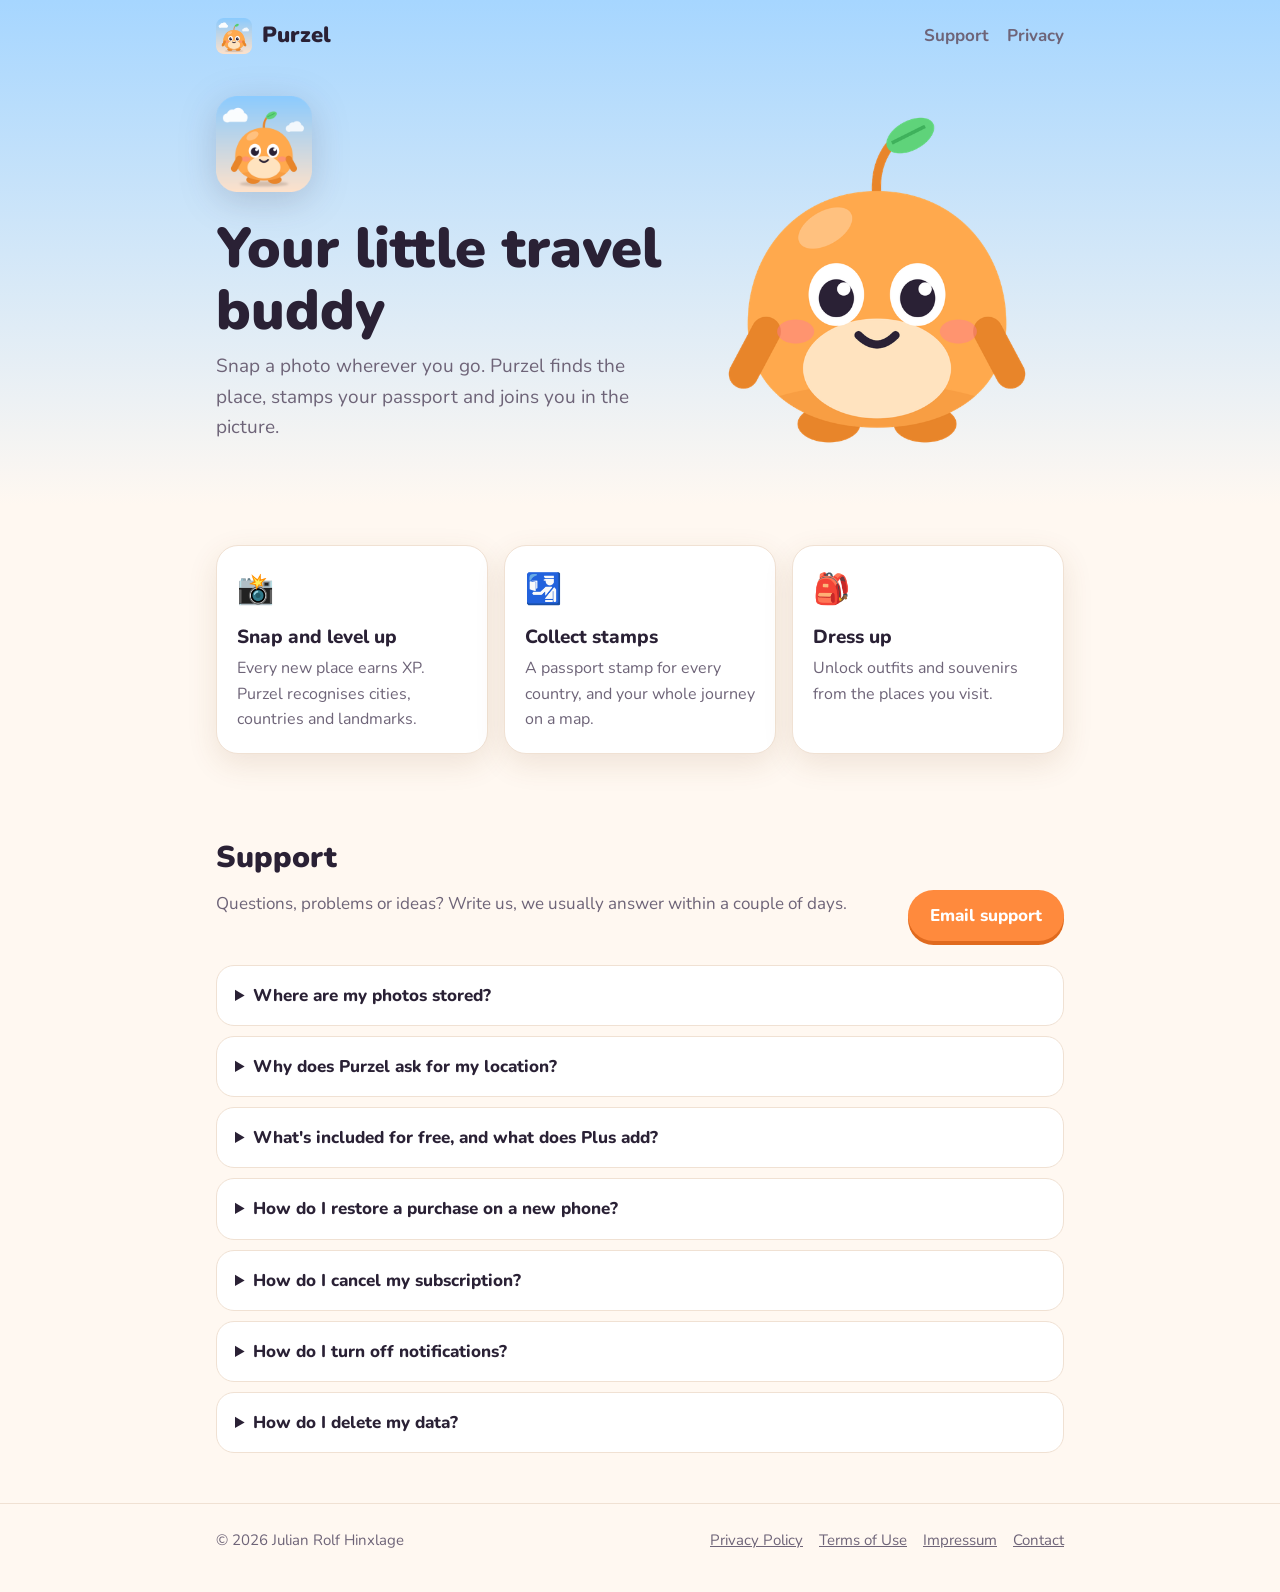
<file: index.html>
<!doctype html>
<html lang="en">
  <head>
    <meta charset="utf-8" />
    <meta name="viewport" content="width=device-width, initial-scale=1" />
    <title>Purzel: Your Travel Buddy</title>
    <meta name="description" content="Purzel is a little travel companion that joins your trips, collects passport stamps and keeps your travel photos on your phone." />
    <link rel="icon" href="favicon.ico" sizes="any" />
    <link rel="icon" type="image/png" href="favicon.png" />
    <link rel="apple-touch-icon" href="apple-touch-icon.png" />
    <link rel="preconnect" href="https://fonts.googleapis.com" />
    <link rel="preconnect" href="https://fonts.gstatic.com" crossorigin />
    <link href="https://fonts.googleapis.com/css2?family=Nunito:wght@600;700;800;900&display=swap" rel="stylesheet" />
    <link rel="stylesheet" href="style.css" />
  </head>
  <body>
    <div class="hero">
      <div class="wrap">
        <header class="site-header">
          <a class="brand" href="index.html"><img src="assets/icon.png" alt="" />Purzel</a>
          <nav>
            <a href="#support">Support</a>
            <a href="privacy.html">Privacy</a>
          </nav>
        </header>

        <div class="hero-body">
          <div>
            <img class="hero-icon" src="assets/icon.png" alt="Purzel app icon" />
            <h1>Your little travel buddy</h1>
            <p>Snap a photo wherever you go. Purzel finds the place, stamps your passport and joins you in the picture.</p>
          </div>
          <img class="hero-mascot" src="assets/purzel.png" alt="Purzel, a round orange companion with a leaf on top" />
        </div>
      </div>
    </div>

    <main class="wrap">
      <section>
        <div class="features">
          <div class="card">
            <div class="emoji">📸</div>
            <h3>Snap and level up</h3>
            <p>Every new place earns XP. Purzel recognises cities, countries and landmarks.</p>
          </div>
          <div class="card">
            <div class="emoji">🛂</div>
            <h3>Collect stamps</h3>
            <p>A passport stamp for every country, and your whole journey on a map.</p>
          </div>
          <div class="card">
            <div class="emoji">🎒</div>
            <h3>Dress up</h3>
            <p>Unlock outfits and souvenirs from the places you visit.</p>
          </div>
        </div>
      </section>

      <section id="support">
        <h2>Support</h2>
        <div class="contact">
          <p class="lead">Questions, problems or ideas? Write us, we usually answer within a couple of days.</p>
          <a class="button" href="mailto:hinxlage.solutions@gmail.com?subject=Purzel%20support">Email support</a>
        </div>

        <details>
          <summary>Where are my photos stored?</summary>
          <p>Only on your iPhone. Purzel has no account and no cloud, so your photos, journey and companion never leave your device. Deleting the app also deletes them, so keep the originals in your photo library.</p>
        </details>

        <details>
          <summary>Why does Purzel ask for my location?</summary>
          <p>To find out where a photo was taken: the city, the country and nearby landmarks. Location is only used while you take a photo, never in the background. You can also say no and enter the place yourself.</p>
        </details>

        <details>
          <summary>What's included for free, and what does Plus add?</summary>
          <p>The free plan includes 20 photos with all features. Purzel Plus makes photos unlimited, as a yearly or monthly subscription or a one-time lifetime purchase.</p>
        </details>

        <details>
          <summary>How do I restore a purchase on a new phone?</summary>
          <p>Open <strong>Settings → Plan → Upgrade to Plus</strong> in Purzel and tap <strong>Restore purchases</strong> at the bottom. Make sure you're signed in with the same Apple ID you bought Plus with.</p>
        </details>

        <details>
          <summary>How do I cancel my subscription?</summary>
          <p>Subscriptions are managed by Apple. In Purzel, tap <strong>Settings → Manage subscription</strong>, or open the iPhone <strong>Settings app → your name → Subscriptions</strong>. Plus stays active until the end of the period you paid for.</p>
        </details>

        <details>
          <summary>How do I turn off notifications?</summary>
          <p>In Purzel, go to <strong>Settings → Notifications</strong>. You can switch off trip recaps and memories separately, or all notifications at once.</p>
        </details>

        <details>
          <summary>How do I delete my data?</summary>
          <p>Use <strong>Settings → Reset all data</strong> in Purzel, or delete the app. To have anonymous usage statistics deleted as well, email us and we'll take care of it. See the <a href="privacy.html">privacy policy</a> for details.</p>
        </details>
      </section>
    </main>

    <footer class="site-footer">
      <div class="wrap">
        <span>© 2026 Julian Rolf Hinxlage</span>
        <nav>
          <a href="privacy.html">Privacy Policy</a>
          <a href="https://www.apple.com/legal/internet-services/itunes/dev/stdeula/">Terms of Use</a>
          <a href="impressum.html">Impressum</a>
          <a href="mailto:hinxlage.solutions@gmail.com">Contact</a>
        </nav>
      </div>
    </footer>
  </body>
</html>
</file>
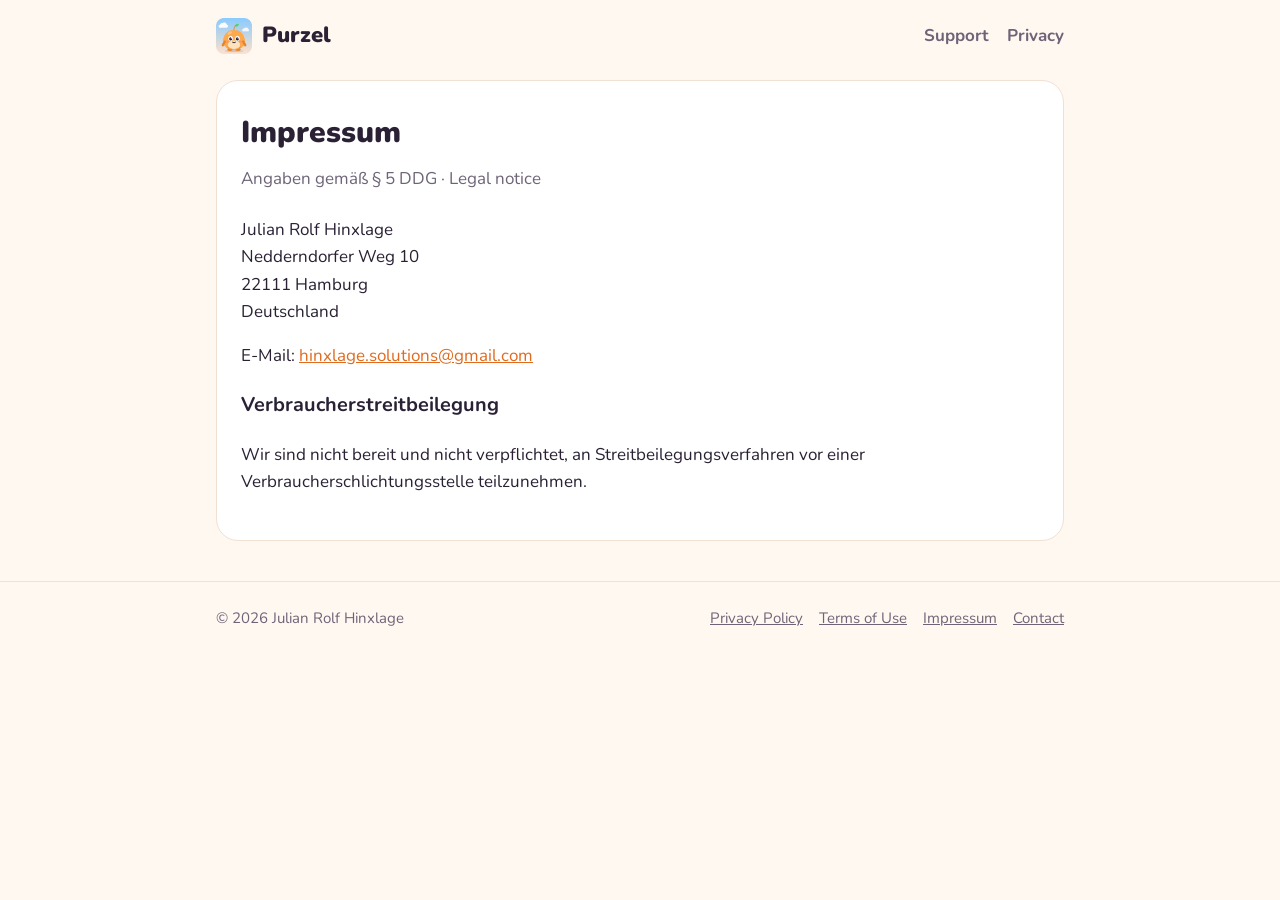
<file: impressum.html>
<!doctype html>
<html lang="de">
  <head>
    <meta charset="utf-8" />
    <meta name="viewport" content="width=device-width, initial-scale=1" />
    <title>Impressum · Purzel</title>
    <meta name="robots" content="noindex" />
    <link rel="icon" href="favicon.ico" sizes="any" />
    <link rel="icon" type="image/png" href="favicon.png" />
    <link rel="apple-touch-icon" href="apple-touch-icon.png" />
    <link rel="preconnect" href="https://fonts.googleapis.com" />
    <link rel="preconnect" href="https://fonts.gstatic.com" crossorigin />
    <link href="https://fonts.googleapis.com/css2?family=Nunito:wght@600;700;800;900&display=swap" rel="stylesheet" />
    <link rel="stylesheet" href="style.css" />
  </head>
  <body>
    <div class="wrap">
      <header class="site-header">
        <a class="brand" href="index.html"><img src="assets/icon.png" alt="" />Purzel</a>
        <nav>
          <a href="index.html#support">Support</a>
          <a href="privacy.html">Privacy</a>
        </nav>
      </header>

      <main class="doc">
        <h2>Impressum</h2>
        <p class="lead">Angaben gemäß § 5 DDG · Legal notice</p>

        <p>
          Julian Rolf Hinxlage<br />
          Nedderndorfer Weg 10<br />
          22111 Hamburg<br />
          Deutschland
        </p>

        <p>
          E-Mail: <a href="mailto:hinxlage.solutions@gmail.com">hinxlage.solutions@gmail.com</a>
        </p>

        <h3>Verbraucherstreitbeilegung</h3>
        <p>Wir sind nicht bereit und nicht verpflichtet, an Streitbeilegungsverfahren vor einer Verbraucherschlichtungsstelle teilzunehmen.</p>
      </main>
    </div>

    <footer class="site-footer">
      <div class="wrap">
        <span>© 2026 Julian Rolf Hinxlage</span>
        <nav>
          <a href="privacy.html">Privacy Policy</a>
          <a href="https://www.apple.com/legal/internet-services/itunes/dev/stdeula/">Terms of Use</a>
          <a href="impressum.html">Impressum</a>
          <a href="mailto:hinxlage.solutions@gmail.com">Contact</a>
        </nav>
      </div>
    </footer>
  </body>
</html>
</file>
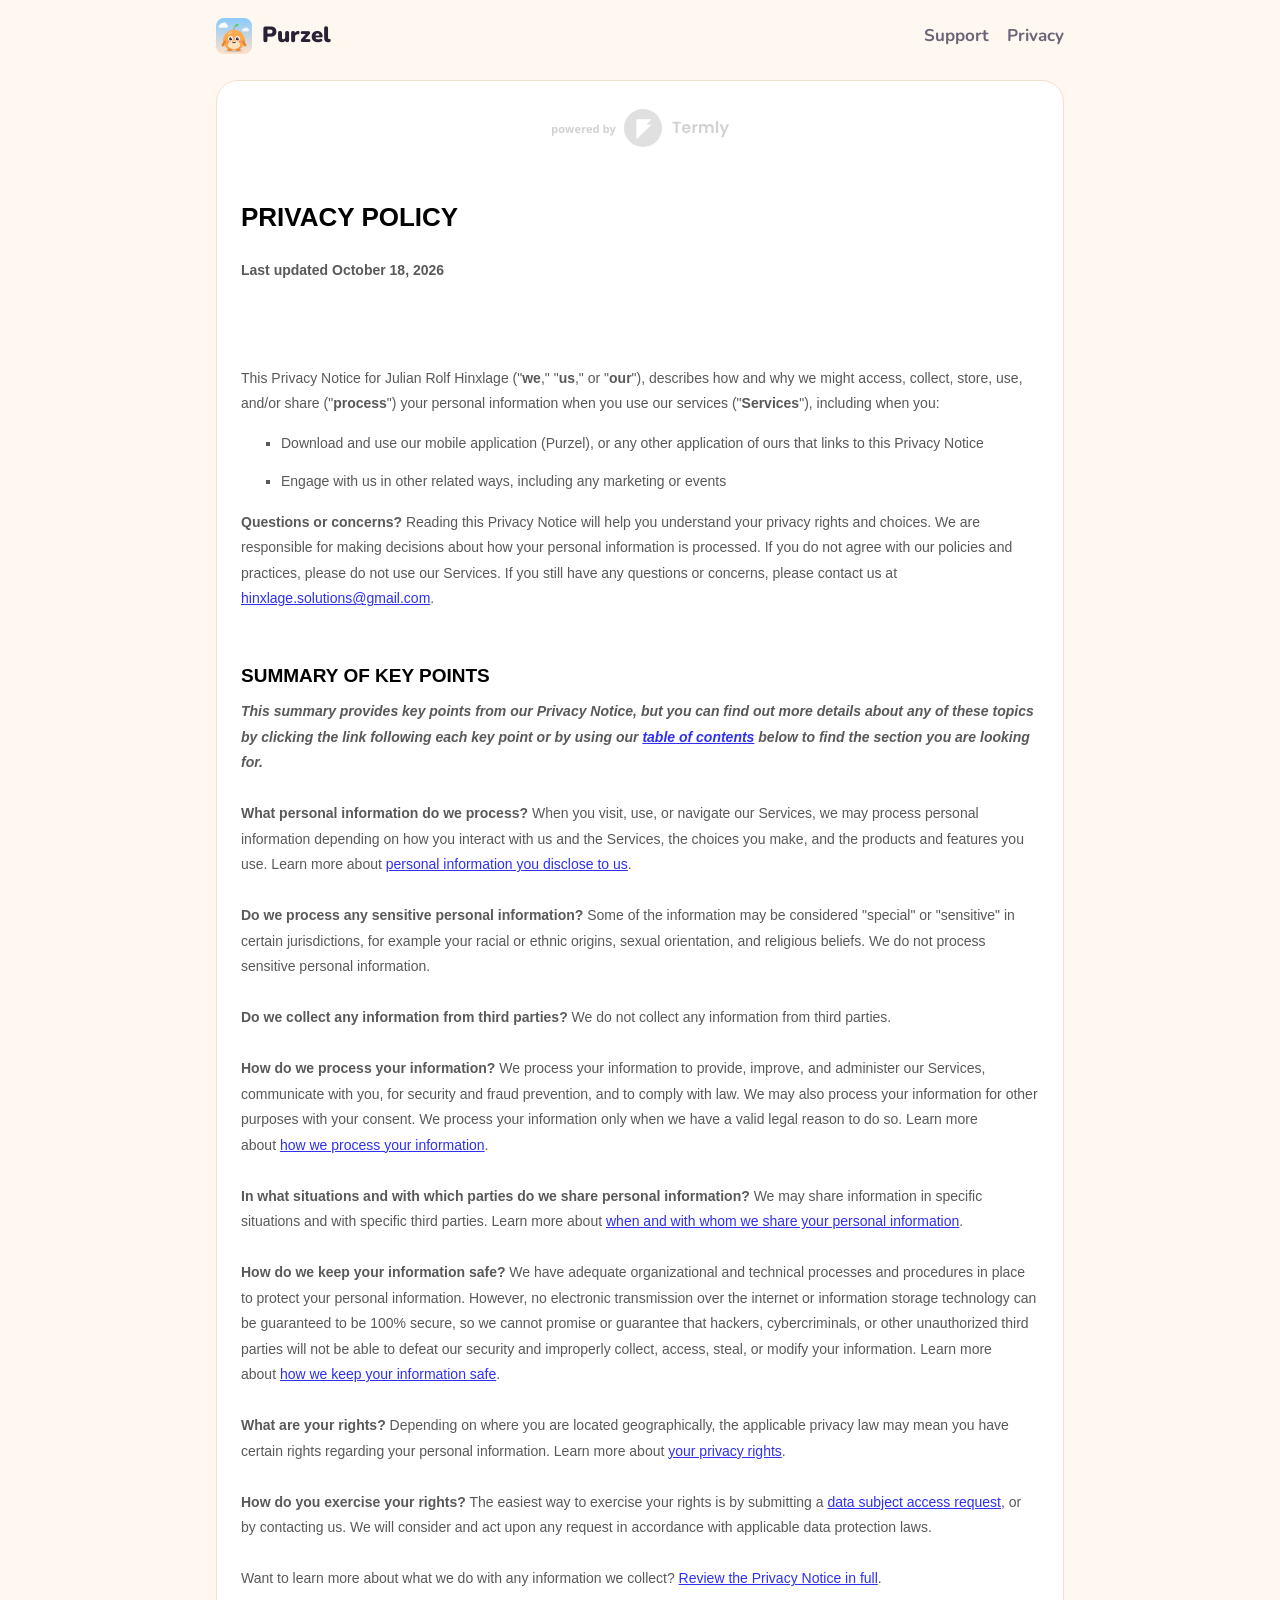
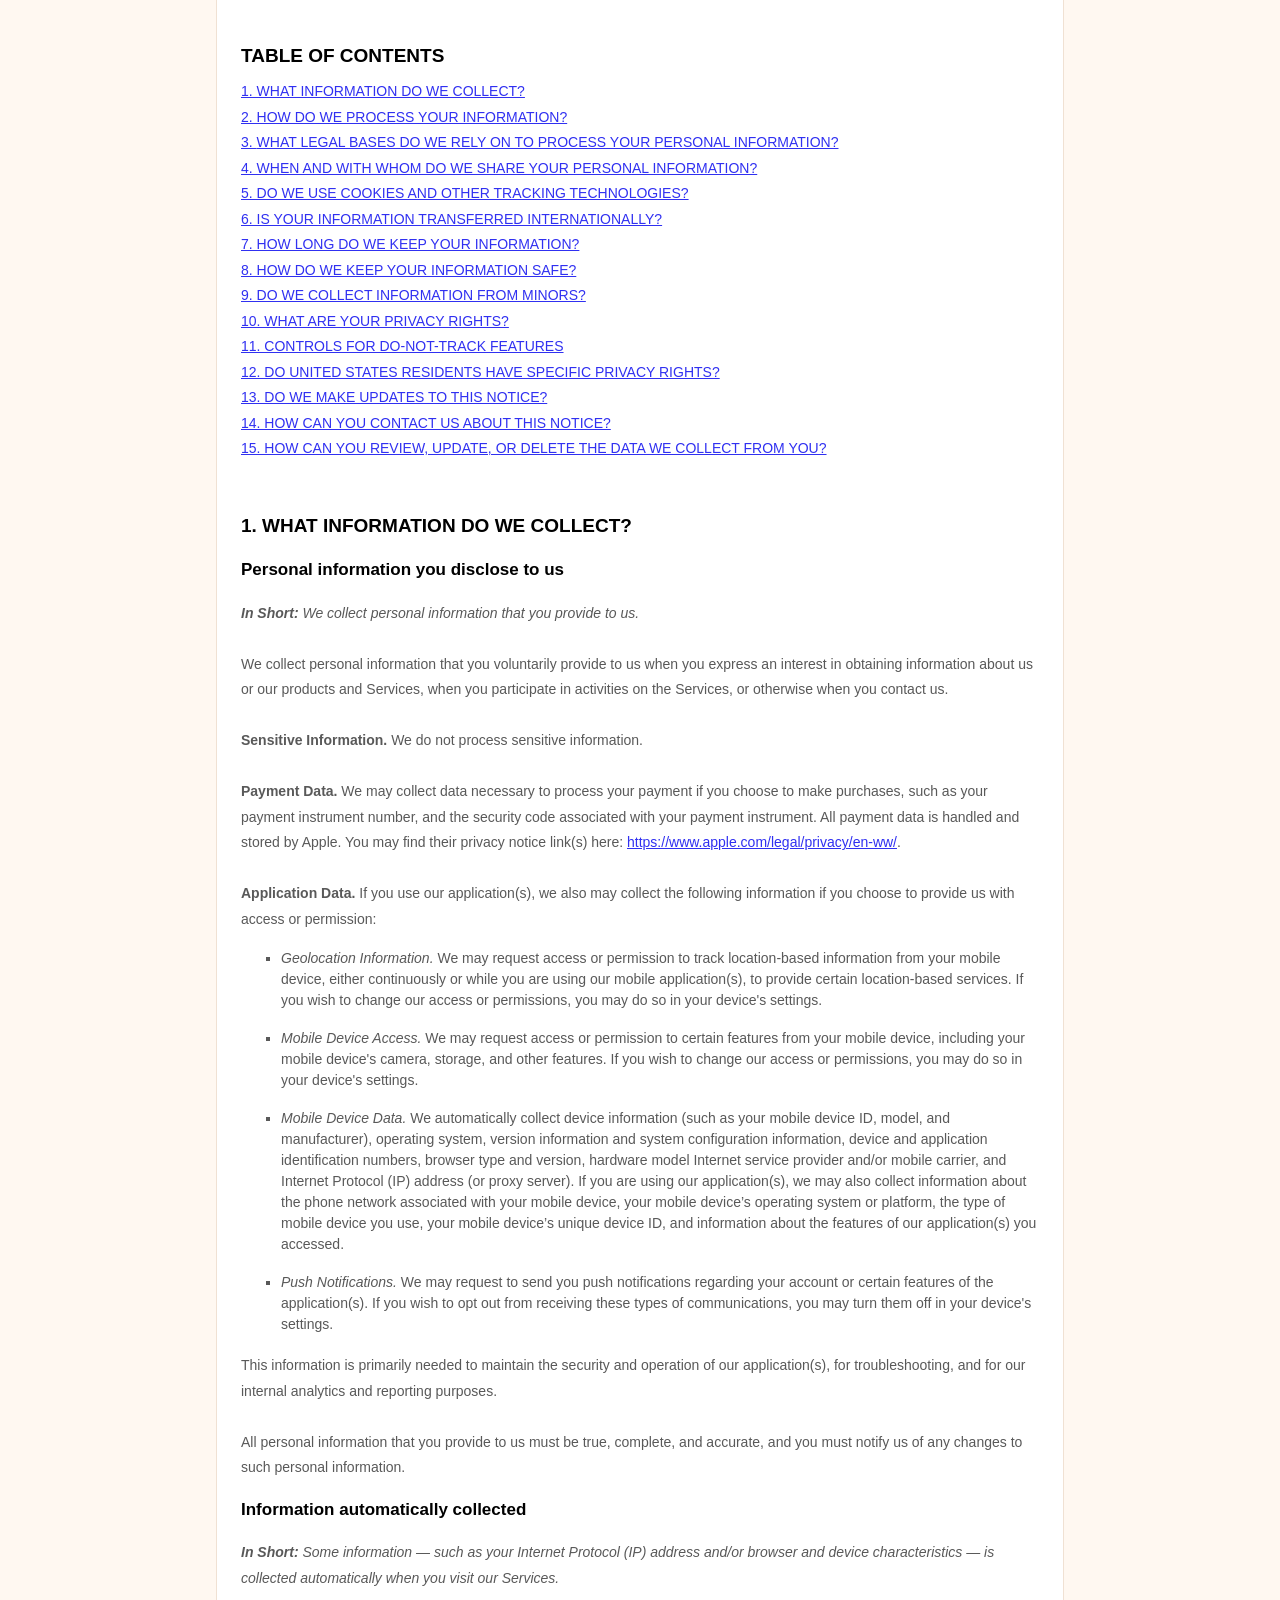
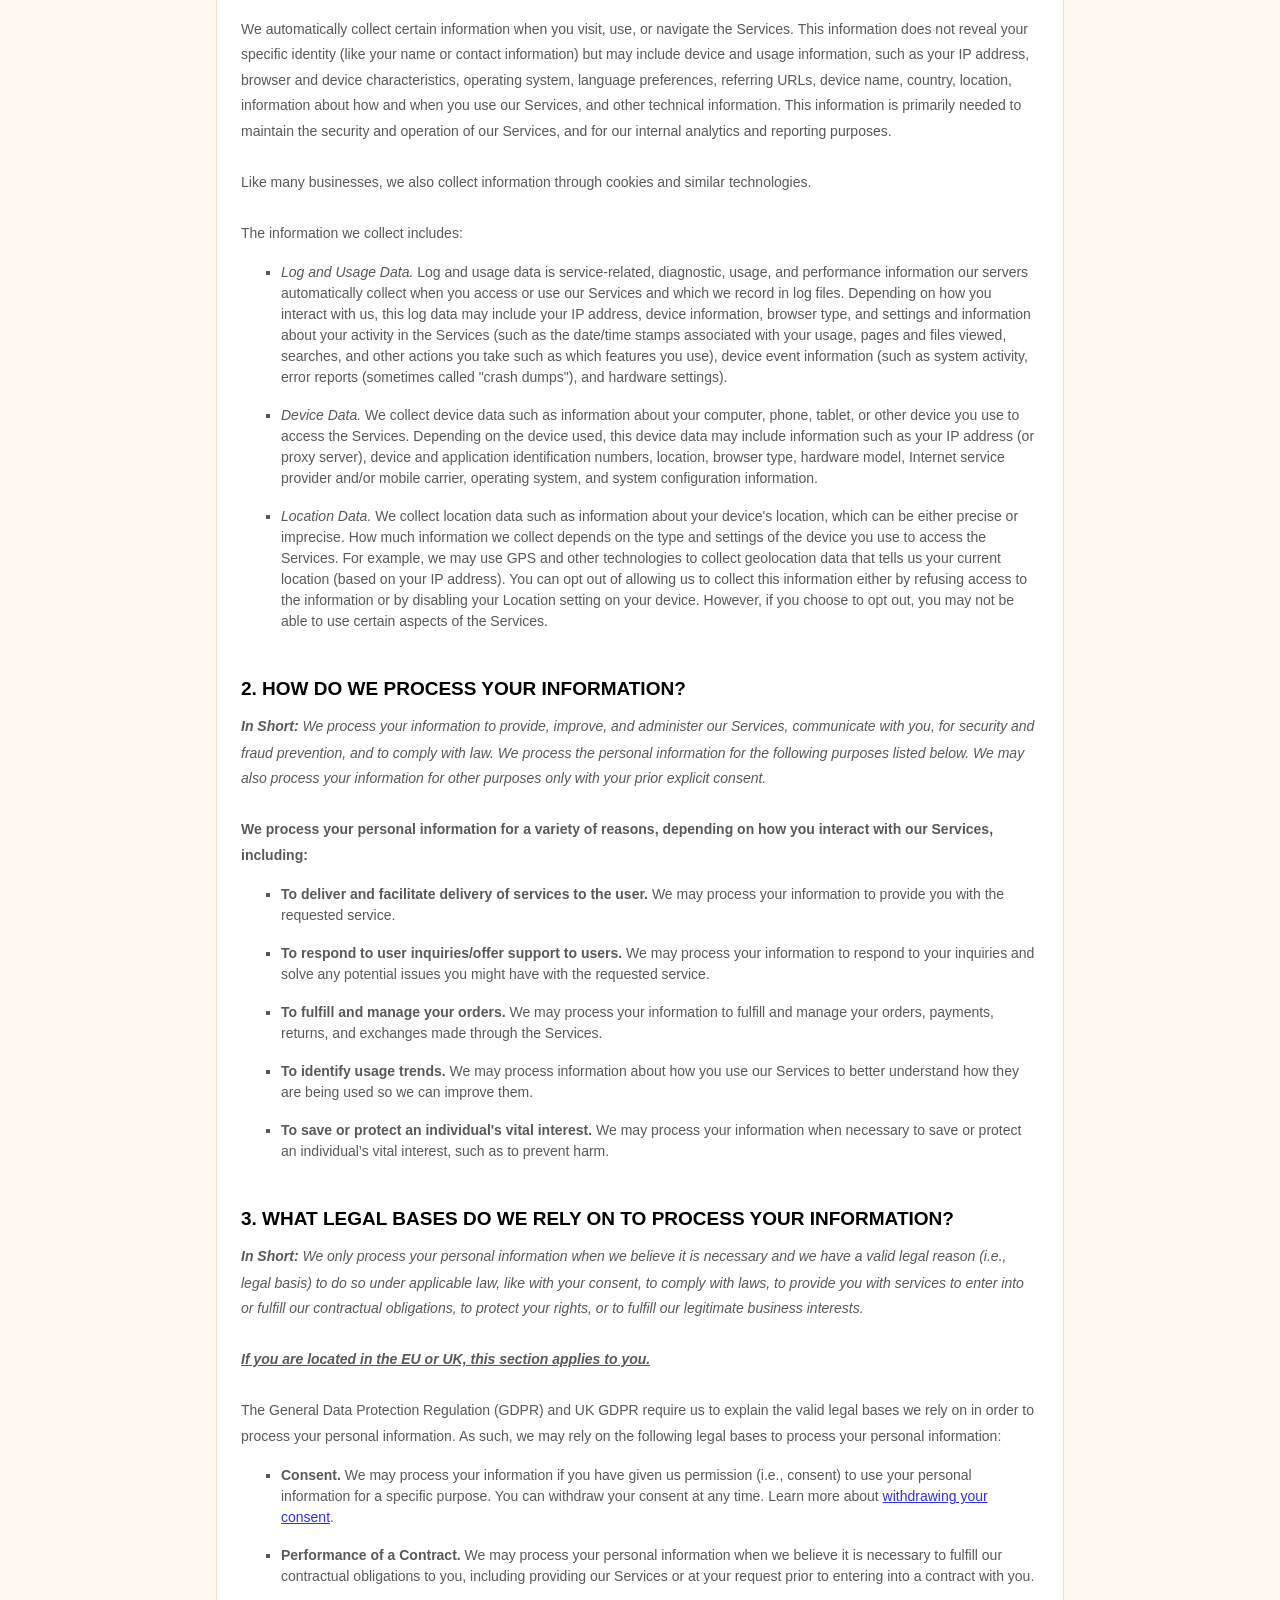
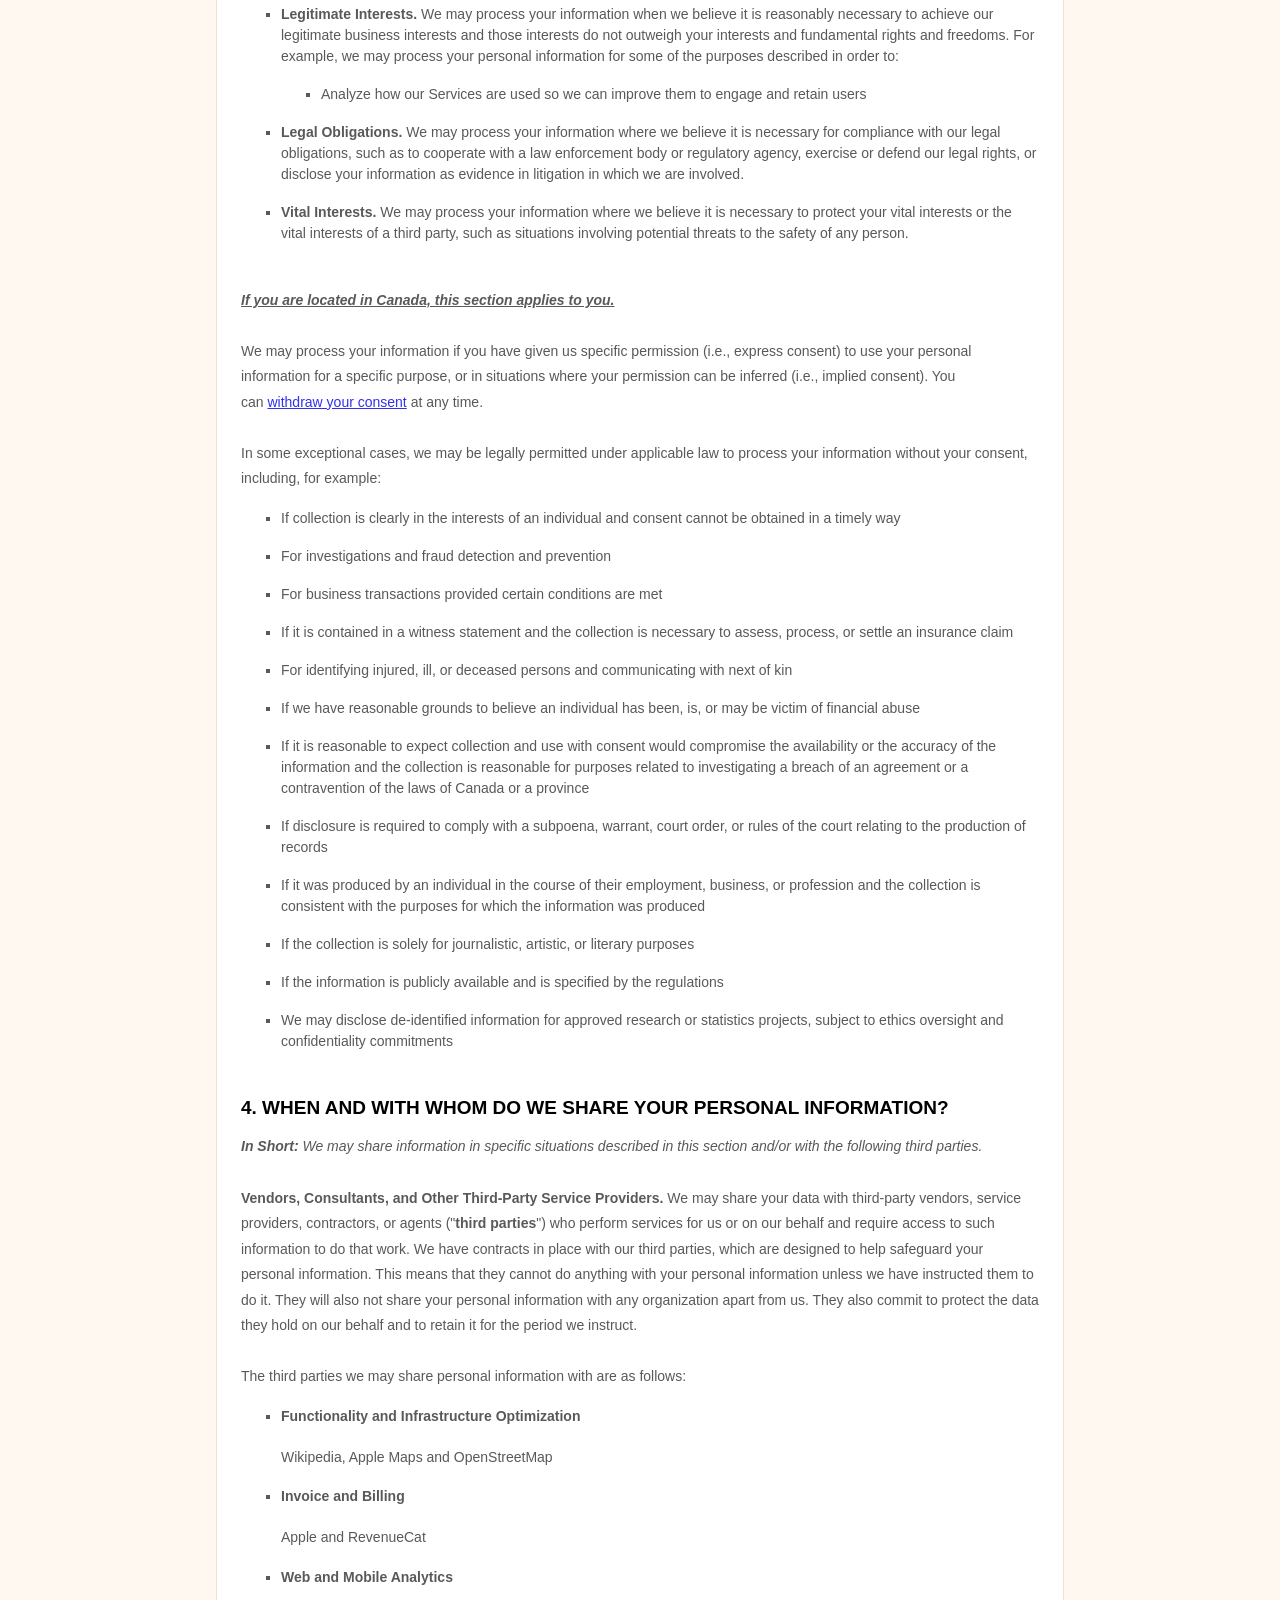
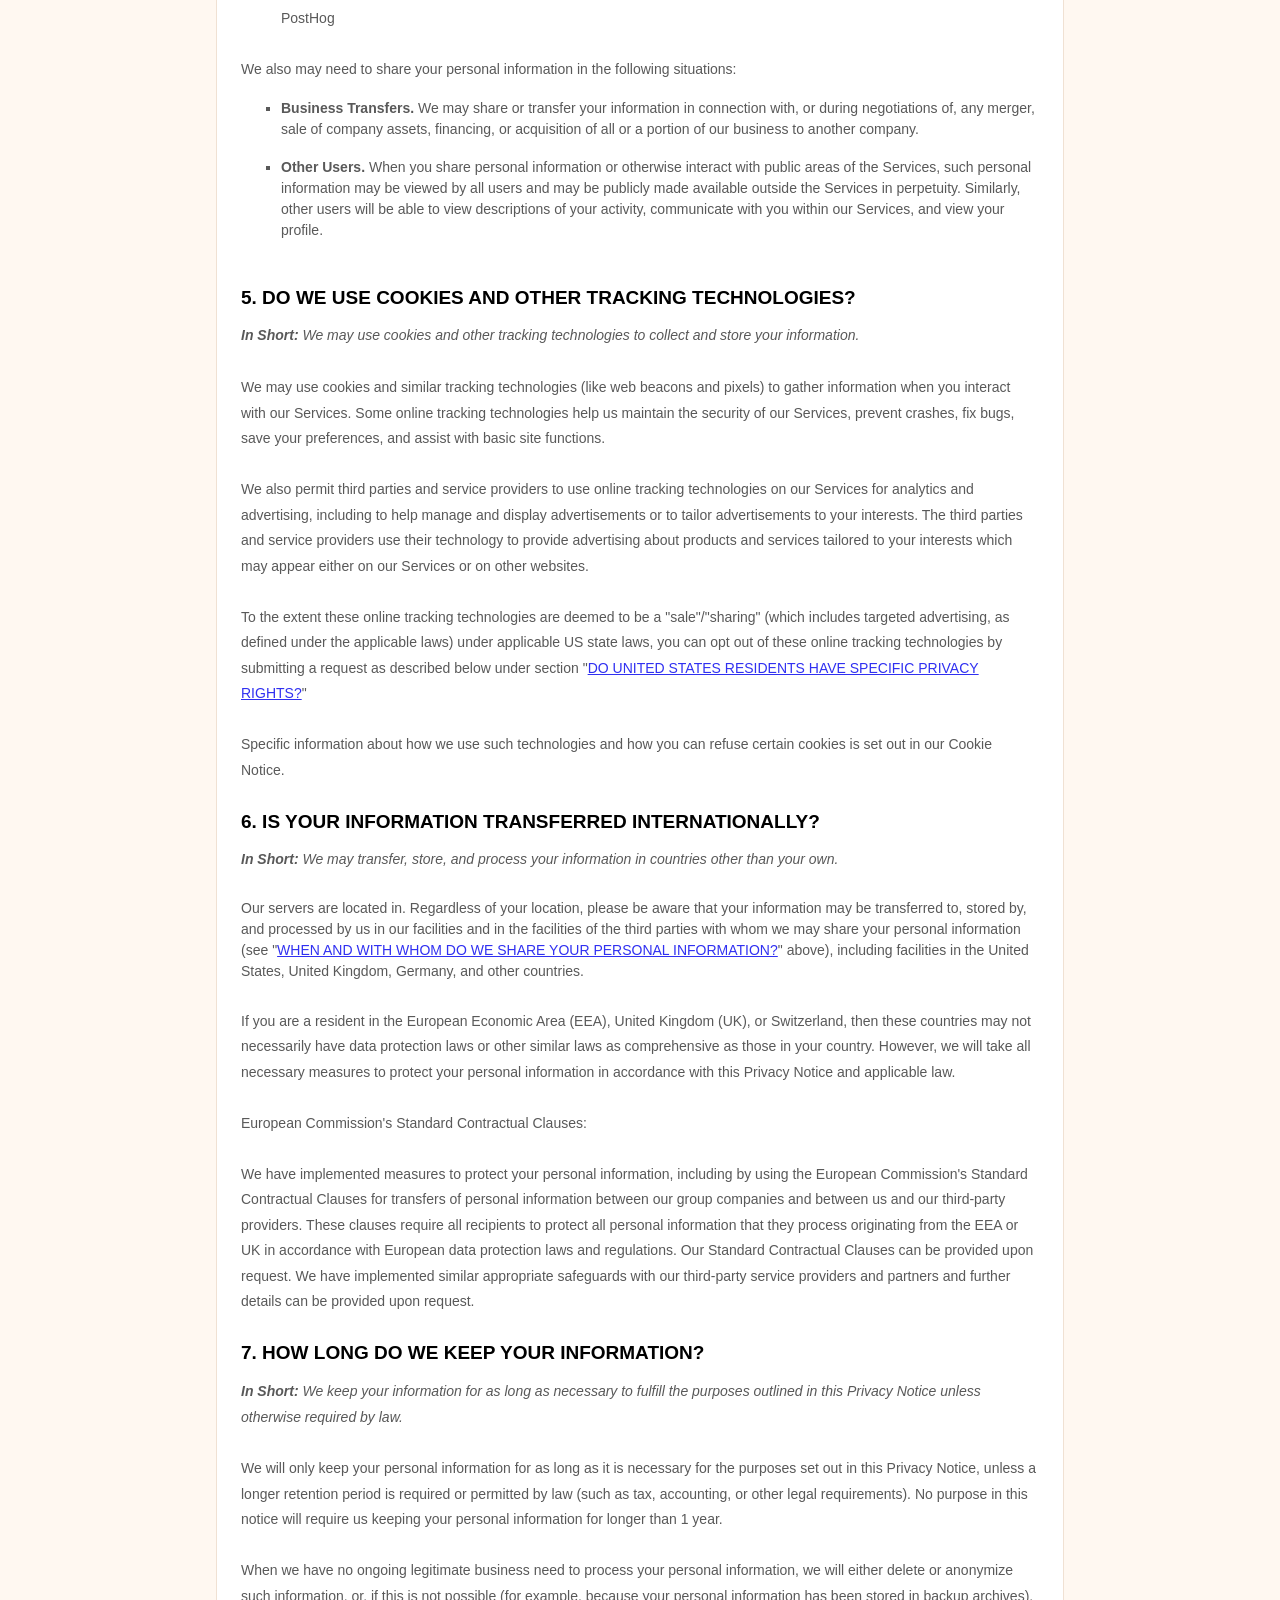
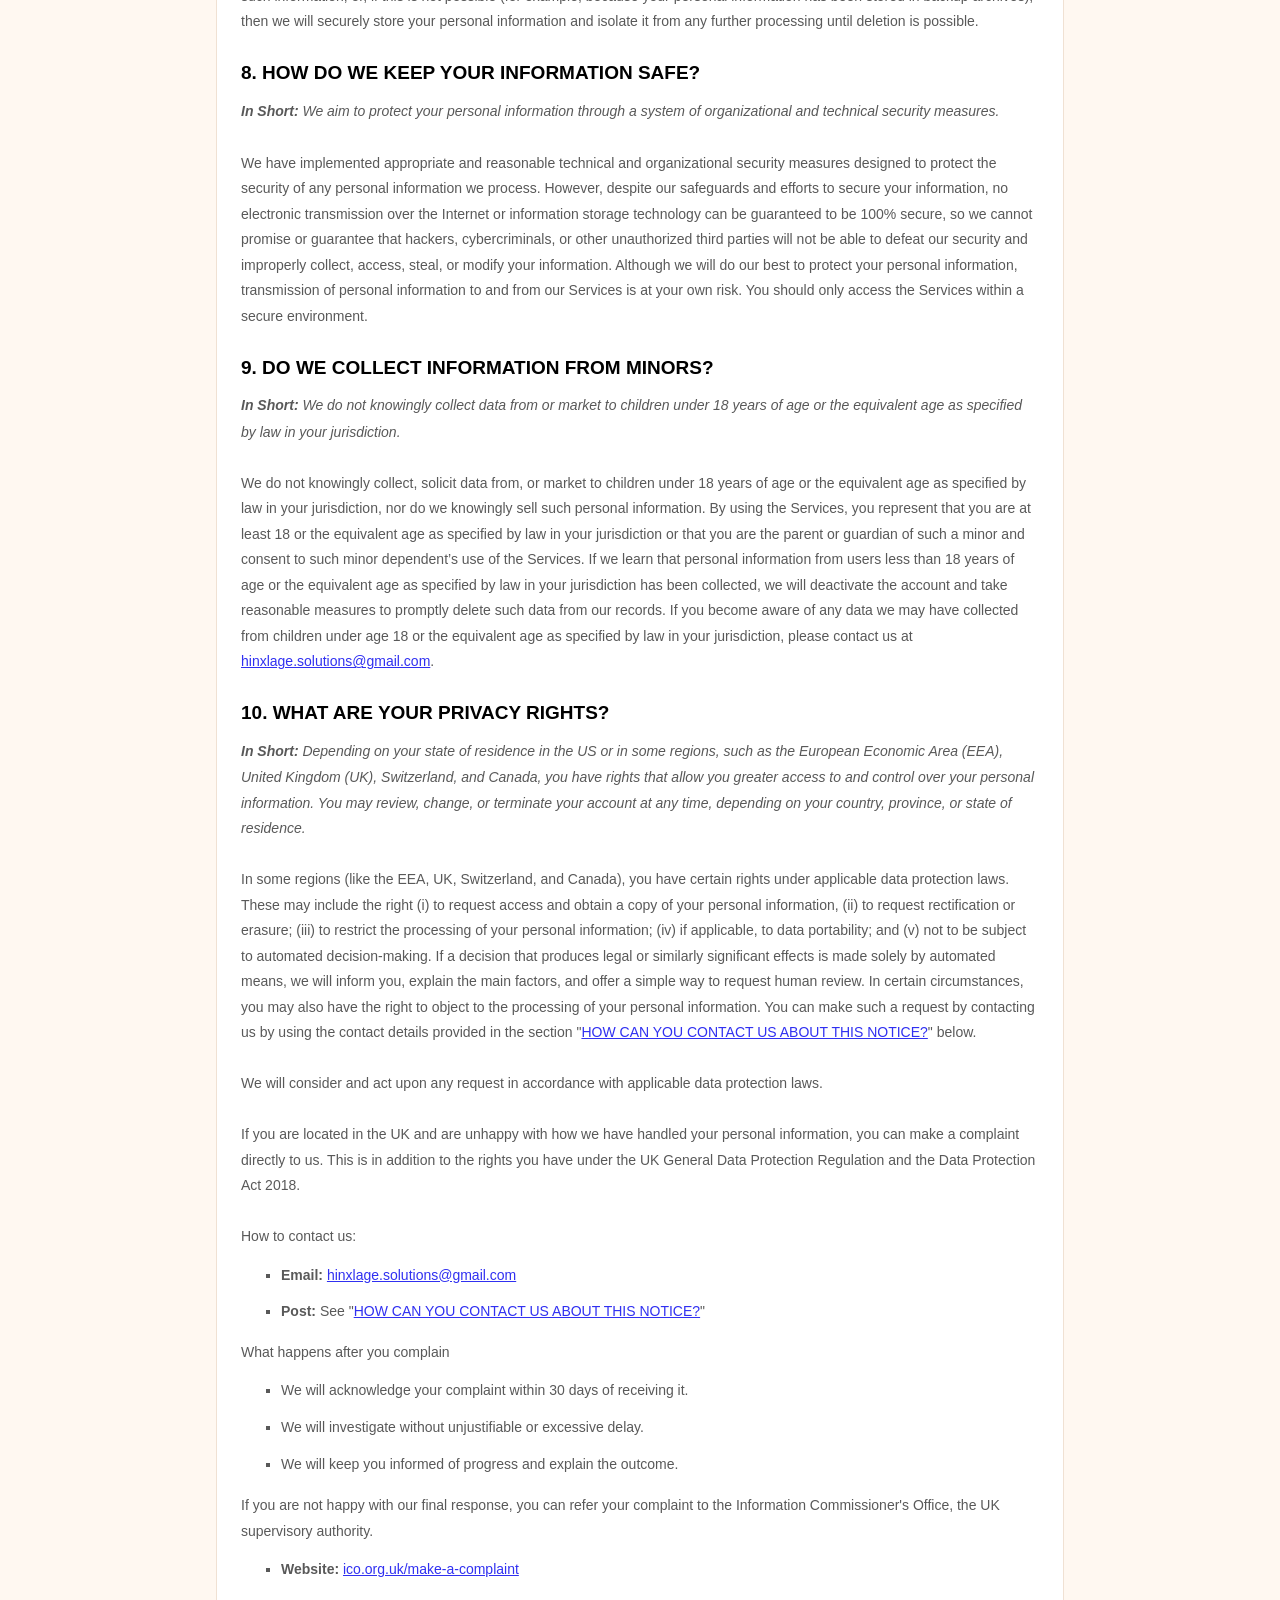
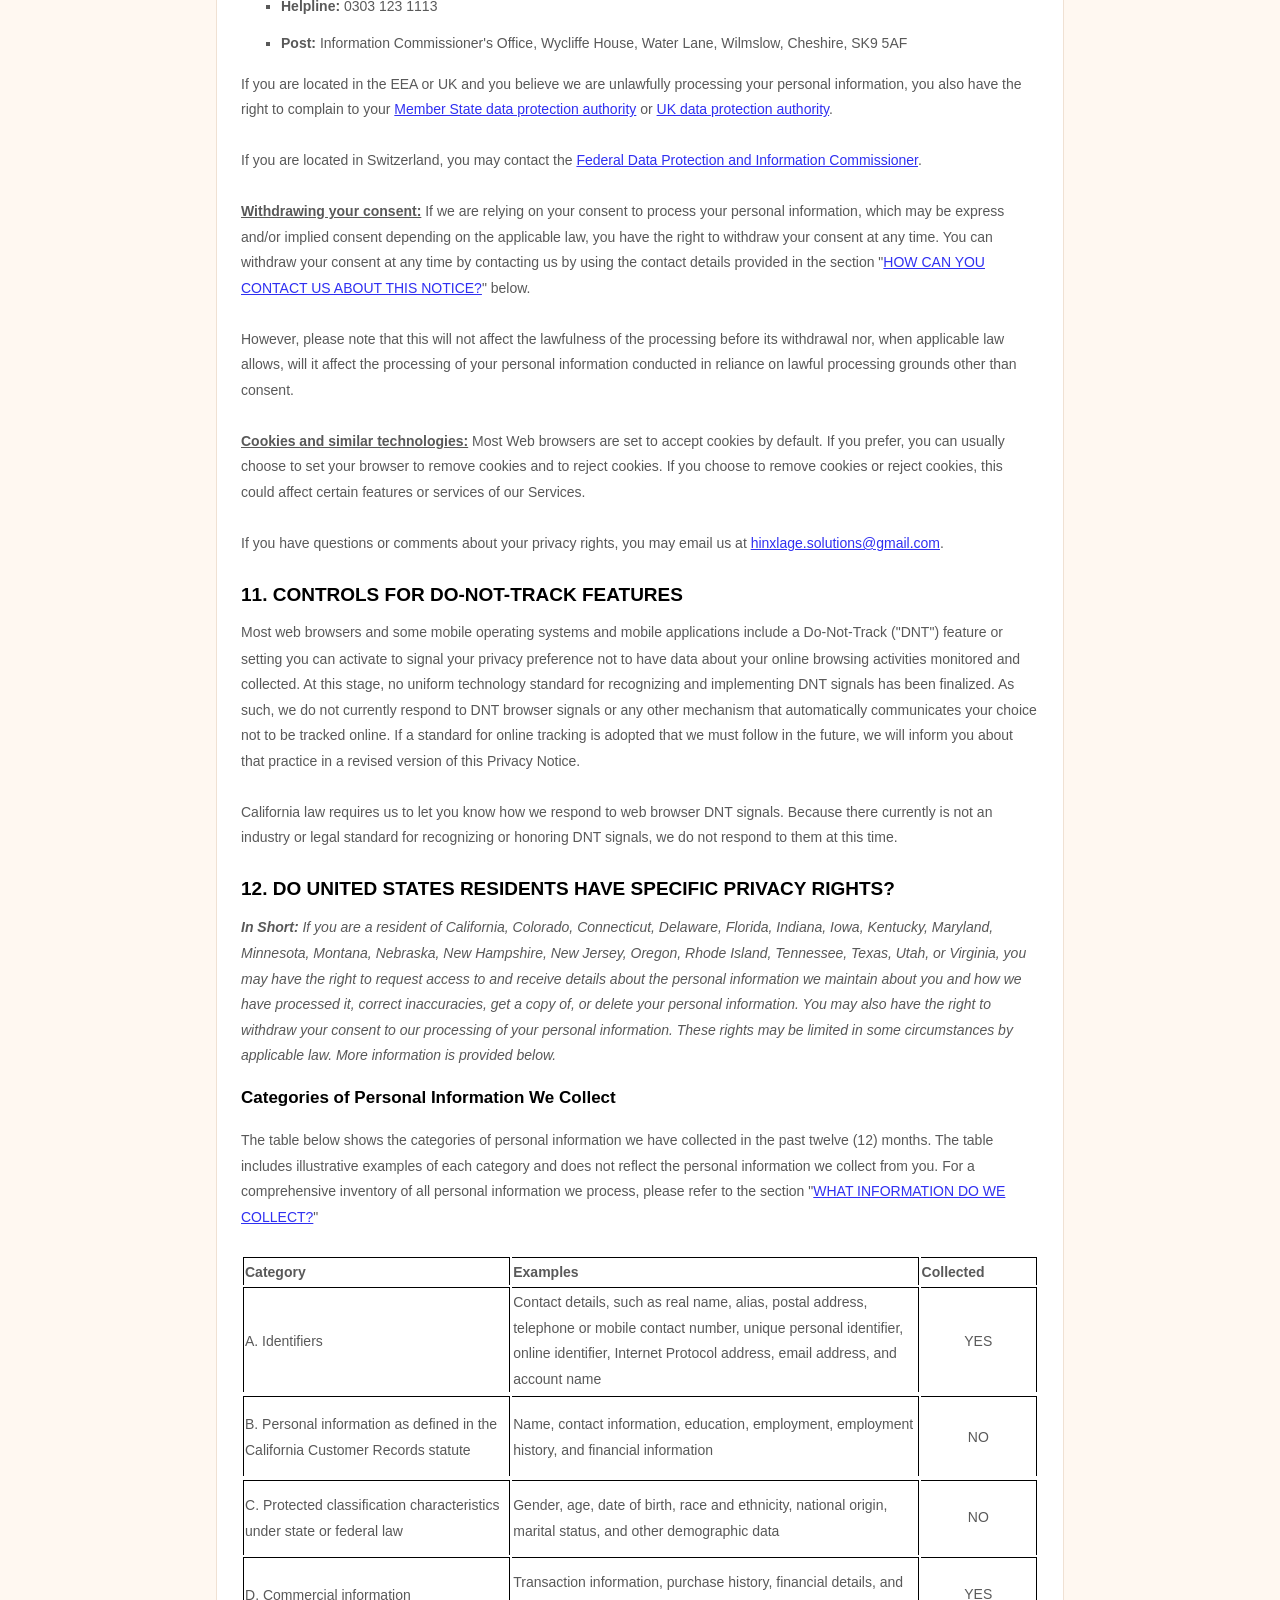
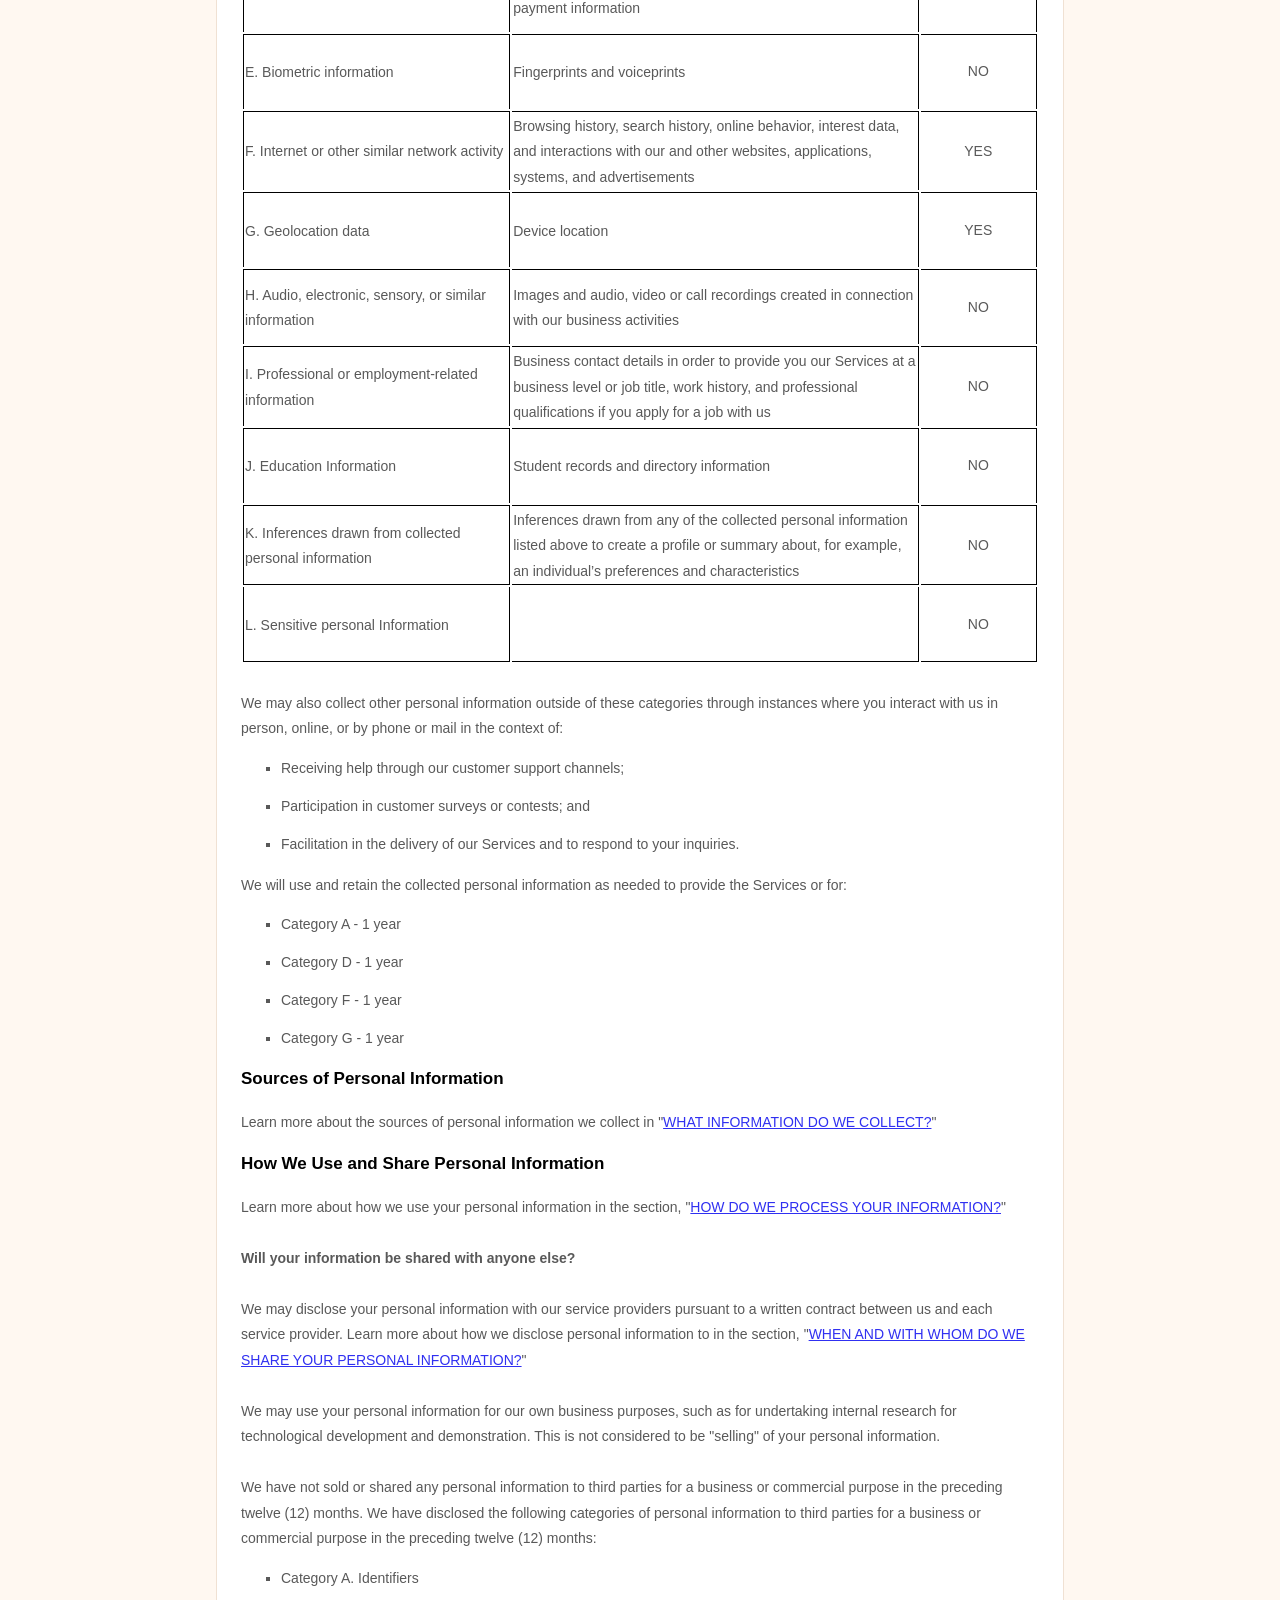
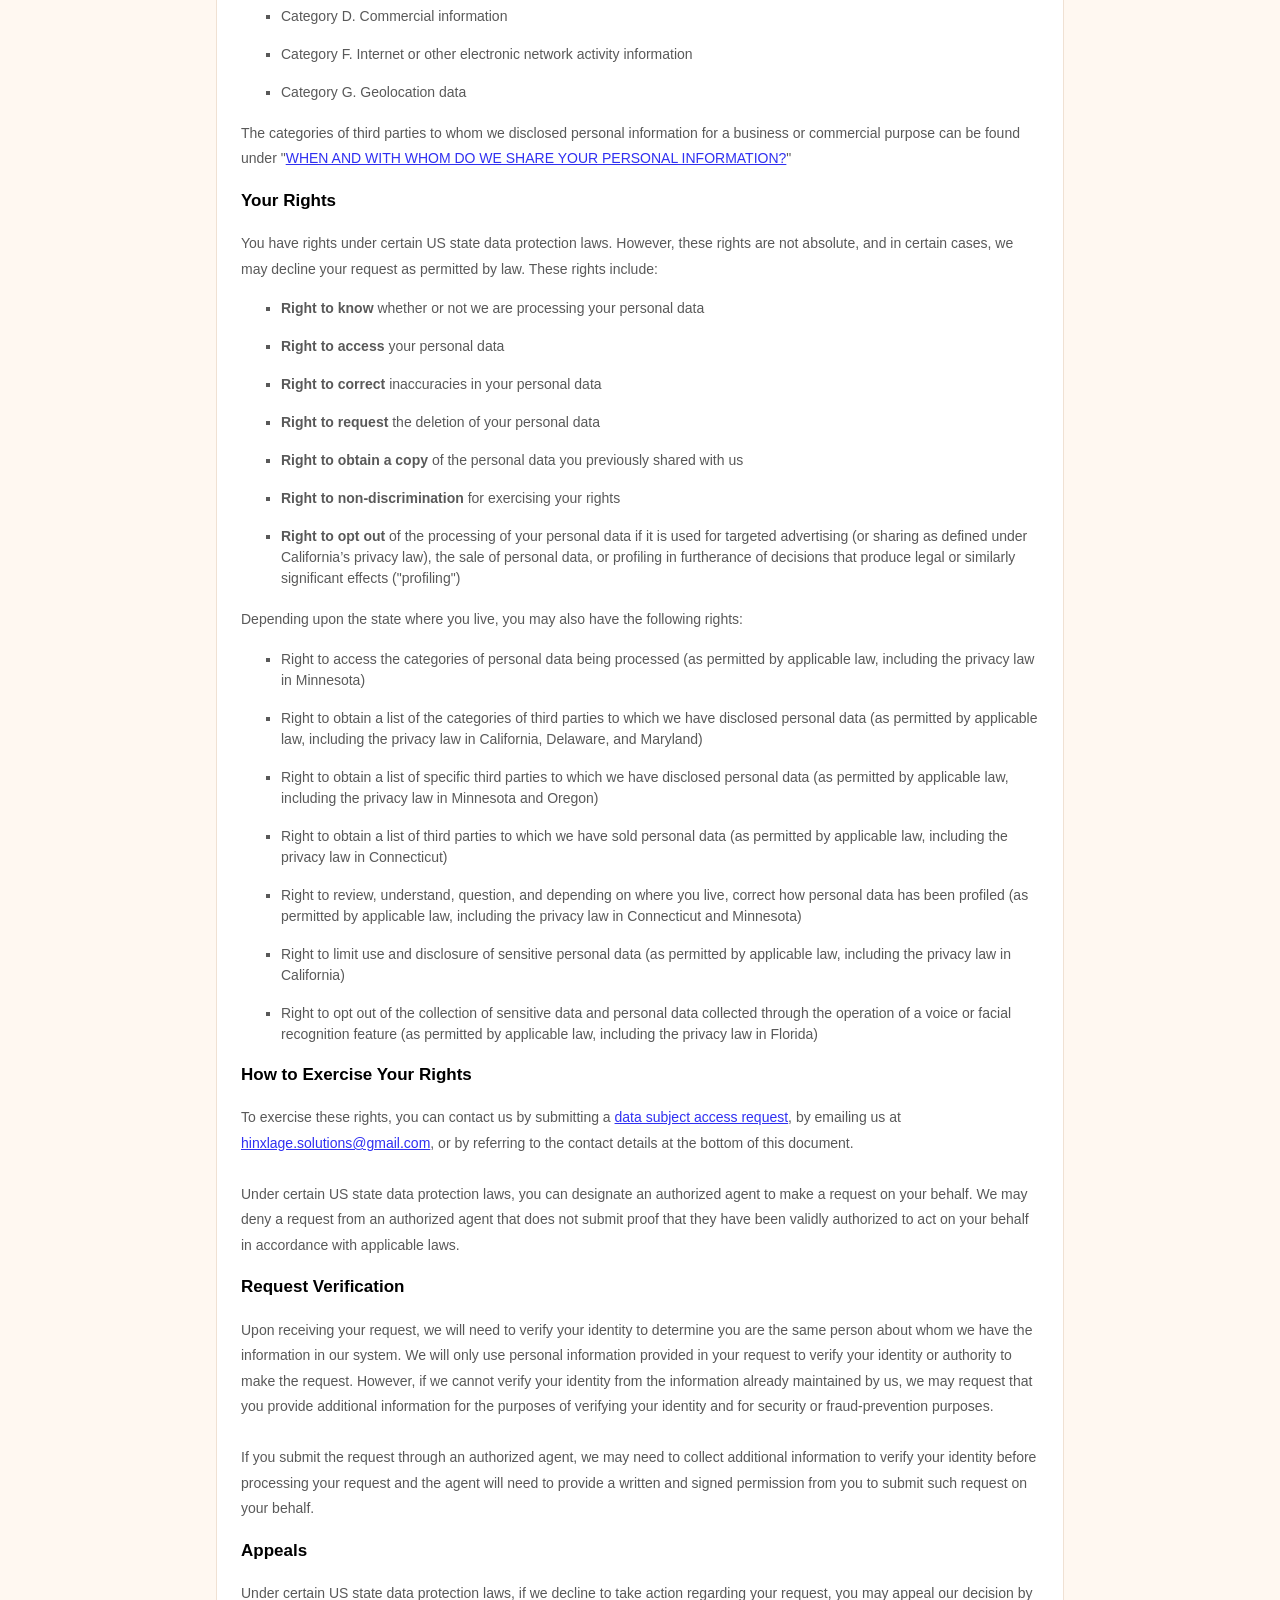
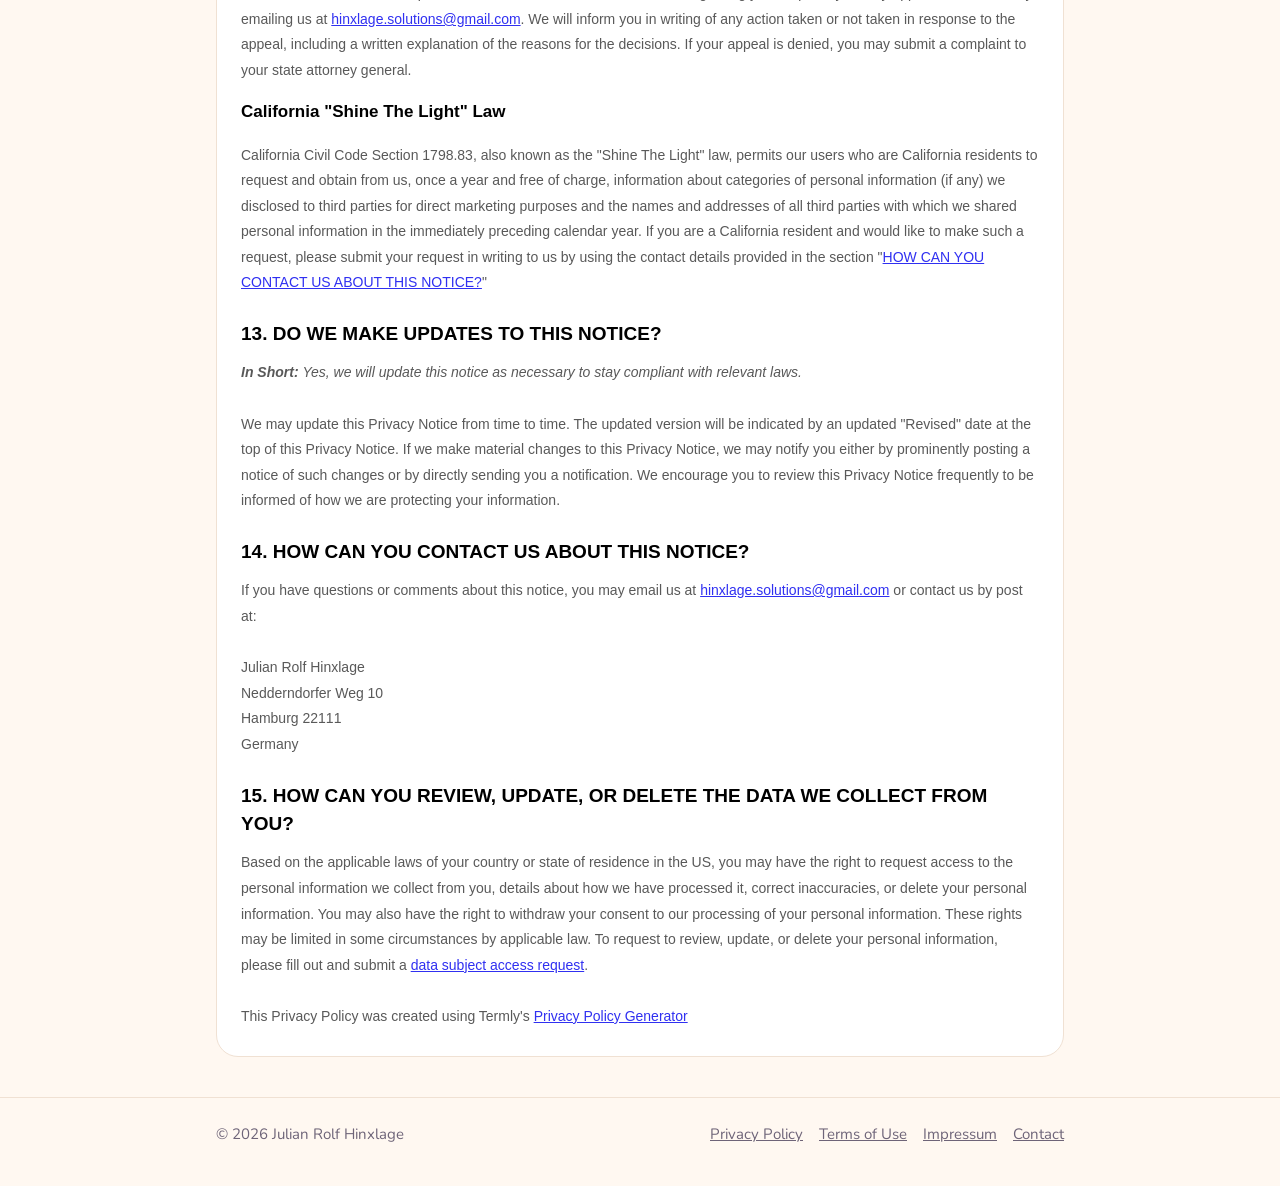
<file: privacy.html>
<!doctype html>
<html lang="en">
  <head>
    <meta charset="utf-8" />
    <meta name="viewport" content="width=device-width, initial-scale=1" />
    <title>Privacy Policy · Purzel</title>
    <meta name="description" content="How Purzel handles your data." />
    <link rel="icon" href="favicon.ico" sizes="any" />
    <link rel="icon" type="image/png" href="favicon.png" />
    <link rel="apple-touch-icon" href="apple-touch-icon.png" />
    <link rel="preconnect" href="https://fonts.googleapis.com" />
    <link rel="preconnect" href="https://fonts.gstatic.com" crossorigin />
    <link href="https://fonts.googleapis.com/css2?family=Nunito:wght@600;700;800;900&display=swap" rel="stylesheet" />
    <link rel="stylesheet" href="style.css" />
  </head>
  <body>
    <div class="wrap">
      <header class="site-header">
        <a class="brand" href="index.html"><img src="assets/icon.png" alt="" />Purzel</a>
        <nav>
          <a href="index.html#support">Support</a>
          <a href="privacy.html">Privacy</a>
        </nav>
      </header>
      <main class="doc policy">
<style>
  [data-custom-class='body'], [data-custom-class='body'] * {
          background: transparent !important;
        }
[data-custom-class='title'], [data-custom-class='title'] * {
          font-family: Arial !important;
font-size: 26px !important;
color: #000000 !important;
        }
[data-custom-class='subtitle'], [data-custom-class='subtitle'] * {
          font-family: Arial !important;
color: #595959 !important;
font-size: 14px !important;
        }
[data-custom-class='heading_1'], [data-custom-class='heading_1'] * {
          font-family: Arial !important;
font-size: 19px !important;
color: #000000 !important;
        }
[data-custom-class='heading_2'], [data-custom-class='heading_2'] * {
          font-family: Arial !important;
font-size: 17px !important;
color: #000000 !important;
        }
[data-custom-class='body_text'], [data-custom-class='body_text'] * {
          color: #595959 !important;
font-size: 14px !important;
font-family: Arial !important;
        }
[data-custom-class='link'], [data-custom-class='link'] * {
          color: #3030F1 !important;
font-size: 14px !important;
font-family: Arial !important;
word-break: break-word !important;
        }
</style>
      <span style="display: block;margin: 0 auto 3.125rem;width: 11.125rem;height: 2.375rem;background: url([data-uri]) center no-repeat;"></span>

      <div data-custom-class="body">
      <div><strong><span style="font-size: 26px;"><span data-custom-class="title"><bdt class="block-component"></bdt><bdt class="question"><h1>PRIVACY POLICY</h1></bdt><bdt class="statement-end-if-in-editor"></bdt></span></span></strong></div><div><span style="color: rgb(127, 127, 127);"><strong><span style="font-size: 15px;"><span data-custom-class="subtitle">Last updated <bdt class="question">October 18, 2026</bdt></span></span></strong></span></div><div><br></div><div><br></div><div><br></div><div style="line-height: 1.5;"><span style="color: rgb(127, 127, 127);"><span style="color: rgb(89, 89, 89); font-size: 15px;"><span data-custom-class="body_text">This Privacy Notice for <bdt class="question noTranslate">Julian Rolf Hinxlage</bdt><bdt class="block-component"></bdt></bdt> (<bdt class="block-component"></bdt>"<strong>we</strong>," "<strong>us</strong>," or "<strong>our</strong>"<bdt class="statement-end-if-in-editor"></bdt></span><span data-custom-class="body_text">), describes how and why we might access, collect, store, use, and/or share (<bdt class="block-component"></bdt>"<strong>process</strong>"<bdt class="statement-end-if-in-editor"></bdt>) your personal information when you use our services (<bdt class="block-component"></bdt>"<strong>Services</strong>"<bdt class="statement-end-if-in-editor"></bdt>), including when you:</span></span></span><span style="font-size: 15px;"><span style="color: rgb(127, 127, 127);"><span data-custom-class="body_text"><span style="color: rgb(89, 89, 89);"><span data-custom-class="body_text"><bdt class="block-component"></bdt></span></span></span></span></span></span></span></span></li></ul><div><bdt class="block-component"><span style="font-size: 15px;"><span style="font-size: 15px;"><span style="color: rgb(127, 127, 127);"><span data-custom-class="body_text"><span style="color: rgb(89, 89, 89);"><span data-custom-class="body_text"><bdt class="block-component"></bdt></span></span></span></span></span></span></bdt></div><ul><li data-custom-class="body_text" style="line-height: 1.5;"><span style="font-size: 15px; color: rgb(89, 89, 89);"><span style="font-size: 15px; color: rgb(89, 89, 89);"><span data-custom-class="body_text">Download and use<bdt class="block-component"></bdt> our mobile application<bdt class="block-component"></bdt> (<bdt class="question noTranslate">Purzel)<span style="font-size: 15px; color: rgb(89, 89, 89);"><span style="font-size: 15px; color: rgb(89, 89, 89);"><span data-custom-class="body_text"><span style="font-size: 15px;"><span style="color: rgb(89, 89, 89);"><span data-custom-class="body_text"><span style="font-size: 15px;"><span style="color: rgb(89, 89, 89);"><bdt class="statement-end-if-in-editor">,</bdt></span></span></span></span></span></span></span></span></bdt></span><span data-custom-class="body_text"><span style="font-size: 15px;"><span style="color: rgb(89, 89, 89);"><span data-custom-class="body_text"><span style="font-size: 15px;"><span style="color: rgb(89, 89, 89);"><bdt class="statement-end-if-in-editor"><bdt class="block-component"> or any other application of ours that links to this Privacy Notice</bdt></bdt></span></span></span></span></span></span></span></span></li></ul><div style="line-height: 1.5;"><bdt class="block-component"><span style="font-size: 15px;"></span></bdt></li></ul><div style="line-height: 1.5;"><span style="font-size: 15px;"><span style="color: rgb(127, 127, 127);"><span data-custom-class="body_text"><span style="color: rgb(89, 89, 89);"><span data-custom-class="body_text"><bdt class="block-component"></bdt></span></span></span></span></span></div><ul><li data-custom-class="body_text" style="line-height: 1.5;"><span style="font-size: 15px; color: rgb(89, 89, 89);"><span style="font-size: 15px; color: rgb(89, 89, 89);"><span data-custom-class="body_text">Engage with us in other related ways, including any marketing or events<span style="font-size: 15px;"><span style="color: rgb(89, 89, 89);"><span data-custom-class="body_text"><span style="font-size: 15px;"><span style="color: rgb(89, 89, 89);"><bdt class="statement-end-if-in-editor"></bdt></span></span></span></span></span></span></span></span></li></ul><div style="line-height: 1.5;"><span style="font-size: 15px;"><span style="color: rgb(127, 127, 127);"><span data-custom-class="body_text"><strong>Questions or concerns?&nbsp;</strong>Reading this Privacy Notice will help you understand your privacy rights and choices. We are responsible for making decisions about how your personal information is processed. If you do not agree with our policies and practices, please do not use our Services.<bdt class="block-component"></bdt> If you still have any questions or concerns, please contact us at <bdt class="question noTranslate"><a target="_blank" data-custom-class="link" href="mailto:hinxlage.solutions@gmail.com">hinxlage.solutions@gmail.com</a></bdt>.</span></span></span></div><div style="line-height: 1.5;"><br></div><div style="line-height: 1.5;"><br></div><div style="line-height: 1.5;"><strong><span style="font-size: 15px;"><span data-custom-class="heading_1"><h2>SUMMARY OF KEY POINTS</h2></span></span></strong></div><div style="line-height: 1.5;"><span style="font-size: 15px;"><span data-custom-class="body_text"><strong><em>This summary provides key points from our Privacy Notice, but you can find out more details about any of these topics by clicking the link following each key point or by using our&nbsp;</em></strong></span></span><a data-custom-class="link" href="#toc"><span style="color: rgb(0, 58, 250); font-size: 15px;"><span data-custom-class="body_text"><strong><em>table of contents</em></strong></span></span></a><span style="font-size: 15px;"><span data-custom-class="body_text"><strong><em>&nbsp;below to find the section you are looking for.</em></strong></span></span></div><div style="line-height: 1.5;"><br></div><div style="line-height: 1.5;"><span style="font-size: 15px;"><span data-custom-class="body_text"><strong>What personal information do we process?</strong> When you visit, use, or navigate our Services, we may process personal information depending on how you interact with us and the Services, the choices you make, and the products and features you use. Learn more about&nbsp;</span></span><a data-custom-class="link" href="#personalinfo"><span style="color: rgb(0, 58, 250); font-size: 15px;"><span data-custom-class="body_text">personal information you disclose to us</span></span></a><span data-custom-class="body_text">.</span></div><div style="line-height: 1.5;"><br></div><div style="line-height: 1.5;"><span style="font-size: 15px;"><span data-custom-class="body_text"><strong>Do we process any sensitive personal information?&nbsp;</strong>Some of the information may be considered <bdt class="block-component"></bdt>"special" or "sensitive"<bdt class="statement-end-if-in-editor"></bdt> in certain jurisdictions, for example your racial or ethnic origins, sexual orientation, and religious beliefs. <bdt class="block-component"></bdt>We do not process sensitive personal information.<bdt class="else-block"></bdt></span></span></div><div style="line-height: 1.5;"><br></div><div style="line-height: 1.5;"><span style="font-size: 15px;"><span data-custom-class="body_text"><strong>Do we collect any information from third parties?</strong> <bdt class="block-component"></bdt>We do not collect any information from third parties.<bdt class="else-block"></bdt></span></span></div><div style="line-height: 1.5;"><br></div><div style="line-height: 1.5;"><span style="font-size: 15px;"><span data-custom-class="body_text"><strong>How do we process your information?</strong> We process your information to provide, improve, and administer our Services, communicate with you, for security and fraud prevention, and to comply with law. We may also process your information for other purposes with your consent. We process your information only when we have a valid legal reason to do so. Learn more about&nbsp;</span></span><a data-custom-class="link" href="#infouse"><span style="color: rgb(0, 58, 250); font-size: 15px;"><span data-custom-class="body_text">how we process your information</span></span></a><span data-custom-class="body_text">.</span></div><div style="line-height: 1.5;"><br></div><div style="line-height: 1.5;"><span style="font-size: 15px;"><span data-custom-class="body_text"><strong>In what situations and with which <bdt class="block-component"></bdt>parties do we share personal information?</strong> We may share information in specific situations and with specific <bdt class="block-component"></bdt>third parties. Learn more about&nbsp;</span></span><a data-custom-class="link" href="#whoshare"><span style="color: rgb(0, 58, 250); font-size: 15px;"><span data-custom-class="body_text">when and with whom we share your personal information</span></span></a><span style="font-size: 15px;"><span data-custom-class="body_text">.<bdt class="block-component"></bdt></span></span></div><div style="line-height: 1.5;"><br></div><div style="line-height: 1.5;"><span style="font-size: 15px;"><span data-custom-class="body_text"><strong>How do we keep your information safe?</strong> We have adequate <bdt class="block-component"></bdt>organizational<bdt class="statement-end-if-in-editor"></bdt> and technical processes and procedures in place to protect your personal information. However, no electronic transmission over the internet or information storage technology can be guaranteed to be 100% secure, so we cannot promise or guarantee that hackers, cybercriminals, or other <bdt class="block-component"></bdt>unauthorized<bdt class="statement-end-if-in-editor"></bdt> third parties will not be able to defeat our security and improperly collect, access, steal, or modify your information. Learn more about&nbsp;</span></span><a data-custom-class="link" href="#infosafe"><span style="color: rgb(0, 58, 250); font-size: 15px;"><span data-custom-class="body_text">how we keep your information safe</span></span></a><span data-custom-class="body_text">.</span><span style="font-size: 15px;"><span data-custom-class="body_text"><bdt class="statement-end-if-in-editor"></bdt></span></span></div><div style="line-height: 1.5;"><br></div><div style="line-height: 1.5;"><span style="font-size: 15px;"><span data-custom-class="body_text"><strong>What are your rights?</strong> Depending on where you are located geographically, the applicable privacy law may mean you have certain rights regarding your personal information. Learn more about&nbsp;</span></span><a data-custom-class="link" href="#privacyrights"><span style="color: rgb(0, 58, 250); font-size: 15px;"><span data-custom-class="body_text">your privacy rights</span></span></a><span data-custom-class="body_text">.</span></div><div style="line-height: 1.5;"><br></div><div style="line-height: 1.5;"><span style="font-size: 15px;"><span data-custom-class="body_text"><strong>How do you exercise your rights?</strong> The easiest way to exercise your rights is by <bdt class="block-component">submitting a&nbsp;</bdt></span></span><a data-custom-class="link" href="https://app.termly.io/dsar/c85d8d3d-7cd0-480f-87b7-6eac4f234950" rel="noopener noreferrer" target="_blank"><span style="color: rgb(0, 58, 250); font-size: 15px;"><span data-custom-class="body_text">data subject access request</span></span></a><span style="font-size: 15px;"><span data-custom-class="body_text"><bdt class="block-component"></bdt>, or by contacting us. We will consider and act upon any request in accordance with applicable data protection laws.</span></span></div><div style="line-height: 1.5;"><br></div><div style="line-height: 1.5;"><span style="font-size: 15px;"><span data-custom-class="body_text">Want to learn more about what we do with any information we collect?&nbsp;</span></span><a data-custom-class="link" href="#toc"><span style="color: rgb(0, 58, 250); font-size: 15px;"><span data-custom-class="body_text">Review the Privacy Notice in full</span></span></a><span style="font-size: 15px;"><span data-custom-class="body_text">.</span></span></div><div style="line-height: 1.5;"><br></div><div style="line-height: 1.5;"><br></div><div id="toc" style="line-height: 1.5;"><span style="font-size: 15px;"><span style="color: rgb(127, 127, 127);"><span style="color: rgb(0, 0, 0);"><strong><span data-custom-class="heading_1"><h2>TABLE OF CONTENTS</h2></span></strong></span></span></span></div><div style="line-height: 1.5;"><span style="font-size: 15px;"><a data-custom-class="link" href="#infocollect"><span style="color: rgb(0, 58, 250);">1. WHAT INFORMATION DO WE COLLECT?</span></a></span></div><div style="line-height: 1.5;"><span style="font-size: 15px;"><a data-custom-class="link" href="#infouse"><span style="color: rgb(0, 58, 250);">2. HOW DO WE PROCESS YOUR INFORMATION?<bdt class="block-component"></bdt></span></a></span></div><div style="line-height: 1.5;"><span style="font-size: 15px;"><a data-custom-class="link" href="#legalbases"><span style="color: rgb(0, 58, 250);">3. <span style="font-size: 15px;"><span style="color: rgb(0, 58, 250);">WHAT LEGAL BASES DO WE RELY ON TO PROCESS YOUR PERSONAL INFORMATION?</span></span><bdt class="statement-end-if-in-editor"></bdt></span></a></span></div><div style="line-height: 1.5;"><span style="font-size: 15px;"><span style="color: rgb(0, 58, 250);"><a data-custom-class="link" href="#whoshare">4. WHEN AND WITH WHOM DO WE SHARE YOUR PERSONAL INFORMATION?</a></span><span data-custom-class="body_text"><bdt class="block-component"></bdt></a><span style="color: rgb(127, 127, 127);"><span style="color: rgb(89, 89, 89);"><span data-custom-class="body_text"><span style="color: rgb(89, 89, 89);"><bdt class="block-component"></bdt></span></span></span></span></span></div><div style="line-height: 1.5;"><span style="font-size: 15px;"><a data-custom-class="link" href="#cookies"><span style="color: rgb(0, 58, 250);">5. DO WE USE COOKIES AND OTHER TRACKING TECHNOLOGIES?</span></a><span style="color: rgb(127, 127, 127);"><span style="color: rgb(89, 89, 89);"><span data-custom-class="body_text"><span style="color: rgb(89, 89, 89);"><bdt class="statement-end-if-in-editor"></bdt></span></span></span></span><bdt class="block-component"></bdt></span></div><div style="line-height: 1.5;"><span style="font-size: 15px;"><span style="color: rgb(127, 127, 127);"><span style="color: rgb(89, 89, 89);"><span data-custom-class="body_text"><span style="color: rgb(89, 89, 89);"><span style="color: rgb(89, 89, 89);"><span style="color: rgb(89, 89, 89);"><bdt class="block-component"></bdt></span></span> <bdt class="block-component"></bdt></span></span></span></span></span></div><div style="line-height: 1.5;"><span style="font-size: 15px;"><a data-custom-class="link" href="#intltransfers"><span style="color: rgb(0, 58, 250);">6. IS YOUR INFORMATION TRANSFERRED INTERNATIONALLY?</span></a><span style="color: rgb(127, 127, 127);"><span style="color: rgb(89, 89, 89);"><span data-custom-class="body_text"><span style="color: rgb(89, 89, 89);"><bdt class="statement-end-if-in-editor"></bdt></span></span></span></span></span></div><div style="line-height: 1.5;"><span style="font-size: 15px;"><a data-custom-class="link" href="#inforetain"><span style="color: rgb(0, 58, 250);">7. HOW LONG DO WE KEEP YOUR INFORMATION?</span></a><span style="color: rgb(127, 127, 127);"><span style="color: rgb(89, 89, 89);"><span data-custom-class="body_text"><span style="color: rgb(89, 89, 89);"><span style="color: rgb(89, 89, 89);"><bdt class="block-component"></bdt></span></span></span></span></span></span></div><div style="line-height: 1.5;"><span style="font-size: 15px;"><a data-custom-class="link" href="#infosafe"><span style="color: rgb(0, 58, 250);">8. HOW DO WE KEEP YOUR INFORMATION SAFE?</span></a><span style="color: rgb(127, 127, 127);"><span style="color: rgb(89, 89, 89);"><span data-custom-class="body_text"><span style="color: rgb(89, 89, 89);"><bdt class="statement-end-if-in-editor"></bdt><bdt class="block-component"></bdt></span></span></span></span></span></div><div style="line-height: 1.5;"><span style="font-size: 15px;"><a data-custom-class="link" href="#infominors"><span style="color: rgb(0, 58, 250);">9. DO WE COLLECT INFORMATION FROM MINORS?</span></a><span style="color: rgb(127, 127, 127);"><span style="color: rgb(89, 89, 89);"><span data-custom-class="body_text"><span style="color: rgb(89, 89, 89);"><bdt class="statement-end-if-in-editor"></bdt></span></span></span></span></span></div><div style="line-height: 1.5;"><span style="font-size: 15px;"><span style="color: rgb(0, 58, 250);"><a data-custom-class="link" href="#privacyrights">10. WHAT ARE YOUR PRIVACY RIGHTS?</a></span></span></div><div style="line-height: 1.5;"><span style="font-size: 15px;"><a data-custom-class="link" href="#DNT"><span style="color: rgb(0, 58, 250);">11. CONTROLS FOR DO-NOT-TRACK FEATURES<bdt class="block-component"></bdt></span></a></span></div><div style="line-height: 1.5;"><span style="font-size: 15px;"><a data-custom-class="link" href="#uslaws"><span style="color: rgb(0, 58, 250);">12. DO UNITED STATES RESIDENTS HAVE SPECIFIC PRIVACY RIGHTS?</span></a></span><bdt class="block-component"><span style="font-size: 15px;"><span data-custom-class="body_text"></span></bdt></span></div><div style="line-height: 1.5;"><bdt class="block-component"><span style="font-size: 15px;"></bdt><bdt class="block-component"></bdt><bdt class="block-component"></bdt><bdt class="block-component"></bdt><bdt class="block-component"></bdt><bdt class="block-component"></bdt><bdt class="block-component"></bdt><bdt class="block-component"></bdt><bdt class="block-component"></bdt><bdt class="block-component"></span></bdt></div><div style="line-height: 1.5;"><span style="font-size: 15px;"><a data-custom-class="link" href="#policyupdates"><span style="color: rgb(0, 58, 250);">13. DO WE MAKE UPDATES TO THIS NOTICE?</span></a></span></div><div style="line-height: 1.5;"><a data-custom-class="link" href="#contact"><span style="color: rgb(0, 58, 250); font-size: 15px;">14. HOW CAN YOU CONTACT US ABOUT THIS NOTICE?</span></a></div><div style="line-height: 1.5;"><a data-custom-class="link" href="#request"><span style="color: rgb(0, 58, 250);">15. HOW CAN YOU REVIEW, UPDATE, OR DELETE THE DATA WE COLLECT FROM YOU?</span></a></div><div style="line-height: 1.5;"><br></div><div style="line-height: 1.5;"><br></div><div id="infocollect" style="line-height: 1.5;"><span style="color: rgb(0, 0, 0);"><span style="color: rgb(0, 0, 0); font-size: 15px;"><span style="font-size: 15px; color: rgb(0, 0, 0);"><span style="font-size: 15px; color: rgb(0, 0, 0);"><span id="control" style="color: rgb(0, 0, 0);"><strong><span data-custom-class="heading_1"><h2>1. WHAT INFORMATION DO WE COLLECT?</h2></span></strong></span></span></span></span></span><span data-custom-class="heading_2" id="personalinfo" style="color: rgb(0, 0, 0);"><span style="font-size: 15px;"><strong><h3>Personal information you disclose to us</h3></strong></span></span><span style="color: rgb(127, 127, 127);"><span style="color: rgb(89, 89, 89); font-size: 15px;"><span data-custom-class="body_text"><span style="font-size: 15px; color: rgb(89, 89, 89);"><span style="font-size: 15px; color: rgb(89, 89, 89);"><span data-custom-class="body_text"><strong><em>In Short:</em></strong></span></span></span></span><span data-custom-class="body_text"><span style="font-size: 15px; color: rgb(89, 89, 89);"><span style="font-size: 15px; color: rgb(89, 89, 89);"><span data-custom-class="body_text"><strong><em>&nbsp;</em></strong><em>We collect personal information that you provide to us.</em></span></span></span></span></span></span></div><div style="line-height: 1.5;"><br></div><div style="line-height: 1.5;"><span style="font-size: 15px; color: rgb(89, 89, 89);"><span style="font-size: 15px; color: rgb(89, 89, 89);"><span data-custom-class="body_text">We collect personal information that you voluntarily provide to us when you <span style="font-size: 15px;"><bdt class="block-component"></bdt></span></span><span data-custom-class="body_text">express an interest in obtaining information about us or our products and Services, when you participate in activities on the Services, or otherwise when you contact us.</span></span></span></span></div><div style="line-height: 1.5;"><br></div><div style="line-height: 1.5;"><span style="font-size: 15px; color: rgb(89, 89, 89);"><span style="font-size: 15px; color: rgb(89, 89, 89);"><span data-custom-class="body_text"><span style="font-size: 15px;"><bdt class="block-component"></bdt></span></span></span></span></span></div><div id="sensitiveinfo" style="line-height: 1.5;"><span style="font-size: 15px;"><span data-custom-class="body_text"><strong>Sensitive Information.</strong> <bdt class="block-component"></bdt>We do not process sensitive information.</span></span></div><div style="line-height: 1.5;"><br></div><div style="line-height: 1.5;"><span style="font-size: 15px;"><span data-custom-class="body_text"><bdt class="else-block"></bdt></span></span><span style="font-size: 15px; color: rgb(89, 89, 89);"><span style="font-size: 15px; color: rgb(89, 89, 89);"><span data-custom-class="body_text"><span style="font-size: 15px;"><span data-custom-class="body_text"><bdt class="block-component"></bdt></span></span></span></span></span></div><div style="line-height: 1.5;"><span style="font-size: 15px; color: rgb(89, 89, 89);"><span style="font-size: 15px; color: rgb(89, 89, 89);"><span data-custom-class="body_text"><strong>Payment Data.</strong> We may collect data necessary to process your payment if you choose to make purchases, such as your payment instrument number, and the security code associated with your payment instrument. All payment data is handled and stored by<bdt class="forloop-component"></bdt><span style="font-size: 15px; color: rgb(89, 89, 89);"><span style="font-size: 15px; color: rgb(89, 89, 89);"><span data-custom-class="body_text"><span style="font-size: 15px;"><span data-custom-class="body_text"><bdt class="block-component"></bdt></span></span></span></span></span> <bdt class="question noTranslate">Apple</bdt><span style="font-size: 15px; color: rgb(89, 89, 89);"><span style="font-size: 15px; color: rgb(89, 89, 89);"><span data-custom-class="body_text"><span style="font-size: 15px; color: rgb(89, 89, 89);"><span style="font-size: 15px; color: rgb(89, 89, 89);"><span data-custom-class="body_text"><span style="font-size: 15px;"><span data-custom-class="body_text"><bdt class="block-component"></bdt></span></span></span><span data-custom-class="body_text"><span style="font-size: 15px;"><span style="color: rgb(89, 89, 89);"><span data-custom-class="body_text"><span style="font-size: 15px;"><span style="color: rgb(89, 89, 89);"><span data-custom-class="body_text"><span style="color: rgb(89, 89, 89);"><span style="font-size: 15px;"><span data-custom-class="body_text"><bdt class="forloop-component"></bdt></span></span></span></span></span></span></span></span></span></span></span></span>. You may find their privacy notice link(s) here:<span style="font-size: 15px; color: rgb(89, 89, 89);"><span style="font-size: 15px; color: rgb(89, 89, 89);"><span data-custom-class="body_text"><bdt class="forloop-component"></bdt><span style="font-size: 15px; color: rgb(89, 89, 89);"><span style="font-size: 15px; color: rgb(89, 89, 89);"><span data-custom-class="body_text"><span style="font-size: 15px;"><span data-custom-class="body_text"><bdt class="block-component"></bdt></span></span></span></span></span></span></span></span> <span style="color: rgb(0, 58, 250);"><bdt class="question noTranslate"><a target="_blank" data-custom-class="link" href="https://www.apple.com/legal/privacy/en-ww/">https://www.apple.com/legal/privacy/en-ww/</a></bdt></span><span style="font-size: 15px; color: rgb(89, 89, 89);"><span style="font-size: 15px; color: rgb(89, 89, 89);"><span data-custom-class="body_text"><span style="font-size: 15px; color: rgb(89, 89, 89);"><span style="font-size: 15px; color: rgb(89, 89, 89);"><span data-custom-class="body_text"><span style="font-size: 15px; color: rgb(89, 89, 89);"><span style="font-size: 15px; color: rgb(89, 89, 89);"><span data-custom-class="body_text"><span style="font-size: 15px;"><span data-custom-class="body_text"><bdt class="block-component"></bdt></span></span></span></span></span></span></span></span><bdt class="forloop-component"></bdt><span style="font-size: 15px;"><span data-custom-class="body_text">.<bdt class="block-component"></bdt></span></span></span></span></span></div><div style="line-height: 1.5;"><br></div><div style="line-height: 1.5;"><span style="font-size: 15px; color: rgb(89, 89, 89);"><span style="font-size: 15px; color: rgb(89, 89, 89);"><span data-custom-class="body_text"><span style="font-size: 15px;"><span data-custom-class="body_text"><bdt class="statement-end-if-in-editor"><bdt class="block-component"></bdt></bdt></span></span></span></span><bdt class="block-component"><bdt class="block-component"></bdt></bdt></div><div style="line-height: 1.5;"><span data-custom-class="body_text"><span style="font-size: 15px;"><strong>Application Data.</strong> If you use our application(s), we also may collect the following information if you choose to provide us with access or permission:<bdt class="block-component"></bdt></span></span></div><ul><li data-custom-class="body_text" style="line-height: 1.5;"><span data-custom-class="body_text"><span style="font-size: 15px;"><em>Geolocation Information.</em> We may request access or permission to track location-based information from your mobile device, either continuously or while you are using our mobile application(s), to provide certain location-based services. If you wish to change our access or permissions, you may do so in your device's settings.<bdt class="statement-end-if-in-editor"></bdt></span></span></li></ul><div style="line-height: 1.5;"><bdt class="block-component"><span style="font-size: 15px;"><span data-custom-class="body_text"></span></span></bdt></div><ul><li data-custom-class="body_text" style="line-height: 1.5;"><span style="font-size: 15px;"><span data-custom-class="body_text"><em>Mobile Device Access.</em> We may request access or permission to certain features from your mobile device, including your mobile device's <bdt class="forloop-component"></bdt><bdt class="question">camera</bdt>, <bdt class="forloop-component"></bdt><bdt class="question">storage</bdt>, <bdt class="forloop-component"></bdt>and other features. If you wish to change our access or permissions, you may do so in your device's settings.<bdt class="statement-end-if-in-editor"></bdt></span></span></li></ul><div style="line-height: 1.5;"><bdt class="block-component"><span style="font-size: 15px;"><span data-custom-class="body_text"></span></span></bdt></div><ul><li data-custom-class="body_text" style="line-height: 1.5;"><span style="font-size: 15px;"><span data-custom-class="body_text"><em>Mobile Device Data.</em> We automatically collect device information (such as your mobile device ID, model, and manufacturer), operating system, version information and system configuration information, device and application identification numbers, browser type and version, hardware model Internet service provider and/or mobile carrier, and Internet Protocol (IP) address (or proxy server). If you are using our application(s), we may also collect information about the phone network associated with your mobile device, your mobile device’s operating system or platform, the type of mobile device you use, your mobile device’s unique device ID, and information about the features of our application(s) you accessed.<bdt class="statement-end-if-in-editor"></bdt></span></span></li></ul><div style="line-height: 1.5;"><bdt class="block-component"><span style="font-size: 15px;"><span data-custom-class="body_text"></span></span></bdt></div><ul><li data-custom-class="body_text" style="line-height: 1.5;"><span style="font-size: 15px;"><span data-custom-class="body_text"><em>Push Notifications.</em> We may request to send you push notifications regarding your account or certain features of the application(s). If you wish to opt out from receiving these types of communications, you may turn them off in your device's settings.<bdt class="statement-end-if-in-editor"></bdt></span></span></li></ul><div style="line-height: 1.5;"><span style="font-size: 15px;"><span data-custom-class="body_text">This information is primarily needed to maintain the security and operation of our application(s), for troubleshooting, and for our internal analytics and reporting purposes.</span></span></div><div style="line-height: 1.5;"><br></div><div style="line-height: 1.5;"><bdt class="statement-end-if-in-editor"><span style="font-size: 15px;"><span data-custom-class="body_text"></span></span></bdt></div><div style="line-height: 1.5;"><span style="font-size: 15px; color: rgb(89, 89, 89);"><span style="font-size: 15px; color: rgb(89, 89, 89);"><span data-custom-class="body_text">All personal information that you provide to us must be true, complete, and accurate, and you must notify us of any changes to such personal information.</span></span></span></div><div style="line-height: 1.5;"><span style="font-size: 15px; color: rgb(89, 89, 89);"><span style="font-size: 15px; color: rgb(89, 89, 89);"><span data-custom-class="body_text"><bdt class="block-component"></bdt></span></span></span><span data-custom-class="heading_2" style="color: rgb(0, 0, 0);"><span style="font-size: 15px;"><strong><h3>Information automatically collected</h3></strong></span></span><span style="color: rgb(127, 127, 127);"><span style="color: rgb(89, 89, 89); font-size: 15px;"><span data-custom-class="body_text"><span style="font-size: 15px; color: rgb(89, 89, 89);"><span style="font-size: 15px; color: rgb(89, 89, 89);"><span data-custom-class="body_text"><strong><em>In Short:</em></strong></span></span></span></span><span data-custom-class="body_text"><span style="font-size: 15px; color: rgb(89, 89, 89);"><span style="font-size: 15px; color: rgb(89, 89, 89);"><span data-custom-class="body_text"><strong><em>&nbsp;</em></strong><em>Some information — such as your Internet Protocol (IP) address and/or browser and device characteristics — is collected automatically when you visit our Services.</em></span></span></span></span></span></span></div><div style="line-height: 1.5;"><br></div><div style="line-height: 1.5;"><span style="font-size: 15px; color: rgb(89, 89, 89);"><span style="font-size: 15px; color: rgb(89, 89, 89);"><span data-custom-class="body_text">We automatically collect certain information when you visit, use, or navigate the Services. This information does not reveal your specific identity (like your name or contact information) but may include device and usage information, such as your IP address, browser and device characteristics, operating system, language preferences, referring URLs, device name, country, location, information about how and when you use our Services, and other technical information. This information is primarily needed to maintain the security and operation of our Services, and for our internal analytics and reporting purposes.</span></span></span></div><div style="line-height: 1.5;"><br></div><div style="line-height: 1.5;"><span style="font-size: 15px; color: rgb(89, 89, 89);"><span style="font-size: 15px; color: rgb(89, 89, 89);"><span data-custom-class="body_text"><bdt class="block-component"></bdt></span></span></span></div><div style="line-height: 1.5;"><span style="font-size: 15px; color: rgb(89, 89, 89);"><span style="font-size: 15px; color: rgb(89, 89, 89);"><span data-custom-class="body_text">Like many businesses, we also collect information through cookies and similar technologies. <bdt class="block-component"></bdt><bdt class="block-component"></bdt></span></span></span></div><div style="line-height: 1.5;"><br></div><div style="line-height: 1.5;"><span style="font-size: 15px; color: rgb(89, 89, 89);"><span style="font-size: 15px; color: rgb(89, 89, 89);"><span data-custom-class="body_text"><bdt class="statement-end-if-in-editor"><span data-custom-class="body_text"></span></bdt></span><span data-custom-class="body_text"><bdt class="block-component"></bdt></span></span></span></div><div style="line-height: 1.5;"><span style="font-size: 15px; color: rgb(89, 89, 89);"><span style="font-size: 15px; color: rgb(89, 89, 89);"><span data-custom-class="body_text">The information we collect includes:<bdt class="block-component"></bdt></span></span></span></div><ul><li data-custom-class="body_text" style="line-height: 1.5;"><span style="font-size: 15px; color: rgb(89, 89, 89);"><span style="font-size: 15px; color: rgb(89, 89, 89);"><span data-custom-class="body_text"><em>Log and Usage Data.</em> Log and usage data is service-related, diagnostic, usage, and performance information our servers automatically collect when you access or use our Services and which we record in log files. Depending on how you interact with us, this log data may include your IP address, device information, browser type, and settings and information about your activity in the Services<span style="font-size: 15px;">&nbsp;</span>(such as the date/time stamps associated with your usage, pages and files viewed, searches, and other actions you take such as which features you use), device event information (such as system activity, error reports (sometimes called <bdt class="block-component"></bdt>"crash dumps"<bdt class="statement-end-if-in-editor"></bdt>), and hardware settings).<span style="font-size: 15px;"><span style="color: rgb(89, 89, 89);"><span data-custom-class="body_text"><span style="font-size: 15px;"><span style="color: rgb(89, 89, 89);"><bdt class="statement-end-if-in-editor"></bdt></span></span></span></span></span></span></span></span></li></ul><div style="line-height: 1.5;"><bdt class="block-component"><span style="font-size: 15px;"><span data-custom-class="body_text"></span></span></bdt></div><ul><li data-custom-class="body_text" style="line-height: 1.5;"><span style="font-size: 15px; color: rgb(89, 89, 89);"><span style="font-size: 15px; color: rgb(89, 89, 89);"><span data-custom-class="body_text"><em>Device Data.</em> We collect device data such as information about your computer, phone, tablet, or other device you use to access the Services. Depending on the device used, this device data may include information such as your IP address (or proxy server), device and application identification numbers, location, browser type, hardware model, Internet service provider and/or mobile carrier, operating system, and system configuration information.<span style="font-size: 15px;"><span style="color: rgb(89, 89, 89);"><span data-custom-class="body_text"><span style="font-size: 15px;"><span style="color: rgb(89, 89, 89);"><bdt class="statement-end-if-in-editor"></bdt></span></span></span></span></span></span></span></span></li></ul><div style="line-height: 1.5;"><bdt class="block-component"><span style="font-size: 15px;"><span data-custom-class="body_text"></span></span></bdt></div><ul><li data-custom-class="body_text" style="line-height: 1.5;"><span style="font-size: 15px; color: rgb(89, 89, 89);"><span style="font-size: 15px; color: rgb(89, 89, 89);"><span data-custom-class="body_text"><em>Location Data.</em> We collect location data such as information about your device's location, which can be either precise or imprecise. How much information we collect depends on the type and settings of the device you use to access the Services. For example, we may use GPS and other technologies to collect geolocation data that tells us your current location (based on your IP address). You can opt out of allowing us to collect this information either by refusing access to the information or by disabling your Location setting on your device. However, if you choose to opt out, you may not be able to use certain aspects of the Services.<span style="font-size: 15px;"><span style="color: rgb(89, 89, 89);"><span data-custom-class="body_text"><span style="font-size: 15px;"><span style="color: rgb(89, 89, 89);"><bdt class="statement-end-if-in-editor"></bdt></span></span></span></span></span></span></span></span></li></ul><div><bdt class="block-component"><span style="font-size: 15px;"></bdt></bdt><bdt class="statement-end-if-in-editor"></bdt></bdt></span></span></span><bdt class="block-component"><span style="font-size: 15px;"></span></bdt><span style="font-size: 15px; color: rgb(89, 89, 89);"><span style="font-size: 15px; color: rgb(89, 89, 89);"><span data-custom-class="body_text"><span style="color: rgb(89, 89, 89); font-size: 15px;"><span data-custom-class="body_text"><span style="color: rgb(89, 89, 89); font-size: 15px;"><span data-custom-class="body_text"><bdt class="statement-end-if-in-editor"><bdt class="block-component"></bdt></bdt></span></span></span></span></bdt></span></span></span></span></span></span></span></span><span style="font-size: 15px;"><span data-custom-class="body_text"><bdt class="block-component"></bdt></span></span></div><div style="line-height: 1.5;"><br></div><div id="infouse" style="line-height: 1.5;"><span style="color: rgb(127, 127, 127);"><span style="color: rgb(89, 89, 89); font-size: 15px;"><span style="font-size: 15px; color: rgb(89, 89, 89);"><span style="font-size: 15px; color: rgb(89, 89, 89);"><span id="control" style="color: rgb(0, 0, 0);"><strong><span data-custom-class="heading_1"><h2>2. HOW DO WE PROCESS YOUR INFORMATION?</h2></span></strong></span></span></span><span data-custom-class="body_text"><span style="font-size: 15px; color: rgb(89, 89, 89);"><span style="font-size: 15px; color: rgb(89, 89, 89);"><span data-custom-class="body_text"><strong><em>In Short:&nbsp;</em></strong><em>We process your information to provide, improve, and administer our Services, communicate with you, for security and fraud prevention, and to comply with law.<bdt class="block-component"></bdt> We process the personal information for the following purposes listed below.<bdt class="statement-end-if-in-editor"></bdt> We may also process your information for other purposes <bdt class="block-component"></bdt>only with your prior explicit<bdt class="else-block"></bdt> consent.</em></span></span></span></span></span></span></div><div style="line-height: 1.5;"><br></div><div style="line-height: 1.5;"><span style="font-size: 15px; color: rgb(89, 89, 89);"><span style="font-size: 15px; color: rgb(89, 89, 89);"><span data-custom-class="body_text"><strong>We process your personal information for a variety of reasons, depending on how you interact with our Services, including:</strong><bdt class="block-component"></bdt></span></span></span></span></span></span></span></span></span></span></span></span></li></ul><div style="line-height: 1.5;"><span style="font-size: 15px; color: rgb(89, 89, 89);"><span style="font-size: 15px; color: rgb(89, 89, 89);"><span data-custom-class="body_text"><bdt class="block-component"></bdt></span></span></span></span></span></span></span></span></span></span></span></span></span></span></span></li></ul><div style="line-height: 1.5;"><span style="font-size: 15px; color: rgb(89, 89, 89);"><span style="font-size: 15px; color: rgb(89, 89, 89);"><span data-custom-class="body_text"><bdt class="block-component"></bdt></span></span></span></div><ul><li data-custom-class="body_text" style="line-height: 1.5;"><span style="font-size: 15px; color: rgb(89, 89, 89);"><span style="font-size: 15px; color: rgb(89, 89, 89);"><span data-custom-class="body_text"><strong>To deliver and facilitate delivery of services to the user.&nbsp;</strong>We may process your information to provide you with the requested service.<bdt class="block-component"></bdt><bdt class="block-component"></bdt><span style="font-size: 15px;"><span style="color: rgb(89, 89, 89);"><span data-custom-class="body_text"><span style="font-size: 15px; color: rgb(89, 89, 89);"><span style="font-size: 15px; color: rgb(89, 89, 89);"><span data-custom-class="body_text"><span style="font-size: 15px; color: rgb(89, 89, 89);"><span style="font-size: 15px; color: rgb(89, 89, 89);"><span data-custom-class="body_text"><span style="font-size: 15px; color: rgb(89, 89, 89);"><span style="font-size: 15px; color: rgb(89, 89, 89);"><span data-custom-class="body_text"><span style="font-size: 15px;"><span style="color: rgb(89, 89, 89);"><span data-custom-class="body_text"><span style="font-size: 15px;"><span style="color: rgb(89, 89, 89);"><span data-custom-class="body_text"><bdt class="statement-end-if-in-editor"></bdt></span></span></span></span></span></span></span></span></span></span></span></span></span></span></span></span></span></span></span></span></span></li></ul><div style="line-height: 1.5;"><span style="font-size: 15px; color: rgb(89, 89, 89);"><span style="font-size: 15px; color: rgb(89, 89, 89);"><span data-custom-class="body_text"><bdt class="block-component"></bdt></span></span></span></span></span></span></span></span></span></span></span></span></li></ul><div style="line-height: 1.5;"><span style="font-size: 15px; color: rgb(89, 89, 89);"><span style="font-size: 15px; color: rgb(89, 89, 89);"><span data-custom-class="body_text"><bdt class="block-component"></bdt></span></span></span></div><ul><li data-custom-class="body_text" style="line-height: 1.5;"><span style="font-size: 15px; color: rgb(89, 89, 89);"><span style="font-size: 15px; color: rgb(89, 89, 89);"><span data-custom-class="body_text"><strong>To respond to user inquiries/offer support to users.&nbsp;</strong>We may process your information to respond to your inquiries and solve any potential issues you might have with the requested service.<bdt class="block-component"></bdt><bdt class="block-component"></bdt><bdt class="statement-end-if-in-editor"></bdt></span></span></span></li></ul><div style="line-height: 1.5;"><bdt class="block-component"><span style="font-size: 15px;"></bdt></span></span></span></span></span></span></li></ul><div style="line-height: 1.5;"><bdt class="block-component"><span style="font-size: 15px;"></bdt></span></span></span></span></span></span></span></span></span></li></ul><div style="line-height: 1.5;"><bdt class="block-component"><span style="font-size: 15px;"></bdt></span></span></span></span></span></span></span></span></span></span></span></span></li></ul><div style="line-height: 1.5;"><bdt class="block-component"><span style="font-size: 15px;"><span data-custom-class="body_text"></span></span></bdt></div><ul><li data-custom-class="body_text" style="line-height: 1.5;"><span data-custom-class="body_text"><span style="font-size: 15px;"><strong>To <bdt class="block-component"></bdt>fulfill<bdt class="statement-end-if-in-editor"></bdt> and manage your orders.</strong> We may process your information to <bdt class="block-component"></bdt>fulfill<bdt class="statement-end-if-in-editor"></bdt> and manage your orders, payments, returns, and exchanges made through the Services.<bdt class="block-component"></bdt><bdt class="block-component"></bdt></span></span><bdt class="statement-end-if-in-editor"><span style="font-size: 15px;"><span data-custom-class="body_text"></span></span></bdt></li></ul><p style="font-size: 15px; line-height: 1.5;"><bdt class="block-component"><span style="font-size: 15px;"></bdt></span></span></span></span></span></span></span></span></span></span></span></li></ul><p style="font-size: 15px; line-height: 1.5;"><bdt class="block-component"><span style="font-size: 15px;"></bdt></span></span></span></span></span></span></span></span></span></span></span></li></ul><p style="font-size: 15px; line-height: 1.5;"><bdt class="block-component"></bdt></span></span></span></span></span></span></span></span></span></span></span></li></ul><p style="font-size: 15px; line-height: 1.5;"><bdt class="block-component"></bdt></span></span></span></span></span></span></span></span></span></span></span></li></ul><div style="line-height: 1.5;"><bdt class="block-component"><span style="font-size: 15px;"><span data-custom-class="body_text"></span></bdt></span></li></ul><div style="line-height: 1.5;"><bdt class="block-component"><span style="font-size: 15px;"></bdt></span></span></span></li></ul><div style="line-height: 1.5;"><bdt class="block-component"><span style="font-size: 15px;"></bdt></span></span></span></li></ul><div style="line-height: 1.5;"><span style="font-size: 15px;"><bdt class="block-component"><span data-custom-class="body_text"></bdt></span></span></li></ul><div style="line-height: 1.5;"><bdt class="block-component"><span style="font-size: 15px;"><span data-custom-class="body_text"></bdt></span></span></li></ul><div style="line-height: 1.5;"><bdt class="block-component"><span style="font-size: 15px;"><span data-custom-class="body_text"></span></span></bdt></li></ul><div style="line-height: 1.5;"><bdt class="block-component"><span style="font-size: 15px;"><span data-custom-class="body_text"></span></span></bdt></li></ul><div style="line-height: 1.5;"><bdt class="block-component"><span style="font-size: 15px;"><span data-custom-class="body_text"></span></span></bdt></li></ul><div style="line-height: 1.5;"><bdt class="block-component"><span style="font-size: 15px;"><span data-custom-class="body_text"></span></span></bdt></li></ul><div style="line-height: 1.5;"><bdt class="block-component"><span style="font-size: 15px;"><span data-custom-class="body_text"></span></span></bdt></li></ul><div style="line-height: 1.5;"><bdt class="block-component"><span style="font-size: 15px;"><span data-custom-class="body_text"></span></span></bdt></div><ul><li data-custom-class="body_text" style="line-height: 1.5;"><span data-custom-class="body_text"><span style="font-size: 15px;"><strong>To identify usage trends.</strong> We may process information about how you use our Services to better understand how they are being used so we can improve them.<bdt class="block-component"></bdt><bdt class="block-component"></bdt></span></span><bdt class="statement-end-if-in-editor"><span style="font-size: 15px;"><span data-custom-class="body_text"></span></span></bdt></li></ul><div style="line-height: 1.5;"><bdt class="block-component"><span style="font-size: 15px;"><span data-custom-class="body_text"></bdt></span></span></li></ul><div style="line-height: 1.5;"><bdt class="block-component"><span style="font-size: 15px;"><span data-custom-class="body_text"></bdt></span></span></li></ul><div style="line-height: 1.5;"><bdt class="block-component"><span style="font-size: 15px;"><span data-custom-class="body_text"></bdt></span></span></li></ul><div style="line-height: 1.5;"><bdt class="block-component"><span style="font-size: 15px;"><span data-custom-class="body_text"></span></span></bdt></div><ul><li data-custom-class="body_text" style="line-height: 1.5;"><span data-custom-class="body_text"><span style="font-size: 15px;"><strong>To save or protect an individual's vital interest.</strong> We may process your information when necessary to save or protect an individual’s vital interest, such as to prevent harm.</span></span> <bdt class="statement-end-if-in-editor"><span style="font-size: 15px;"><span data-custom-class="body_text"></span></span></bdt></li></ul><div style="line-height: 1.5;"><bdt class="block-component"><span style="font-size: 15px;"><span data-custom-class="body_text"></span></span></bdt><bdt class="block-component"><span style="font-size: 15px;"><span data-custom-class="body_text"></bdt></span></span><bdt class="block-component"><span style="font-size: 15px;"><span data-custom-class="body_text"></span></span></bdt><bdt class="block-component"><span style="font-size: 15px;"><span data-custom-class="body_text"></span></span></bdt></div><div style="line-height: 1.5;"><br></div><div id="legalbases" style="line-height: 1.5;"><strong><span style="font-size: 15px;"><span data-custom-class="heading_1"><h2>3. WHAT LEGAL BASES DO WE RELY ON TO PROCESS YOUR INFORMATION?</h2></span></span></strong><em><span style="font-size: 15px;"><span data-custom-class="body_text"><strong>In Short:&nbsp;</strong>We only process your personal information when we believe it is necessary and we have a valid legal reason (i.e.<bdt class="block-component"></bdt>,<bdt class="statement-end-if-in-editor"></bdt> legal basis) to do so under applicable law, like with your consent, to comply with laws, to provide you with services to enter into or <bdt class="block-component"></bdt>fulfill<bdt class="statement-end-if-in-editor"></bdt> our contractual obligations, to protect your rights, or to <bdt class="block-component"></bdt>fulfill<bdt class="statement-end-if-in-editor"></bdt> our legitimate business interests.</span></span></em></div><div style="line-height: 1.5;"><span style="font-size: 15px;"><span data-custom-class="body_text"><bdt class="block-component"></bdt></span><span data-custom-class="body_text"><bdt class="block-component"></bdt></span></span></div><div style="line-height: 1.5;"><br></div><div style="line-height: 1.5;"><em><span style="font-size: 15px;"><span data-custom-class="body_text"><strong><u>If you are located in the EU or UK, this section applies to you.</u></strong></span></span></em></div><div style="line-height: 1.5;"><br></div><div style="line-height: 1.5;"><span style="font-size: 15px;"><span data-custom-class="body_text"><bdt class="statement-end-if-in-editor"></bdt></span></span></div><div style="line-height: 1.5;"><span style="font-size: 15px;"><span data-custom-class="body_text">The General Data Protection Regulation (GDPR) and UK GDPR require us to explain the valid legal bases we rely on in order to process your personal information. As such, we may rely on the following legal bases to process your personal information:</span></span></div><ul><li data-custom-class="body_text" style="line-height: 1.5;"><span style="font-size: 15px;"><span data-custom-class="body_text"><strong>Consent.&nbsp;</strong>We may process your information if you have given us permission (i.e.<bdt class="block-component"></bdt>,<bdt class="statement-end-if-in-editor"></bdt> consent) to use your personal information for a specific purpose. You can withdraw your consent at any time. Learn more about&nbsp;</span></span><a data-custom-class="link" href="#withdrawconsent"><span style="color: rgb(0, 58, 250); font-size: 15px;"><span data-custom-class="body_text">withdrawing your consent</span></span></a><span data-custom-class="body_text">.</span></li></ul><div style="line-height: 1.5;"><bdt class="block-component"><span style="font-size: 15px;"><span data-custom-class="body_text"></span></span></bdt></div><ul><li data-custom-class="body_text" style="line-height: 1.5;"><span data-custom-class="body_text"><span style="font-size: 15px;"><strong>Performance of a Contract.</strong> We may process your personal information when we believe it is necessary to <bdt class="block-component"></bdt>fulfill<bdt class="statement-end-if-in-editor"></bdt> our contractual obligations to you, including providing our Services or at your request prior to entering into a contract with you.</span></span><bdt class="statement-end-if-in-editor"><span style="font-size: 15px;"><span data-custom-class="body_text"></span></span></bdt></li></ul><div style="line-height: 1.5;"><bdt class="block-component"><span style="font-size: 15px;"><span data-custom-class="body_text"></span></span></bdt></div><ul><li data-custom-class="body_text" style="line-height: 1.5;"><span data-custom-class="body_text"><span style="font-size: 15px;"><strong>Legitimate Interests.</strong> We may process your information when we believe it is reasonably necessary to achieve our legitimate business interests and those interests do not outweigh your interests and fundamental rights and freedoms. For example, we may process your personal information for some of the purposes described in order to:</span></span></li></ul><div style="line-height: 1.5;"><span data-custom-class="body_text"><span style="font-size: 15px;"><bdt class="block-component"></bdt></span></span></li></ul><div style="line-height: 1.5;"><span data-custom-class="body_text"><span style="font-size: 15px;"><bdt class="block-component"></bdt></span></span></li></ul><div style="line-height: 1.5;"><span data-custom-class="body_text"><span style="font-size: 15px;"><bdt class="block-component"></bdt></span></span></div><ul style="margin-left: 40px;"><li data-custom-class="body_text" style="line-height: 1.5;"><span data-custom-class="body_text"><span style="font-size: 15px;"><bdt class="block-component"></bdt>Analyze<bdt class="statement-end-if-in-editor"></bdt> how our Services are used so we can improve them to engage and retain users<bdt class="statement-end-if-in-editor"></bdt></span></span></li></ul><div style="line-height: 1.5;"><span data-custom-class="body_text"><span style="font-size: 15px;"><bdt class="block-component"></bdt></span></span></li></ul><div style="line-height: 1.5;"><span data-custom-class="body_text"><span style="font-size: 15px;"><bdt class="block-component"></bdt></span></span></li></ul><div style="line-height: 1.5;"><span data-custom-class="body_text"><span style="font-size: 15px;"><bdt class="block-component"></bdt></span></span></li></ul><div style="line-height: 1.5;"><span data-custom-class="body_text"><span style="font-size: 15px;"><bdt class="block-component"></bdt></span></span><bdt class="statement-end-if-in-editor"><span style="font-size: 15px;"><span data-custom-class="body_text"></span></span></bdt><bdt class="block-component"><span style="font-size: 15px;"><span data-custom-class="body_text"></span></span></bdt></div><ul><li data-custom-class="body_text" style="line-height: 1.5;"><span data-custom-class="body_text"><span style="font-size: 15px;"><strong>Legal Obligations.</strong> We may process your information where we believe it is necessary for compliance with our legal obligations, such as to cooperate with a law enforcement body or regulatory agency, exercise or defend our legal rights, or disclose your information as evidence in litigation in which we are involved.<bdt class="statement-end-if-in-editor"></bdt><br></span></span></li></ul><div style="line-height: 1.5;"><bdt class="block-component"><span style="font-size: 15px;"><span data-custom-class="body_text"></span></span></bdt></div><ul><li data-custom-class="body_text" style="line-height: 1.5;"><span data-custom-class="body_text"><span style="font-size: 15px;"><strong>Vital Interests.</strong> We may process your information where we believe it is necessary to protect your vital interests or the vital interests of a third party, such as situations involving potential threats to the safety of any person.</span></span><bdt class="statement-end-if-in-editor"><span style="font-size: 15px;"><span data-custom-class="body_text"></span></span></bdt></li></ul><div style="line-height: 1.5;"><bdt class="block-component"><span style="font-size: 15px;"><span data-custom-class="body_text"></span></span></bdt><span data-custom-class="body_text"><span style="font-size: 15px;"><bdt class="block-component"><bdt class="block-component"></bdt></bdt></span></span></div><div style="line-height: 1.5;"><br></div><div style="line-height: 1.5;"><span data-custom-class="body_text"><span style="font-size: 15px;"><strong><u><em>If you are located in Canada, this section applies to you.</em></u></strong></span></span></div><div style="line-height: 1.5;"><br></div><div style="line-height: 1.5;"><span data-custom-class="body_text"><span style="font-size: 15px;"><bdt class="statement-end-if-in-editor"></bdt></span></span></div><div style="line-height: 1.5;"><span data-custom-class="body_text"><span style="font-size: 15px;">We may process your information if you have given us specific permission (i.e.<bdt class="block-component"></bdt>,<bdt class="statement-end-if-in-editor"></bdt> express consent) to use your personal information for a specific purpose, or in situations where your permission can be inferred (i.e.<bdt class="block-component"></bdt>,<bdt class="statement-end-if-in-editor"></bdt> implied consent). You can&nbsp;</span></span><a data-custom-class="link" href="#withdrawconsent"><span data-custom-class="body_text"><span style="color: rgb(0, 58, 250); font-size: 15px;">withdraw your consent</span></span></a><span data-custom-class="body_text"><span style="font-size: 15px;">&nbsp;at any time.</span></span></div><div style="line-height: 1.5;"><br></div><div style="line-height: 1.5;"><span data-custom-class="body_text"><span style="font-size: 15px;">In some exceptional cases, we may be legally permitted under applicable law to process your information without your consent, including, for example:</span></span></div><ul><li data-custom-class="body_text" style="line-height: 1.5;"><span data-custom-class="body_text"><span style="font-size: 15px;">If collection is clearly in the interests of an individual and consent cannot be obtained in a timely way</span></span></li></ul><div style="line-height: 1.5;"><span data-custom-class="body_text"><span style="font-size: 15px;"><bdt class="block-component"></bdt></span></span></div><ul><li data-custom-class="body_text" style="line-height: 1.5;"><span data-custom-class="body_text"><span style="font-size: 15px;">For investigations and fraud detection and prevention<bdt class="statement-end-if-in-editor"></bdt></span></span></li></ul><div style="line-height: 1.5;"><bdt class="block-component"><span style="font-size: 15px;"><span data-custom-class="body_text"></span></span></bdt></div><ul><li data-custom-class="body_text" style="line-height: 1.5;"><span data-custom-class="body_text"><span style="font-size: 15px;">For business transactions provided certain conditions are met</span></span><bdt class="statement-end-if-in-editor"><span style="font-size: 15px;"><span data-custom-class="body_text"></span></span></bdt></li></ul><div style="line-height: 1.5;"><bdt class="block-component"><span style="font-size: 15px;"><span data-custom-class="body_text"></span></span></bdt></div><ul><li data-custom-class="body_text" style="line-height: 1.5;"><span data-custom-class="body_text"><span style="font-size: 15px;">If it is contained in a witness statement and the collection is necessary to assess, process, or settle an insurance claim</span></span><bdt class="statement-end-if-in-editor"><span style="font-size: 15px;"><span data-custom-class="body_text"></span></span></bdt></li></ul><div style="line-height: 1.5;"><bdt class="block-component"><span style="font-size: 15px;"><span data-custom-class="body_text"></span></span></bdt></div><ul><li data-custom-class="body_text" style="line-height: 1.5;"><span data-custom-class="body_text"><span style="font-size: 15px;">For identifying injured, ill, or deceased persons and communicating with next of kin</span></span><bdt class="statement-end-if-in-editor"><span style="font-size: 15px;"><span data-custom-class="body_text"></span></span></bdt></li></ul><div style="line-height: 1.5;"><span data-custom-class="body_text"><span style="font-size: 15px;"><bdt class="block-component"></bdt></span></span></div><ul><li data-custom-class="body_text" style="line-height: 1.5;"><span data-custom-class="body_text"><span style="font-size: 15px;">If we have reasonable grounds to believe an individual has been, is, or may be victim of financial abuse<bdt class="statement-end-if-in-editor"></bdt></span></span></li></ul><div style="line-height: 1.5;"><span data-custom-class="body_text"><span style="font-size: 15px;"><bdt class="block-component"></bdt></span></span></div><ul><li data-custom-class="body_text" style="line-height: 1.5;"><span data-custom-class="body_text"><span style="font-size: 15px;">If it is reasonable to expect collection and use with consent would compromise the availability or the accuracy of the information and the collection is reasonable for purposes related to investigating a breach of an agreement or a contravention of the laws of Canada or a province<bdt class="statement-end-if-in-editor"></bdt></span></span></li></ul><div style="line-height: 1.5;"><span data-custom-class="body_text"><span style="font-size: 15px;"><bdt class="block-component"></bdt></span></span></div><ul><li data-custom-class="body_text" style="line-height: 1.5;"><span data-custom-class="body_text"><span style="font-size: 15px;">If disclosure is required to comply with a subpoena, warrant, court order, or rules of the court relating to the production of records<bdt class="statement-end-if-in-editor"></bdt></span></span></li></ul><div style="line-height: 1.5;"><bdt class="block-component"><span style="font-size: 15px;"><span data-custom-class="body_text"></span></span></bdt></div><ul><li data-custom-class="body_text" style="line-height: 1.5;"><span style="font-size: 15px;"><span data-custom-class="body_text">If it was produced by an individual in the course of their employment, business, or profession and the collection is consistent with the purposes for which the information was produced<bdt class="statement-end-if-in-editor"></bdt></span></span></li></ul><div style="line-height: 1.5;"><span style="font-size: 15px;"><span data-custom-class="body_text"><bdt class="block-component"></bdt></span></span></div><ul><li data-custom-class="body_text" style="line-height: 1.5;"><span style="font-size: 15px;"><span data-custom-class="body_text">If the collection is solely for journalistic, artistic, or literary purposes<bdt class="statement-end-if-in-editor"></bdt></span></span></li></ul><div style="line-height: 1.5;"><span style="font-size: 15px;"><span data-custom-class="body_text"><bdt class="block-component"></bdt></span></span></div><ul><li data-custom-class="body_text" style="line-height: 1.5;"><span style="font-size: 15px;"><span data-custom-class="body_text">If the information is publicly available and is specified by the regulations</span><bdt class="statement-end-if-in-editor"><span data-custom-class="body_text"></span></bdt></span></li></ul><div style="line-height: 1.5;"><bdt class="block-component"><span style="font-size: 15px;"></span></bdt></div><ul><li data-custom-class="body_text" style="line-height: 1.5;"><span style="font-size: 15px;">We may disclose de-identified information for approved research or statistics projects, subject to ethics oversight and confidentiality commitments<bdt class="statement-end-if-in-editor"></bdt></span></li></ul><div style="line-height: 1.5;"><bdt class="statement-end-if-in-editor"><span style="font-size: 15px;"><span data-custom-class="body_text"></span></span></bdt><bdt class="statement-end-if-in-editor"><span style="font-size: 15px;"><span data-custom-class="body_text"></span></span></bdt></div><div style="line-height: 1.5;"><br></div><div id="whoshare" style="line-height: 1.5;"><span style="color: rgb(127, 127, 127);"><span style="color: rgb(89, 89, 89); font-size: 15px;"><span style="font-size: 15px; color: rgb(89, 89, 89);"><span style="font-size: 15px; color: rgb(89, 89, 89);"><span id="control" style="color: rgb(0, 0, 0);"><strong><span data-custom-class="heading_1"><h2>4. WHEN AND WITH WHOM DO WE SHARE YOUR PERSONAL INFORMATION?</h2></span></strong></span></span></span></span></span><span style="font-size: 15px; color: rgb(89, 89, 89);"><span style="font-size: 15px; color: rgb(89, 89, 89);"><span data-custom-class="body_text"><strong><em>In Short:</em></strong><em>&nbsp;We may share information in specific situations described in this section and/or with the following <bdt class="block-component"></bdt>third parties.</em></span></span></span></div><div style="line-height: 1.5;"><span style="font-size: 15px; color: rgb(89, 89, 89);"><span style="font-size: 15px; color: rgb(89, 89, 89);"><span data-custom-class="body_text"><bdt class="block-component"></bdt></span></span></span></div><div style="line-height: 1.5;"><br></div><div style="line-height: 1.5;"><span style="font-size: 15px;"><span data-custom-class="body_text"><strong>Vendors, Consultants, and Other Third-Party Service Providers.</strong> We may share your data with third-party vendors, service providers, contractors, or agents (<bdt class="block-component"></bdt>"<strong>third parties</strong>"<bdt class="statement-end-if-in-editor"></bdt>) who perform services for us or on our behalf and require access to such information to do that work. <bdt class="block-component"></bdt>We have contracts in place with our third parties, which are designed to help safeguard your personal information. This means that they cannot do anything with your personal information unless we have instructed them to do it. They will also not share your personal information with any <bdt class="block-component"></bdt>organization<bdt class="statement-end-if-in-editor"></bdt> apart from us. They also commit to pr</span><span data-custom-class="body_text">otect the data they hold on our behalf and to retain it for the period we instruct. <bdt class="statement-end-if-in-editor"></bdt></span><bdt class="block-component"></bdt></span></div><div style="line-height: 1.5;"><br></div><div style="line-height: 1.5;"><span style="font-size: 15px;"><span data-custom-class="body_text">The <bdt class="block-component"></bdt>third parties we may share personal information with are as follows:</span></span><span style="font-size: 15px; color: rgb(89, 89, 89);"><span style="font-size: 15px; color: rgb(89, 89, 89);"><span data-custom-class="body_text"><bdt class="block-component"></bdt></span></span></span></span></span></span></span></span></span></span></span></span></bdt></span></span></span></bdt></span></span></span></span></span></span><span data-custom-class="body_text"><bdt class="block-component"></bdt></span></span></span></span></span></span></span></span><bdt class="block-component"></bdt></span></span></span></span></span></span></span></span><span style="font-size: 15px;"><bdt class="block-component"></bdt></span><bdt class="block-component"></bdt></span></span></span></span></span></span></span></span><bdt class="block-component"></bdt></span></span></span></span></span></span></span></span><bdt class="block-component"></bdt></span></span></span></span></span></span></span></span><bdt class="block-component"></bdt></span></span></span></span></span></span></span></span><bdt class="block-component"></bdt></span></span></span></span></span></span></span></span><bdt class="block-component"></bdt></div><ul><li data-custom-class="body_text" style="line-height: 1.5;"><span style="font-size: 15px; color: rgb(89, 89, 89);"><span style="font-size: 15px; color: rgb(89, 89, 89);"><span data-custom-class="body_text"><strong>Functionality and Infrastructure <bdt class="block-component"></bdt>Optimization<bdt class="statement-end-if-in-editor"></bdt></strong></span></span></span></li></ul><div style="margin-left: 40px;"><span style="font-size: 15px; color: rgb(89, 89, 89);"><span style="font-size: 15px; color: rgb(89, 89, 89);"><span data-custom-class="body_text"><span style="font-size: 15px;"><span style="color: rgb(89, 89, 89);"><bdt class="forloop-component"><span data-custom-class="body_text"></span></bdt><span data-custom-class="body_text"><span style="font-size: 15px;"><span style="color: rgb(89, 89, 89);"><bdt class="block-component"></bdt><bdt class="question noTranslate">Wikipedia</bdt><bdt class="block-component"></bdt></span></span></span></span><bdt class="forloop-component"></span></bdt><span data-custom-class="body_text"><span style="font-size: 15px;"><span style="color: rgb(89, 89, 89);"><bdt class="block-component"></bdt>,<span style="font-size: 15px;"><span style="color: rgb(89, 89, 89);">&nbsp;<bdt class="question noTranslate">Apple Maps</bdt><bdt class="else-block"></bdt></span></span></span></span><bdt class="forloop-component"></span></bdt><span data-custom-class="body_text"><span style="font-size: 15px;"><span style="color: rgb(89, 89, 89);"><bdt class="block-component"></bdt></span></span> and <bdt class="question noTranslate">OpenStreetMap</bdt><span style="font-size: 15px;"><span style="color: rgb(89, 89, 89);"><span style="font-size: 15px;"><span style="color: rgb(89, 89, 89);"><bdt class="statement-end-if-in-editor"></bdt></span></span></span></span><bdt class="forloop-component"></bdt><bdt class="statement-end-if-in-editor"></bdt></span></span></span></span></span></span></span></span><bdt class="block-component"></bdt></div><ul><li data-custom-class="body_text" style="line-height: 1.5;"><span style="font-size: 15px; color: rgb(89, 89, 89);"><span style="font-size: 15px; color: rgb(89, 89, 89);"><span data-custom-class="body_text"><strong>Invoice and Billing</strong></span></span></span></li></ul><div style="margin-left: 40px;"><span style="font-size: 15px; color: rgb(89, 89, 89);"><span style="font-size: 15px; color: rgb(89, 89, 89);"><span data-custom-class="body_text"><span style="font-size: 15px;"><span style="color: rgb(89, 89, 89);"><bdt class="forloop-component"><span data-custom-class="body_text"></span></bdt><span data-custom-class="body_text"><span style="font-size: 15px;"><span style="color: rgb(89, 89, 89);"><bdt class="block-component"></bdt><bdt class="question noTranslate">Apple</bdt><bdt class="block-component"></bdt></span></span></span></span><bdt class="forloop-component"></span></bdt><span data-custom-class="body_text"><span style="font-size: 15px;"><span style="color: rgb(89, 89, 89);"><bdt class="block-component"></bdt></span></span> and <bdt class="question noTranslate">RevenueCat</bdt><span style="font-size: 15px;"><span style="color: rgb(89, 89, 89);"><span style="font-size: 15px;"><span style="color: rgb(89, 89, 89);"><bdt class="statement-end-if-in-editor"></bdt></span></span></span></span><bdt class="forloop-component"></bdt><bdt class="statement-end-if-in-editor"></bdt></span></span></span></span></span></span></span></span><bdt class="block-component"></bdt></span></span></span></span></span></span></span></span><bdt class="block-component"></bdt></span></span></span></span></span></span></span></span><bdt class="block-component"></bdt></span></span></span></span></span></span></span></span><bdt class="block-component"></bdt></span></span></span></span></span></span></span></span><bdt class="block-component"></bdt></div><ul><li data-custom-class="body_text" style="line-height: 1.5;"><span style="font-size: 15px; color: rgb(89, 89, 89);"><span style="font-size: 15px; color: rgb(89, 89, 89);"><span data-custom-class="body_text"><strong>Web and Mobile Analytics</strong></span></span></span></li></ul><div style="margin-left: 40px;"><span style="font-size: 15px; color: rgb(89, 89, 89);"><span style="font-size: 15px; color: rgb(89, 89, 89);"><span data-custom-class="body_text"><span style="font-size: 15px;"><span style="color: rgb(89, 89, 89);"><bdt class="forloop-component"><span data-custom-class="body_text"></span></bdt><span data-custom-class="body_text"><span style="font-size: 15px;"><span style="color: rgb(89, 89, 89);"><bdt class="block-component"></bdt><bdt class="question noTranslate">PostHog</bdt><bdt class="block-component"></bdt></span></span></span></span><bdt class="forloop-component"></bdt><bdt class="statement-end-if-in-editor"></bdt></span></span></span></span></span></span></span></span><bdt class="block-component"></bdt></span></span></span></span></span></span></span></span><bdt class="block-component"></bdt></span></span></span></span></span></span></span></span><bdt class="block-component"></bdt></span></span></span></span></span></span></span></span><span data-custom-class="body_text"></span><span data-custom-class="body_text"></span><span data-custom-class="body_text"></span><span data-custom-class="body_text"></span><span data-custom-class="body_text"></span><span data-custom-class="body_text"></span></div><div style="line-height: 1.5;"><br></div><div style="line-height: 1.5;"><span style="font-size: 15px;"><span data-custom-class="body_text">We <bdt class="block-component"></bdt>also <bdt class="statement-end-if-in-editor"></bdt>may need to share your personal information in the following situations:</span></span></div><ul><li data-custom-class="body_text" style="line-height: 1.5;"><span style="font-size: 15px;"><span data-custom-class="body_text"><strong>Business Transfers.</strong> We may share or transfer your information in connection with, or during negotiations of, any merger, sale of company assets, financing, or acquisition of all or a portion of our business to another company.</span></span></li></ul><div style="line-height: 1.5;"><bdt class="block-component"><span style="font-size: 15px;"></span></bdt></li></ul><div style="line-height: 1.5;"><span style="font-size: 15px;"><span data-custom-class="body_text"><bdt class="block-component"></bdt></span></span></li></ul><div style="line-height: 1.5;"><span style="font-size: 15px;"><bdt class="block-component"><span data-custom-class="body_text"></span></bdt></span></li></ul><div style="line-height: 1.5;"><bdt class="block-component"><span style="font-size: 15px;"><span data-custom-class="body_text"></span></span></bdt></li></ul><div style="line-height: 1.5;"><bdt class="block-component"><span style="font-size: 15px;"><span data-custom-class="body_text"></span></span></bdt></div><ul><li data-custom-class="body_text" style="line-height: 1.5;"><span style="font-size: 15px;"><span data-custom-class="body_text"><strong>Other Users.</strong> When you share personal information<bdt class="block-component"></bdt> or otherwise interact with public areas of the Services, such personal information may be viewed by all users and may be publicly made available outside the Services in perpetuity.<bdt class="block-component"></bdt> Similarly, other users will be able to view descriptions of your activity, communicate with you within our Services, and view your profile.<bdt class="statement-end-if-in-editor"></bdt></span></span></li></ul><div style="line-height: 1.5;"><bdt class="block-component"><span style="font-size: 15px;"><span data-custom-class="body_text"></span></span></bdt><span data-custom-class="body_text"><span style="font-size: 15px;"><bdt class="block-component"></bdt></span></span><bdt class="statement-end-if-in-editor"><span style="font-size: 15px;"><span data-custom-class="body_text"></span></span></bdt></li></ul><div style="line-height: 1.5;"><bdt class="block-component"><span style="font-size: 15px;"><span data-custom-class="body_text"></span></span></bdt><span style="color: rgb(89, 89, 89); font-size: 15px;"><span style="font-size: 15px;"><span style="color: rgb(89, 89, 89);"><span style="font-size: 15px;"><span style="color: rgb(89, 89, 89);"><bdt class="block-component"><span data-custom-class="heading_1"><bdt class="block-component"></bdt></span></bdt></span></span></span></span></span></div><div style="line-height: 1.5;"><br></div><div id="cookies" style="line-height: 1.5;"><span style="color: rgb(127, 127, 127);"><span style="color: rgb(89, 89, 89); font-size: 15px;"><span style="font-size: 15px; color: rgb(89, 89, 89);"><span style="font-size: 15px; color: rgb(89, 89, 89);"><span id="control" style="color: rgb(0, 0, 0);"><strong><span data-custom-class="heading_1"><h2>5. DO WE USE COOKIES AND OTHER TRACKING TECHNOLOGIES?</h2></span></strong></span></span></span></span></span><span style="font-size: 15px; color: rgb(89, 89, 89);"><span style="font-size: 15px; color: rgb(89, 89, 89);"><span data-custom-class="body_text"><strong><em>In Short:</em></strong><em>&nbsp;We may use cookies and other tracking technologies to collect and store your information.</em></span></span></span></div><div style="line-height: 1.5;"><br></div><div style="line-height: 1.5;"><span style="font-size: 15px; color: rgb(89, 89, 89);"><span style="font-size: 15px; color: rgb(89, 89, 89);"><span data-custom-class="body_text">We may use cookies and similar tracking technologies (like web beacons and pixels) to gather information when you interact with our Services. Some online tracking technologies help us maintain the security of our Services<bdt class="block-component"></bdt>, prevent crashes, fix bugs, save your preferences, and assist with basic site functions.</span></span></span></div><div style="line-height: 1.5;"><br></div><div style="line-height: 1.5;"><span style="font-size: 15px; color: rgb(89, 89, 89);"><span style="font-size: 15px; color: rgb(89, 89, 89);"><span data-custom-class="body_text">We also permit third parties and service providers to use online tracking technologies on our Services for analytics and advertising, including to help manage and display advertisements or to tailor advertisements to your interests. The third parties and service providers use their technology to provide advertising about products and services tailored to your interests which may appear either on our Services or on other websites.</span></span></span><bdt class="block-component"><span style="font-size: 15px;"></span></bdt></div><div style="line-height: 1.5;"><span style="font-size: 15px;"><br></span></div><div style="line-height: 1.5;"><span style="font-size: 15px;"><span data-custom-class="body_text">To the extent these online tracking technologies are deemed to be a <bdt class="block-component"></bdt>"sale"/"sharing"<bdt class="statement-end-if-in-editor"></bdt> (which includes targeted advertising, as defined under the applicable laws) under applicable US state laws, you can opt out of these online tracking technologies by submitting a request as described below under section <bdt class="block-component"></bdt>"<bdt class="statement-end-if-in-editor"></bdt></span></span><span data-custom-class="body_text"><a data-custom-class="link" href="#uslaws"><span style="color: rgb(0, 58, 250); font-size: 15px;">DO UNITED STATES RESIDENTS HAVE SPECIFIC PRIVACY RIGHTS?</span></a></span><span style="font-size: 15px;"><span data-custom-class="body_text"><bdt class="block-component"></bdt>"<bdt class="statement-end-if-in-editor"></bdt></span><bdt class="statement-end-if-in-editor"></bdt></span></div><div style="line-height: 1.5;"><br></div><div style="line-height: 1.5;"><span style="font-size: 15px; color: rgb(89, 89, 89);"><span style="font-size: 15px; color: rgb(89, 89, 89);"><span data-custom-class="body_text">Specific information about how we use such technologies and how you can refuse certain cookies is set out in our Cookie Notice<span style="color: rgb(89, 89, 89); font-size: 15px;"><span data-custom-class="body_text"><bdt class="block-component"></bdt>.</span></span></span></span></span><bdt class="block-component"><span style="font-size: 15px;"></span></bdt><span style="font-size: 15px; color: rgb(89, 89, 89);"><span style="font-size: 15px; color: rgb(89, 89, 89);"><span data-custom-class="body_text"><span style="color: rgb(89, 89, 89); font-size: 15px;"><span style="color: rgb(89, 89, 89); font-size: 15px;"><span style="font-size: 15px;"><span style="color: rgb(89, 89, 89);"><span style="font-size: 15px;"><span style="color: rgb(89, 89, 89);"><span data-custom-class="body_text"><bdt class="statement-end-if-in-editor"></bdt></span></span></span></span></span></span></span></span></span></span><span style="font-size: 15px;"><bdt class="block-component"></bdt></span><span style="font-size: 15px; color: rgb(89, 89, 89);"><span style="font-size: 15px; color: rgb(89, 89, 89);"><span data-custom-class="body_text"><span style="color: rgb(89, 89, 89); font-size: 15px;"><span style="color: rgb(89, 89, 89); font-size: 15px;"><span style="color: rgb(89, 89, 89); font-size: 15px;"><span style="font-size: 15px;"><span style="color: rgb(89, 89, 89);"><span style="font-size: 15px;"><span style="color: rgb(89, 89, 89);"><span data-custom-class="body_text"><bdt class="block-component"></bdt></span><bdt class="block-component"><span data-custom-class="body_text"><bdt class="block-component"></bdt></span></bdt></span></span></span></span></span></span></span></span></span></span></span></div><div style="line-height: 1.5;"><br></div><div id="intltransfers" style="line-height: 1.5;"><span style="color: rgb(127, 127, 127);"><span style="color: rgb(89, 89, 89); font-size: 15px;"><span style="font-size: 15px; color: rgb(89, 89, 89);"><span style="font-size: 15px; color: rgb(89, 89, 89);"><span id="control" style="color: rgb(0, 0, 0);"><strong><span data-custom-class="heading_1"><h2>6. IS YOUR INFORMATION TRANSFERRED INTERNATIONALLY?</h2></span></strong></span></span></span></span></span><span style="font-size: 15px; color: rgb(89, 89, 89);"><span style="font-size: 15px; color: rgb(89, 89, 89);"><span data-custom-class="body_text"><strong><em>In Short:&nbsp;</em></strong><em>We may transfer, store, and process your information in countries other than your own.</em></span></span></span></div><div style="line-height: 1.5;"><br></div><div data-custom-class="body_text" style="line-height: 1.5;"><span style="font-size: 15px; color: rgb(89, 89, 89);"><span style="font-size: 15px; color: rgb(89, 89, 89);"><span data-custom-class="body_text">Our servers are located in<span style="font-size: 15px;"><span style="color: rgb(89, 89, 89);"><span data-custom-class="body_text"><bdt class="forloop-component"></bdt></span></span></span><span style="font-size: 15px; color: rgb(89, 89, 89);"><span style="font-size: 15px; color: rgb(89, 89, 89);"><span data-custom-class="body_text">. Regardless of your location,</span><span data-custom-class="body_text">&nbsp;please be aware that your information may be transferred to, stored by, and processed by us in our facilities and in the facilities of the third parties with whom we may share your personal information (see <bdt class="block-component"></bdt>"<bdt class="statement-end-if-in-editor"></bdt></span></span></span><a data-custom-class="link" href="#whoshare"><span style="font-size: 15px;"><span style="color: rgb(0, 58, 250);">WHEN AND WITH WHOM DO WE SHARE YOUR PERSONAL INFORMATION?</span></span></a><span style="font-size: 15px; color: rgb(89, 89, 89);"><span style="font-size: 15px; color: rgb(89, 89, 89);"><span data-custom-class="body_text"><bdt class="block-component"></bdt>"<bdt class="statement-end-if-in-editor"></bdt> above), including facilities in</span></span></span><span style="font-size: 15px;"><span style="color: rgb(89, 89, 89);"><span data-custom-class="body_text"><bdt class="forloop-component"></bdt><span style="font-size: 15px; color: rgb(89, 89, 89);"><span style="font-size: 15px; color: rgb(89, 89, 89);"><span data-custom-class="body_text"><span style="font-size: 15px; color: rgb(89, 89, 89);"><span style="font-size: 15px; color: rgb(89, 89, 89);"><span data-custom-class="body_text"><span style="font-size: 15px;"><span style="color: rgb(89, 89, 89);"><span data-custom-class="body_text"><bdt class="block-component"></bdt><span style="font-size: 15px; color: rgb(89, 89, 89);"><span style="font-size: 15px; color: rgb(89, 89, 89);"><span data-custom-class="body_text"><span style="font-size: 15px;"><span style="color: rgb(89, 89, 89);"><span data-custom-class="body_text"><bdt class="block-component"></bdt></span></span></span></span></span></span> the <span style="font-size: 15px; color: rgb(89, 89, 89);"><span style="font-size: 15px; color: rgb(89, 89, 89);"><span data-custom-class="body_text"><span style="font-size: 15px;"><span style="color: rgb(89, 89, 89);"><span data-custom-class="body_text"><bdt class="question">United States,</bdt></span></span></span></span><span data-custom-class="body_text"><span style="font-size: 15px;"><span style="color: rgb(89, 89, 89);"><span data-custom-class="body_text"><bdt class="block-component"></bdt></span></span></span></span></span></span></bdt><span style="font-size: 15px; color: rgb(89, 89, 89);"><span style="font-size: 15px; color: rgb(89, 89, 89);"><span data-custom-class="body_text"><span style="font-size: 15px;"><span style="color: rgb(89, 89, 89);"><span data-custom-class="body_text"><bdt class="else-block"></bdt></span></span></span></span></span></span></bdt></span></span></span></span></span></span></span></span></span><bdt class="forloop-component"></bdt><span style="font-size: 15px; color: rgb(89, 89, 89);"><span style="font-size: 15px; color: rgb(89, 89, 89);"><span data-custom-class="body_text"><span style="font-size: 15px; color: rgb(89, 89, 89);"><span style="font-size: 15px; color: rgb(89, 89, 89);"><span data-custom-class="body_text"><span style="font-size: 15px;"><span style="color: rgb(89, 89, 89);"><span data-custom-class="body_text"><bdt class="block-component"></bdt></span></span></span></span><span data-custom-class="body_text"><span style="font-size: 15px;"><span style="color: rgb(89, 89, 89);"><span data-custom-class="body_text"><span style="font-size: 15px; color: rgb(89, 89, 89);"><span style="font-size: 15px; color: rgb(89, 89, 89);"><span data-custom-class="body_text"><span style="font-size: 15px;"><span style="color: rgb(89, 89, 89);"><span data-custom-class="body_text"><span style="font-size: 15px; color: rgb(89, 89, 89);"><span style="font-size: 15px; color: rgb(89, 89, 89);"><span data-custom-class="body_text"><span style="font-size: 15px;"><span style="color: rgb(89, 89, 89);"><span data-custom-class="body_text"><bdt class="block-component"></bdt></span></span></span></span></span></span></span></span></span></span></span></span> <bdt class="question">United Kingdom,</bdt><bdt class="statement-end-if-in-editor"><span style="font-size: 15px; color: rgb(89, 89, 89);"><span style="font-size: 15px; color: rgb(89, 89, 89);"><span data-custom-class="body_text"><span style="font-size: 15px;"><span style="color: rgb(89, 89, 89);"><span data-custom-class="body_text"><bdt class="statement-end-if-in-editor"></bdt></span></span></span></span></span></span></bdt></span></span></span></span></span></span></span></span></span><bdt class="forloop-component"></bdt><span style="font-size: 15px; color: rgb(89, 89, 89);"><span style="font-size: 15px; color: rgb(89, 89, 89);"><span data-custom-class="body_text"><span style="font-size: 15px; color: rgb(89, 89, 89);"><span style="font-size: 15px; color: rgb(89, 89, 89);"><span data-custom-class="body_text"><span style="font-size: 15px;"><span style="color: rgb(89, 89, 89);"><span data-custom-class="body_text"><bdt class="block-component"></bdt></span></span></span></span><span data-custom-class="body_text"><span style="font-size: 15px;"><span style="color: rgb(89, 89, 89);"><span data-custom-class="body_text"><span style="font-size: 15px; color: rgb(89, 89, 89);"><span style="font-size: 15px; color: rgb(89, 89, 89);"><span data-custom-class="body_text"><span style="font-size: 15px;"><span style="color: rgb(89, 89, 89);"><span data-custom-class="body_text"><span style="font-size: 15px; color: rgb(89, 89, 89);"><span style="font-size: 15px; color: rgb(89, 89, 89);"><span data-custom-class="body_text"><span style="font-size: 15px;"><span style="color: rgb(89, 89, 89);"><span data-custom-class="body_text"><bdt class="block-component"></bdt></span></span></span></span></span></span></span></span></span></span></span></span> <bdt class="question">Germany,</bdt><bdt class="statement-end-if-in-editor"><span style="font-size: 15px; color: rgb(89, 89, 89);"><span style="font-size: 15px; color: rgb(89, 89, 89);"><span data-custom-class="body_text"><span style="font-size: 15px;"><span style="color: rgb(89, 89, 89);"><span data-custom-class="body_text"><bdt class="statement-end-if-in-editor"></bdt></span></span></span></span></span></span></bdt></span></span></span></span></span></span></span></span></span><bdt class="forloop-component"></bdt></span></span></span><span style="font-size: 15px; color: rgb(89, 89, 89);"><span style="font-size: 15px; color: rgb(89, 89, 89);"><span data-custom-class="body_text">&nbsp;and other countries.</span></span></span></span></span></span></div><div style="line-height: 1.5;"><br></div><div style="line-height: 1.5;"><span style="font-size: 15px; color: rgb(89, 89, 89);"><span style="font-size: 15px; color: rgb(89, 89, 89);"><span data-custom-class="body_text">If you are a resident in the European Economic Area (EEA), United Kingdom (UK), or Switzerland, then these countries may not necessarily have data protection laws or other similar laws as comprehensive as those in your country. However, we will take all necessary measures to protect your personal information in accordance with this Privacy Notice and applicable law.<span style="font-size: 15px;"><span style="color: rgb(89, 89, 89);"><span data-custom-class="body_text"><bdt class="block-component"></bdt></span></span></span></span></span></span></div><div style="line-height: 1.5;"><br></div><div style="line-height: 1.5;"><span style="font-size: 15px; color: rgb(89, 89, 89);"><span style="font-size: 15px; color: rgb(89, 89, 89);"><span data-custom-class="body_text">European Commission's Standard Contractual Clauses:</span></span></span></div><div style="line-height: 1.5;"><br></div><div style="line-height: 1.5;"><span style="font-size: 15px; color: rgb(89, 89, 89);"><span style="font-size: 15px; color: rgb(89, 89, 89);"><span data-custom-class="body_text">We have implemented measures to protect your personal information, including by using the European Commission's Standard Contractual Clauses for transfers of personal information between our group companies and between us and our third-party providers. These clauses require all recipients to protect all personal information that they process originating from the EEA or UK in accordance with European data protection laws and regulations.<span style="font-size: 15px;"><span style="color: rgb(89, 89, 89);"><span data-custom-class="body_text"><bdt class="block-component"></bdt></span></span>&nbsp;</span>Our Standard Contractual Clauses can be provided upon request.<span style="font-size: 15px;"><span style="color: rgb(89, 89, 89);"><span data-custom-class="body_text"><bdt class="statement-end-if-in-editor"></bdt></span></span>&nbsp;</span>We have implemented similar appropriate safeguards with our third-party service providers and partners and further details can be provided upon request.<span style="font-size: 15px;"><span style="color: rgb(89, 89, 89);"><span data-custom-class="body_text"><span style="font-size: 15px;"><span style="color: rgb(89, 89, 89);"><span data-custom-class="body_text"><bdt class="statement-end-if-in-editor"></bdt></span></span></span></span></span></span></span></span></span><span style="font-size: 15px;"><span style="color: rgb(89, 89, 89);"><span data-custom-class="body_text"><bdt class="block-component"></bdt></span></span></span></span></span><span data-custom-class="body_text"><span style="font-size: 15px;"><span style="color: rgb(89, 89, 89);"><span data-custom-class="body_text"><bdt class="block-component"></bdt></span></span></span></span></span><span style="font-size: 15px; color: rgb(89, 89, 89);"><span style="font-size: 15px; color: rgb(89, 89, 89);"><span data-custom-class="body_text"><span style="color: rgb(89, 89, 89); font-size: 15px;"><span style="color: rgb(89, 89, 89); font-size: 15px;"><span style="color: rgb(89, 89, 89); font-size: 15px;"><span style="color: rgb(89, 89, 89); font-size: 15px;"><span style="color: rgb(89, 89, 89); font-size: 15px;"><span style="font-size: 15px;"><span style="color: rgb(89, 89, 89);"><span style="font-size: 15px;"><span style="color: rgb(89, 89, 89);"><span data-custom-class="body_text"><bdt class="statement-end-if-in-editor"></bdt></span></span></span></span></span></span></span></span></span></span></span></span></span></div><div style="line-height: 1.5;"><br></div><div id="inforetain" style="line-height: 1.5;"><span style="color: rgb(127, 127, 127);"><span style="color: rgb(89, 89, 89); font-size: 15px;"><span style="font-size: 15px; color: rgb(89, 89, 89);"><span style="font-size: 15px; color: rgb(89, 89, 89);"><span id="control" style="color: rgb(0, 0, 0);"><strong><span data-custom-class="heading_1"><h2>7. HOW LONG DO WE KEEP YOUR INFORMATION?</h2></span></strong></span></span></span></span></span><span style="font-size: 15px; color: rgb(89, 89, 89);"><span style="font-size: 15px; color: rgb(89, 89, 89);"><span data-custom-class="body_text"><strong><em>In Short:&nbsp;</em></strong><em>We keep your information for as long as necessary to <bdt class="block-component"></bdt>fulfill<bdt class="statement-end-if-in-editor"></bdt> the purposes outlined in this Privacy Notice unless otherwise required by law.</em></span></span></span></div><div style="line-height: 1.5;"><br></div><div style="line-height: 1.5;"><span style="font-size: 15px; color: rgb(89, 89, 89);"><span style="font-size: 15px; color: rgb(89, 89, 89);"><span data-custom-class="body_text">We will only keep your personal information for as long as it is necessary for the purposes set out in this Privacy Notice, unless a longer retention period is required or permitted by law (such as tax, accounting, or other legal requirements).<bdt class="block-component"></bdt><bdt class="block-component"></bdt> No purpose in this notice will require us keeping your personal information for longer than <span style="font-size: 15px;"><span style="color: rgb(89, 89, 89);"><span data-custom-class="body_text"><bdt class="block-component"></bdt><bdt class="question">1 year</bdt><bdt class="statement-end-if-in-editor"></bdt></span></span></span>.</span></span></span></div><div><div style="line-height: 1.5;"><br></div><div style="line-height: 1.5;"><span style="font-size: 15px; color: rgb(89, 89, 89);"><span style="font-size: 15px; color: rgb(89, 89, 89);"><span data-custom-class="body_text">When we have no ongoing legitimate business need to process your personal information, we will either delete or <bdt class="block-component"></bdt>anonymize<bdt class="statement-end-if-in-editor"></bdt> such information, or, if this is not possible (for example, because your personal information has been stored in backup archives), then we will securely store your personal information and isolate it from any further processing until deletion is possible.<span style="color: rgb(89, 89, 89);"><bdt class="block-component"></bdt></span></span></span></span></div><div style="line-height: 1.5;"><br></div><div id="infosafe" style="line-height: 1.5;"><span style="color: rgb(127, 127, 127);"><span style="color: rgb(89, 89, 89); font-size: 15px;"><span style="font-size: 15px; color: rgb(89, 89, 89);"><span style="font-size: 15px; color: rgb(89, 89, 89);"><span id="control" style="color: rgb(0, 0, 0);"><strong><span data-custom-class="heading_1"><h2>8. HOW DO WE KEEP YOUR INFORMATION SAFE?</h2></span></strong></span></span></span></span></span><span style="font-size: 15px; color: rgb(89, 89, 89);"><span style="font-size: 15px; color: rgb(89, 89, 89);"><span data-custom-class="body_text"><strong><em>In Short:&nbsp;</em></strong><em>We aim to protect your personal information through a system of <bdt class="block-component"></bdt>organizational<bdt class="statement-end-if-in-editor"></bdt> and technical security measures.</em></span></span></span></div><div style="line-height: 1.5;"><br></div><div style="line-height: 1.5;"><span style="font-size: 15px; color: rgb(89, 89, 89);"><span style="font-size: 15px; color: rgb(89, 89, 89);"><span data-custom-class="body_text">We have implemented appropriate and reasonable technical and <bdt class="block-component"></bdt>organizational<bdt class="statement-end-if-in-editor"></bdt> security measures designed to protect the security of any personal information we process. However, despite our safeguards and efforts to secure your information, no electronic transmission over the Internet or information storage technology can be guaranteed to be 100% secure, so we cannot promise or guarantee that hackers, cybercriminals, or other <bdt class="block-component"></bdt>unauthorized<bdt class="statement-end-if-in-editor"></bdt> third parties will not be able to defeat our security and improperly collect, access, steal, or modify your information. Although we will do our best to protect your personal information, transmission of personal information to and from our Services is at your own risk. You should only access the Services within a secure environment.<span style="color: rgb(89, 89, 89);"><bdt class="statement-end-if-in-editor"></bdt></span><span style="color: rgb(89, 89, 89); font-size: 15px;"><span data-custom-class="body_text"><bdt class="block-component"></bdt></span></span></span></span></span></div><div style="line-height: 1.5;"><br></div><div id="infominors" style="line-height: 1.5;"><span style="color: rgb(127, 127, 127);"><span style="color: rgb(89, 89, 89); font-size: 15px;"><span style="font-size: 15px; color: rgb(89, 89, 89);"><span style="font-size: 15px; color: rgb(89, 89, 89);"><span id="control" style="color: rgb(0, 0, 0);"><strong><span data-custom-class="heading_1"><h2>9. DO WE COLLECT INFORMATION FROM MINORS?</h2></span></strong></span></span></span></span></span><span style="font-size: 15px; color: rgb(89, 89, 89);"><span style="font-size: 15px; color: rgb(89, 89, 89);"><span data-custom-class="body_text"><strong><em>In Short:</em></strong><em>&nbsp;We do not knowingly collect data from or market to <bdt class="block-component"></bdt>children under 18 years of age<bdt class="block-component"></bdt> or the equivalent age as specified by law in your jurisdiction<bdt class="statement-end-if-in-editor"></bdt><bdt class="else-block"></bdt>.</em><bdt class="block-component"></bdt></span></span></span></div><div style="line-height: 1.5;"><br></div><div style="line-height: 1.5;"><span style="font-size: 15px; color: rgb(89, 89, 89);"><span style="font-size: 15px; color: rgb(89, 89, 89);"><span data-custom-class="body_text">We do not knowingly collect, solicit data from, or market to children under 18 years of age<bdt class="block-component"></bdt> or the equivalent age as specified by law in your jurisdiction<bdt class="statement-end-if-in-editor"></bdt>, nor do we knowingly sell such personal information. By using the Services, you represent that you are at least 18<bdt class="block-component"></bdt> or the equivalent age as specified by law in your jurisdiction<bdt class="statement-end-if-in-editor"></bdt> or that you are the parent or guardian of such a minor and consent to such minor dependent’s use of the Services. If we learn that personal information from users less than 18 years of age<bdt class="block-component"></bdt> or the equivalent age as specified by law in your jurisdiction<bdt class="statement-end-if-in-editor"></bdt> has been collected, we will deactivate the account and take reasonable measures to promptly delete such data from our records. If you become aware of any data we may have collected from children under age 18<bdt class="block-component"></bdt> or the equivalent age as specified by law in your jurisdiction<bdt class="statement-end-if-in-editor"></bdt>, please contact us at <span style="color: rgb(89, 89, 89); font-size: 15px;"><span data-custom-class="body_text"><bdt class="block-component"></bdt><bdt class="question"><a target="_blank" data-custom-class="link" href="mailto:hinxlage.solutions@gmail.com">hinxlage.solutions@gmail.com</a></bdt><bdt class="else-block"></bdt></span></span>.</span><span data-custom-class="body_text"><bdt class="else-block"><bdt class="block-component"></bdt></span></span></span></span></span></span></div><div style="line-height: 1.5;"><br></div><div id="privacyrights" style="line-height: 1.5;"><span style="color: rgb(127, 127, 127);"><span style="color: rgb(89, 89, 89); font-size: 15px;"><span style="font-size: 15px; color: rgb(89, 89, 89);"><span style="font-size: 15px; color: rgb(89, 89, 89);"><span id="control" style="color: rgb(0, 0, 0);"><strong><span data-custom-class="heading_1"><h2>10. WHAT ARE YOUR PRIVACY RIGHTS?</h2></span></strong></span></span></span></span></span><span style="font-size: 15px; color: rgb(89, 89, 89);"><span style="font-size: 15px; color: rgb(89, 89, 89);"><span data-custom-class="body_text"><strong><em>In Short:</em></strong><em>&nbsp;<span style="color: rgb(89, 89, 89);"><span style="font-size: 15px;"><span data-custom-class="body_text"><em><bdt class="block-component"></bdt></em></span></span></span><bdt class="block-component"></bdt>Depending on your state of residence in the US or in <bdt class="else-block"></bdt>some regions, such as <bdt class="block-component"></bdt>the European Economic Area (EEA), United Kingdom (UK), Switzerland, and Canada<bdt class="block-component"></bdt>, you have rights that allow you greater access to and control over your personal information.<span style="color: rgb(89, 89, 89);"><span style="font-size: 15px;"><span data-custom-class="body_text"><em><bdt class="statement-end-if-in-editor"></bdt></em></span></span>&nbsp;</span>You may review, change, or terminate your account at any time, depending on your country, province, or state of residence.</em><span style="color: rgb(89, 89, 89);"><span style="font-size: 15px;"><bdt class="block-component"></bdt></span></span></span></span></span></div><div style="line-height: 1.5;"><br></div></div><div style="line-height: 1.5;"><span style="font-size: 15px; color: rgb(89, 89, 89);"><span style="font-size: 15px; color: rgb(89, 89, 89);"><span data-custom-class="body_text">In some regions (like <bdt class="block-component"></bdt>the EEA, UK, Switzerland, and Canada<bdt class="block-component"></bdt>), you have certain rights under applicable data protection laws. These may include the right (i) to request access and obtain a copy of your personal information, (ii) to request rectification or erasure; (iii) to restrict the processing of your personal information; (iv) if applicable, to data portability; and (v) not to be subject to automated decision-making.<bdt class="block-component"></bdt> If a decision that produces legal or similarly significant effects is made solely by automated means, we will inform you, explain the main factors, and offer a simple way to request human review.<bdt class="statement-end-if-in-editor"></bdt> In certain circumstances, you may also have the right to object to the processing of your personal information. You can make such a request by contacting us by using the contact details provided in the section <bdt class="block-component"></bdt>"<bdt class="statement-end-if-in-editor"></bdt></span></span></span><a data-custom-class="link" href="#contact"><span style="font-size: 15px; color: rgb(0, 58, 250);"><span style="font-size: 15px; color: rgb(0, 58, 250);"><span data-custom-class="body_text">HOW CAN YOU CONTACT US ABOUT THIS NOTICE?</span></span></span></a><span style="font-size: 15px; color: rgb(89, 89, 89);"><span style="font-size: 15px; color: rgb(89, 89, 89);"><span data-custom-class="body_text"><bdt class="block-component"></bdt>"<bdt class="statement-end-if-in-editor"></bdt> below.</span></span></span></div><div style="line-height: 1.5;"><br></div><div style="line-height: 1.5;"><span style="font-size: 15px; color: rgb(89, 89, 89);"><span style="font-size: 15px; color: rgb(89, 89, 89);"><span data-custom-class="body_text">We will consider and act upon any request in accordance with applicable data protection laws.<bdt class="block-component"></bdt></span></span></span></div><div style="line-height: 1.5;"><br></div><div style="line-height: 1.5;"><span style="font-size: 15px;"><span data-custom-class="body_text">If you are located in the UK and are unhappy with how we have handled your personal information, you can make a complaint directly to us. This is in addition to the rights you have under the UK General Data Protection Regulation and the Data Protection Act 2018.</span></span></div><div style="line-height: 1.5;"><br></div><div style="line-height: 1.5;"><span style="font-size: 15px;"><span data-custom-class="body_text">How to contact us:</span><span data-custom-class="body_text"><bdt class="block-component"></bdt></bdt></span></span></div><ul><li data-custom-class="body_text" style="line-height: 1.3;"><span data-custom-class="body_text"><span style="font-size: 15px;"><strong>Email:&nbsp;</strong><bdt class="question noTranslate"><a target="_blank" data-custom-class="link" href="mailto:hinxlage.solutions@gmail.com">hinxlage.solutions@gmail.com</a></bdt><br></span></span></li></ul><div><span style="font-size: 15px;"><bdt class="block-component"></bdt></span></div><ul><li data-custom-class="body_text" style="line-height: 1.5;"><span data-custom-class="body_text"><span style="font-size: 15px;"><strong>Post:&nbsp;</strong>See <bdt class="block-component"></bdt>"<bdt class="statement-end-if-in-editor"></bdt><a data-custom-class="link" href="#contact"><span style="color: rgb(0, 58, 250);">HOW CAN YOU CONTACT US ABOUT THIS NOTICE?</span></a><bdt class="block-component"></bdt>"<bdt class="statement-end-if-in-editor"></bdt> <br></span></span></li></ul><div style="line-height: 1.5;"><span data-custom-class="body_text"><span style="font-size: 15px;">What happens after you complain<br></span></span></div><ul><li data-custom-class="body_text" style="line-height: 1.3;"><span data-custom-class="body_text"><span style="font-size: 15px;">We will acknowledge your complaint within 30 days of receiving it.<br><br></span></span></li><li data-custom-class="body_text" style="line-height: 1.3;"><span data-custom-class="body_text"><span style="font-size: 15px;">We will investigate without unjustifiable or excessive delay.<br><br></span></span></li><li data-custom-class="body_text" style="line-height: 1.5;"><span data-custom-class="body_text"><span style="font-size: 15px;">We will keep you informed of progress and explain the outcome.<br></span></span></li></ul><div style="line-height: 1.5;"><span data-custom-class="body_text"><span style="font-size: 15px;">If you are not happy with our final response, you can refer your complaint to the Information Commissioner's Office, the UK supervisory authority.<br></span></span></div><ul><li data-custom-class="body_text" style="line-height: 1.3;"><span data-custom-class="body_text"><span style="font-size: 15px;"><strong>Website:</strong>&nbsp;</span></span><span style="color: rgb(0, 58, 250);"><a data-custom-class="link" href="http://ico.org.uk/make-a-complaint" rel="noopener noreferrer" target="_blank"><span data-custom-class="body_text"><span style="font-size: 15px;">ico.org.uk/make-a-complaint</span></span></a></span><span data-custom-class="body_text"><span style="font-size: 15px;"><br><br></span></span></li><li data-custom-class="body_text" style="line-height: 1.3;"><span data-custom-class="body_text"><span style="font-size: 15px;"><strong>Helpline:</strong> 0303 123 1113<br><br></span></span></li><li data-custom-class="body_text" style="line-height: 1.5;"><span data-custom-class="body_text"><span style="font-size: 15px;"><strong>Post:</strong> Information Commissioner's Office, Wycliffe House, Water Lane, Wilmslow, Cheshire, SK9 5AF</span></span></li></ul><div style="line-height: 1.5;"><span style="font-size: 15px; color: rgb(89, 89, 89);"><span style="font-size: 15px; color: rgb(89, 89, 89);"><span data-custom-class="body_text">If you are located in the EEA or UK and you believe we are unlawfully processing your personal information, you also have the right to complain to your <span style="font-size: 15px;"><span style="color: rgb(0, 58, 250);"><span data-custom-class="body_text"><span style="color: rgb(0, 58, 250);"><span data-custom-class="body_text"><a data-custom-class="link" href="https://ec.europa.eu/justice/data-protection/bodies/authorities/index_en.htm" rel="noopener noreferrer" target="_blank"><span style="font-size: 15px;">Member State data protection authority</span></a></span></span></span></span></span> or&nbsp;</span></span></span><a data-custom-class="link" href="https://ico.org.uk/make-a-complaint/data-protection-complaints/data-protection-complaints/" rel="noopener noreferrer" target="_blank"><span style="font-size: 15px; color: rgb(0, 58, 250);"><span style="font-size: 15px; color: rgb(0, 58, 250);"><span data-custom-class="body_text">UK data protection authority</span></span></span></a><span style="font-size: 15px; color: rgb(89, 89, 89);"><span style="font-size: 15px; color: rgb(89, 89, 89);"><span data-custom-class="body_text">.</span></span></span></div><div style="line-height: 1.5;"><br></div><div style="line-height: 1.5;"><span style="font-size: 15px; color: rgb(89, 89, 89);"><span style="font-size: 15px; color: rgb(89, 89, 89);"><span data-custom-class="body_text">If you are located in Switzerland, you may contact the <span style="font-size: 15px;"><span style="color: rgb(0, 58, 250);"><span data-custom-class="body_text"><span style="color: rgb(0, 58, 250);"><span data-custom-class="body_text"><span style="color: rgb(0, 58, 250); font-size: 15px;"><a data-custom-class="link" href="https://www.edoeb.admin.ch/edoeb/en/home.html" rel="noopener noreferrer" target="_blank">Federal Data Protection and Information Commissioner</a></span></span></span></span></span></span>.</span></span></span></div><div style="line-height: 1.5;"><br></div><div id="withdrawconsent" style="line-height: 1.5;"><span style="font-size: 15px; color: rgb(89, 89, 89);"><span style="font-size: 15px; color: rgb(89, 89, 89);"><span data-custom-class="body_text"><strong><u>Withdrawing your consent:</u></strong> If we are relying on your consent to process your personal information,<bdt class="block-component"></bdt> which may be express and/or implied consent depending on the applicable law,<bdt class="statement-end-if-in-editor"></bdt> you have the right to withdraw your consent at any time. You can withdraw your consent at any time by contacting us by using the contact details provided in the section <bdt class="block-component"></bdt>"<bdt class="statement-end-if-in-editor"></bdt></span></span></span><a data-custom-class="link" href="#contact"><span style="font-size: 15px; color: rgb(0, 58, 250);"><span style="font-size: 15px; color: rgb(0, 58, 250);"><span data-custom-class="body_text">HOW CAN YOU CONTACT US ABOUT THIS NOTICE?</span></span></span></a><span style="font-size: 15px; color: rgb(89, 89, 89);"><span style="font-size: 15px; color: rgb(89, 89, 89);"><span data-custom-class="body_text"><bdt class="block-component"></bdt>"<bdt class="statement-end-if-in-editor"></bdt> below<bdt class="block-component"></bdt>.</span></span></span></div><div style="line-height: 1.5;"><br></div><div style="line-height: 1.5;"><span style="font-size: 15px;"><span data-custom-class="body_text">However, please note that this will not affect the lawfulness of the processing before its withdrawal nor,<bdt class="block-component"></bdt> when applicable law allows,<bdt class="statement-end-if-in-editor"></bdt> will it affect the processing of your personal information conducted in reliance on lawful processing grounds other than consent.<bdt class="block-component"></bdt></span></span><bdt class="block-component"><span style="font-size: 15px;"><span data-custom-class="body_text"></span></span></bdt><span style="font-size: 15px; color: rgb(89, 89, 89);"><span style="font-size: 15px; color: rgb(89, 89, 89);"><span data-custom-class="body_text"><span style="font-size: 15px;"><span style="color: rgb(89, 89, 89);"><span style="font-size: 15px;"><span style="color: rgb(89, 89, 89);"><span data-custom-class="body_text"><span style="font-size: 15px;"><span style="color: rgb(89, 89, 89);"><bdt class="block-component"></bdt></span></span></span></span></span></span></span></span></span></span></div><div style="line-height: 1.5;"><br></div><div style="line-height: 1.5;"><span style="font-size: 15px; color: rgb(89, 89, 89);"><span style="font-size: 15px; color: rgb(89, 89, 89);"><span data-custom-class="body_text"><strong><u>Cookies and similar technologies:</u></strong> Most Web browsers are set to accept cookies by default. If you prefer, you can usually choose to set your browser to remove cookies and to reject cookies. If you choose to remove cookies or reject cookies, this could affect certain features or services of our Services. <bdt class="block-component"><span style="font-size: 15px;"><span style="color: rgb(89, 89, 89);"><span data-custom-class="body_text"><bdt class="block-component"></bdt><span style="font-size: 15px;"><span style="color: rgb(89, 89, 89);"><span style="font-size: 15px;"><span style="color: rgb(89, 89, 89);"><span style="font-size: 15px;"><span style="color: rgb(89, 89, 89);"><bdt class="statement-end-if-in-editor"></bdt></span></span></span></span></span></span></span></span></span></span></span></span><bdt class="block-component"><span style="font-size: 15px;"><span data-custom-class="body_text"></span></span></bdt></div><div style="line-height: 1.5;"><br></div><div style="line-height: 1.5;"><span data-custom-class="body_text"><span style="font-size: 15px;">If you have questions or comments about your privacy rights, you may email us at <bdt class="question noTranslate"><a target="_blank" data-custom-class="link" href="mailto:hinxlage.solutions@gmail.com">hinxlage.solutions@gmail.com</a></bdt>.</span></span><bdt class="statement-end-if-in-editor"><span style="font-size: 15px;"><span data-custom-class="body_text"></span></span></bdt></div><div style="line-height: 1.5;"><br></div><div id="DNT" style="line-height: 1.5;"><span style="color: rgb(127, 127, 127);"><span style="color: rgb(89, 89, 89); font-size: 15px;"><span style="font-size: 15px; color: rgb(89, 89, 89);"><span style="font-size: 15px; color: rgb(89, 89, 89);"><span id="control" style="color: rgb(0, 0, 0);"><strong><span data-custom-class="heading_1"><h2>11. CONTROLS FOR DO-NOT-TRACK FEATURES</h2></span></strong></span></span></span></span></span><span style="font-size: 15px; color: rgb(89, 89, 89);"><span style="font-size: 15px; color: rgb(89, 89, 89);"><span data-custom-class="body_text">Most web browsers and some mobile operating systems and mobile applications include a Do-Not-Track (<bdt class="block-component"></bdt>"DNT"<bdt class="statement-end-if-in-editor"></bdt>) feature or setting you can activate to signal your privacy preference not to have data about your online browsing activities monitored and collected. At this stage, no uniform technology standard for <bdt class="block-component"></bdt>recognizing<bdt class="statement-end-if-in-editor"></bdt> and implementing DNT signals has been <bdt class="block-component"></bdt>finalized<bdt class="statement-end-if-in-editor"></bdt>. As such, we do not currently respond to DNT browser signals or any other mechanism that automatically communicates your choice not to be tracked online. If a standard for online tracking is adopted that we must follow in the future, we will inform you about that practice in a revised version of this Privacy Notice.</span></span></span><bdt class="block-component"><span style="font-size: 15px;"></span></bdt></div><div style="line-height: 1.5;"><span style="font-size: 15px;"><br></span></div><div style="line-height: 1.5;"><span style="font-size: 15px;"><span data-custom-class="body_text">California law requires us to let you know how we respond to web browser DNT signals. Because there currently is not an industry or legal standard for <bdt class="block-component"></bdt>recognizing<bdt class="statement-end-if-in-editor"></bdt> or <bdt class="block-component"></bdt>honoring<bdt class="statement-end-if-in-editor"></bdt> DNT signals, we do not respond to them at this time.</span></span><bdt class="statement-end-if-in-editor"><span style="font-size: 15px;"><bdt class="block-component"></bdt></span></span></span></div><div style="line-height: 1.5;"><br></div><div id="uslaws" style="line-height: 1.5;"><span style="color: rgb(127, 127, 127);"><span style="color: rgb(89, 89, 89); font-size: 15px;"><span style="font-size: 15px; color: rgb(89, 89, 89);"><span style="font-size: 15px; color: rgb(89, 89, 89);"><span id="control" style="color: rgb(0, 0, 0);"><strong><span data-custom-class="heading_1"><h2>12. DO UNITED STATES RESIDENTS HAVE SPECIFIC PRIVACY RIGHTS?</h2></span></strong></span></span></span></span></span><span style="font-size: 15px; color: rgb(89, 89, 89);"><span style="font-size: 15px; color: rgb(89, 89, 89);"><span data-custom-class="body_text"><strong><em>In Short:&nbsp;</em></strong><em>If you are a resident of<bdt class="block-component"></bdt> California, Colorado, Connecticut, Delaware, Florida, Indiana, Iowa, Kentucky, Maryland, Minnesota, Montana, Nebraska, New Hampshire, New Jersey, Oregon, Rhode Island, Tennessee, Texas, Utah, or Virginia<bdt class="else-block"></bdt>, you may have the right to request access to and receive details about the personal information we maintain about you and how we have processed it, correct inaccuracies, get a copy of, or delete your personal information. You may also have the right to withdraw your consent to our processing of your personal information. These rights may be limited in some circumstances by applicable law. More information is provided below.</em></span><strong><span data-custom-class="heading_2"><h3>Categories of Personal Information We Collect</h3></span></strong><span data-custom-class="body_text">The table below shows the categories of personal information we have collected in the past twelve (12) months. The table includes illustrative examples of each category and does not reflect the personal information we collect from you. For a comprehensive inventory of all personal information we process, please refer to the section <bdt class="block-component"></bdt>"<bdt class="statement-end-if-in-editor"></bdt></span></span></span><a data-custom-class="link" href="#infocollect"><span style="font-size: 15px; color: rgb(89, 89, 89);"><span style="font-size: 15px; color: rgb(0, 58, 250);"><span data-custom-class="body_text"><span data-custom-class="link">WHAT INFORMATION DO WE COLLECT?</span></span></span></span></a><span style="font-size: 15px; color: rgb(89, 89, 89);"><span style="font-size: 15px; color: rgb(89, 89, 89);"><span data-custom-class="body_text"><bdt class="block-component"></bdt>"<bdt class="statement-end-if-in-editor"></bdt></span></span></span></div><div style="line-height: 1.5;"><br></div><table style="width: 100%;"><thead><tr><th style="width: 33.8274%; border-left: 1px solid black; border-right: 1px solid black; border-top: 1px solid black; text-align: left;"><span style="font-size: 15px; color: rgb(89, 89, 89);"><span style="font-size: 15px; color: rgb(89, 89, 89);"><span data-custom-class="body_text"><strong>Category</strong></span></span></span></th><th style="width: 51.4385%; border-top: 1px solid black; border-right: 1px solid black; text-align: left;"><span style="font-size: 15px; color: rgb(89, 89, 89);"><span style="font-size: 15px; color: rgb(89, 89, 89);"><span data-custom-class="body_text"><strong>Examples</strong></span></span></span></th><th style="width: 14.9084%; border-right: 1px solid black; border-top: 1px solid black; text-align: center; text-align: left;"><span style="font-size: 15px; color: rgb(89, 89, 89);"><span style="font-size: 15px; color: rgb(89, 89, 89);"><span data-custom-class="body_text"><strong>Collected</strong></span></span></span></th></tr></thead><tbody><tr><td style="width: 33.8274%; border-left: 1px solid black; border-right: 1px solid black; border-top: 1px solid black;"><div style="line-height: 1.5;"><span style="font-size: 15px; color: rgb(89, 89, 89);"><span style="font-size: 15px; color: rgb(89, 89, 89);"><span data-custom-class="body_text">A. Identifiers</span></span></span></div></td><td style="width: 51.4385%; border-top: 1px solid black; border-right: 1px solid black;"><div style="line-height: 1.5;"><span style="font-size: 15px; color: rgb(89, 89, 89);"><span style="font-size: 15px; color: rgb(89, 89, 89);"><span data-custom-class="body_text">Contact details, such as real name, alias, postal address, telephone or mobile contact number, unique personal identifier, online identifier, Internet Protocol address, email address, and account name</span></span></span></div></td><td style="width: 14.9084%; text-align: center; vertical-align: middle; border-right: 1px solid black; border-top: 1px solid black;"><div style="line-height: 1.5;"><br></div><div style="line-height: 1.5;"><span style="font-size: 15px; color: rgb(89, 89, 89);"><span style="font-size: 15px; color: rgb(89, 89, 89);"><span data-custom-class="body_text"><bdt class="block-component"><bdt class="block-component"><bdt class="forloop-component"></bdt>YES<bdt class="forloop-component"></bdt><bdt class="forloop-component"></bdt><bdt class="block-component"></bdt><bdt class="statement-end-if-in-editor"></bdt><bdt class="statement-end-if-in-editor"></bdt></bdt></bdt></bdt></span><span data-custom-class="body_text"><bdt class="statement-end-if-in-editor"></bdt></span></span></span></div><div style="line-height: 1.5;"><br></div></td></tr></tbody></table><div style="line-height: 1.5;"><bdt class="block-component"></bdt></div><table style="width: 100%;"><tbody><tr><td style="width: 33.8274%; border-left: 1px solid black; border-right: 1px solid black; border-top: 1px solid black;"><div style="line-height: 1.5;"><span style="font-size: 15px; color: rgb(89, 89, 89);"><span style="font-size: 15px; color: rgb(89, 89, 89);"><span data-custom-class="body_text">B. Personal information as defined in the California Customer Records statute</span></span></span></div></td><td style="width: 51.4385%; border-right: 1px solid black; border-top: 1px solid black;"><div style="line-height: 1.5;"><span style="font-size: 15px; color: rgb(89, 89, 89);"><span style="font-size: 15px; color: rgb(89, 89, 89);"><span data-custom-class="body_text">Name, contact information, education, employment, employment history, and financial information</span></span></span></div></td><td style="width: 14.9084%; text-align: center; border-right: 1px solid black; border-top: 1px solid black;"><div style="line-height: 1.5;"><br></div><div style="line-height: 1.5;"><span style="font-size: 15px; color: rgb(89, 89, 89);"><span style="font-size: 15px; color: rgb(89, 89, 89);"><span data-custom-class="body_text"><bdt class="forloop-component"><bdt class="block-component"><bdt class="forloop-component"></bdt><bdt class="block-component">NO</bdt></bdt></bdt></span></span></span></div><div style="line-height: 1.5;"><br></div></td></tr></tbody></table><div style="line-height: 1.5;"><bdt class="block-component"></bdt></div><table style="width: 100%;"><tbody><tr><td style="width: 33.8274%; border-left: 1px solid black; border-right: 1px solid black; border-top: 1px solid black;"><div style="line-height: 1.5;"><span style="font-size: 15px; color: rgb(89, 89, 89);"><span style="font-size: 15px; color: rgb(89, 89, 89);"><span data-custom-class="body_text"><bdt class="block-component"></bdt>C<bdt class="else-block"></bdt>. Protected classification characteristics under state or federal law</span></span></span></div></td><td style="width: 51.4385%; border-right: 1px solid black; border-top: 1px solid black;"><div style="line-height: 1.5;"><span style="font-size: 15px; color: rgb(89, 89, 89);"><span style="font-size: 15px; color: rgb(89, 89, 89);"><span data-custom-class="body_text">Gender, age, date of birth, race and ethnicity, national origin, marital status, and other demographic data</span></span></span></div></td><td style="width: 14.9084%; text-align: center; border-right: 1px solid black; border-top: 1px solid black;"><div style="line-height: 1.5;"><br></div><div data-custom-class="body_text" style="line-height: 1.5;"><bdt class="forloop-component"><span data-custom-class="body_text"><bdt class="block-component"></bdt></bdt><bdt class="block-component"></bdt><bdt class="block-component"></bdt>NO</span><bdt class="statement-end-if-in-editor"><span data-custom-class="body_text"></span></bdt></div><div style="line-height: 1.5;"><br></div></td></tr><tr><td style="width: 33.8274%; border-left: 1px solid black; border-right: 1px solid black; border-top: 1px solid black;"><div style="line-height: 1.5;"><span style="font-size: 15px; color: rgb(89, 89, 89);"><span style="font-size: 15px; color: rgb(89, 89, 89);"><span data-custom-class="body_text"><bdt class="block-component"></bdt>D<bdt class="else-block"></bdt>. Commercial information</span></span></span></div></td><td style="width: 51.4385%; border-right: 1px solid black; border-top: 1px solid black;"><div style="line-height: 1.5;"><span style="font-size: 15px; color: rgb(89, 89, 89);"><span style="font-size: 15px; color: rgb(89, 89, 89);"><span data-custom-class="body_text">Transaction information, purchase history, financial details, and payment information</span></span></span></div></td><td style="width: 14.9084%; text-align: center; border-right: 1px solid black; border-top: 1px solid black;"><div style="line-height: 1.5;"><br></div><div data-custom-class="body_text" style="line-height: 1.5;"><bdt class="forloop-component"><span data-custom-class="body_text"><bdt class="block-component"></bdt></bdt></span></bdt><span data-custom-class="body_text"><bdt class="block-component"></bdt><bdt class="forloop-component"></span></bdt><span data-custom-class="body_text"><bdt class="block-component"></bdt>YES<bdt class="statement-end-if-in-editor"></bdt><bdt class="forloop-component"></bdt><bdt class="block-component"></bdt><bdt class="statement-end-if-in-editor"></bdt><bdt class="statement-end-if-in-editor"></bdt><bdt class="block-component"></span></bdt></div><div style="line-height: 1.5;"><br></div></td></tr><tr><td style="width: 33.8274%; border-left: 1px solid black; border-right: 1px solid black; border-top: 1px solid black;"><div style="line-height: 1.5;"><span style="font-size: 15px; color: rgb(89, 89, 89);"><span style="font-size: 15px; color: rgb(89, 89, 89);"><span data-custom-class="body_text"><bdt class="block-component"></bdt>E<bdt class="else-block"></bdt>. Biometric information</span></span></span></div></td><td style="width: 51.4385%; border-right: 1px solid black; border-top: 1px solid black;"><div style="line-height: 1.5;"><span style="font-size: 15px; color: rgb(89, 89, 89);"><span style="font-size: 15px; color: rgb(89, 89, 89);"><span data-custom-class="body_text">Fingerprints and voiceprints</span></span></span></div></td><td style="width: 14.9084%; text-align: center; border-right: 1px solid black; border-top: 1px solid black;"><div style="line-height: 1.5;"><br></div><div data-custom-class="body_text" style="line-height: 1.5;"><bdt class="forloop-component"><span data-custom-class="body_text"><bdt class="block-component"></bdt></bdt></bdt></bdt><bdt class="block-component"></bdt><bdt class="block-component"></bdt>NO</span><bdt class="statement-end-if-in-editor"><span data-custom-class="body_text"></span></bdt></div><div style="line-height: 1.5;"><br></div></td></tr><tr><td style="width: 33.8274%; border-left: 1px solid black; border-right: 1px solid black; border-top: 1px solid black;"><div style="line-height: 1.5;"><span style="font-size: 15px; color: rgb(89, 89, 89);"><span style="font-size: 15px; color: rgb(89, 89, 89);"><span data-custom-class="body_text"><bdt class="block-component"></bdt>F<bdt class="else-block"></bdt>. Internet or other similar network activity</span></span></span></div></td><td style="width: 51.4385%; border-right: 1px solid black; border-top: 1px solid black;"><div style="line-height: 1.5;"><span style="font-size: 15px; color: rgb(89, 89, 89);"><span style="font-size: 15px; color: rgb(89, 89, 89);"><span data-custom-class="body_text">Browsing history, search history, online <bdt class="block-component"></bdt>behavior<bdt class="statement-end-if-in-editor"></bdt>, interest data, and interactions with our and other websites, applications, systems, and advertisements</span></span></span></div></td><td style="width: 14.9084%; text-align: center; border-right: 1px solid black; border-top: 1px solid black;"><div style="line-height: 1.5;"><br></div><div data-custom-class="body_text" style="line-height: 1.5;"><bdt class="forloop-component"><span data-custom-class="body_text"><bdt class="block-component"></bdt></bdt></span></bdt><span data-custom-class="body_text"><bdt class="block-component"></bdt><bdt class="forloop-component"></span></bdt><span data-custom-class="body_text"><bdt class="block-component"></bdt>YES<bdt class="statement-end-if-in-editor"></bdt><bdt class="forloop-component"></bdt><bdt class="block-component"></bdt><bdt class="statement-end-if-in-editor"></bdt><bdt class="statement-end-if-in-editor"></bdt><bdt class="block-component"></span></bdt></div><div style="line-height: 1.5;"><br></div></td></tr><tr><td style="width: 33.8274%; border-left: 1px solid black; border-right: 1px solid black; border-top: 1px solid black;"><div style="line-height: 1.5;"><span style="font-size: 15px; color: rgb(89, 89, 89);"><span style="font-size: 15px; color: rgb(89, 89, 89);"><span data-custom-class="body_text"><bdt class="block-component"></bdt>G<bdt class="else-block"></bdt>. Geolocation data</span></span></span></div></td><td style="width: 51.4385%; border-right: 1px solid black; border-top: 1px solid black;"><div style="line-height: 1.5;"><span style="font-size: 15px; color: rgb(89, 89, 89);"><span style="font-size: 15px; color: rgb(89, 89, 89);"><span data-custom-class="body_text">Device location</span></span></span></div></td><td style="width: 14.9084%; text-align: center; border-right: 1px solid black; border-top: 1px solid black;"><div style="line-height: 1.5;"><br></div><div data-custom-class="body_text" style="line-height: 1.5;"><bdt class="forloop-component"><span data-custom-class="body_text"><bdt class="block-component"></bdt></bdt></span></bdt><span data-custom-class="body_text"><bdt class="block-component"></bdt>YES<bdt class="statement-end-if-in-editor"></bdt><bdt class="forloop-component"></span></bdt><span data-custom-class="body_text"><bdt class="block-component"></bdt><bdt class="forloop-component"></bdt><bdt class="block-component"></bdt><bdt class="statement-end-if-in-editor"></bdt><bdt class="statement-end-if-in-editor"></bdt><bdt class="block-component"></span></bdt></div><div style="line-height: 1.5;"><br></div></td></tr><tr><td style="width: 33.8274%; border-left: 1px solid black; border-right: 1px solid black; border-top: 1px solid black;"><div style="line-height: 1.5;"><span style="font-size: 15px; color: rgb(89, 89, 89);"><span style="font-size: 15px; color: rgb(89, 89, 89);"><span data-custom-class="body_text"><bdt class="block-component"></bdt>H<bdt class="else-block"></bdt>. Audio, electronic, sensory, or similar information</span></span></span></div></td><td style="width: 51.4385%; border-right: 1px solid black; border-top: 1px solid black;"><div style="line-height: 1.5;"><span style="font-size: 15px; color: rgb(89, 89, 89);"><span style="font-size: 15px; color: rgb(89, 89, 89);"><span data-custom-class="body_text">Images and audio, video or call recordings created in connection with our business activities</span></span></span></div></td><td style="width: 14.9084%; text-align: center; border-right: 1px solid black; border-top: 1px solid black;"><div style="line-height: 1.5;"><br></div><div data-custom-class="body_text" style="line-height: 1.5;"><bdt class="forloop-component"><span data-custom-class="body_text"><bdt class="block-component"></bdt></bdt></bdt></bdt><bdt class="block-component"></bdt><bdt class="block-component"></bdt>NO</span><bdt class="statement-end-if-in-editor"><span data-custom-class="body_text"></span></bdt></div><div style="line-height: 1.5;"><br></div></td></tr><tr><td style="width: 33.8274%; border-left: 1px solid black; border-right: 1px solid black; border-top: 1px solid black;"><div style="line-height: 1.5;"><span style="font-size: 15px; color: rgb(89, 89, 89);"><span style="font-size: 15px; color: rgb(89, 89, 89);"><span data-custom-class="body_text"><bdt class="block-component"></bdt>I<bdt class="else-block"></bdt>. Professional or employment-related information</span></span></span></div></td><td style="width: 51.4385%; border-right: 1px solid black; border-top: 1px solid black;"><div style="line-height: 1.5;"><span style="font-size: 15px; color: rgb(89, 89, 89);"><span style="font-size: 15px; color: rgb(89, 89, 89);"><span data-custom-class="body_text">Business contact details in order to provide you our Services at a business level or job title, work history, and professional qualifications if you apply for a job with us</span></span></span></div></td><td style="width: 14.9084%; text-align: center; border-right: 1px solid black; border-top: 1px solid black;"><div style="line-height: 1.5;"><br></div><div data-custom-class="body_text" style="line-height: 1.5;"><bdt class="forloop-component"><span data-custom-class="body_text"><bdt class="block-component"></bdt></bdt><bdt class="block-component"></bdt><bdt class="block-component"></bdt>NO</span><bdt class="statement-end-if-in-editor"><span data-custom-class="body_text"></span></bdt></div><div style="line-height: 1.5;"><br></div></td></tr><tr><td style="border-left: 1px solid black; border-right: 1px solid black; border-top: 1px solid black; width: 33.8274%;"><div style="line-height: 1.5;"><span style="font-size: 15px; color: rgb(89, 89, 89);"><span style="font-size: 15px; color: rgb(89, 89, 89);"><span data-custom-class="body_text"><bdt class="block-component"></bdt>J<bdt class="else-block"></bdt>. Education Information</span></span></span></div></td><td style="border-right: 1px solid black; border-top: 1px solid black; width: 51.4385%;"><div style="line-height: 1.5;"><span style="font-size: 15px; color: rgb(89, 89, 89);"><span style="font-size: 15px; color: rgb(89, 89, 89);"><span data-custom-class="body_text">Student records and directory information</span></span></span></div></td><td style="text-align: center; border-right: 1px solid black; border-top: 1px solid black; width: 14.9084%;"><div style="line-height: 1.5;"><br></div><div data-custom-class="body_text" style="line-height: 1.5;"><bdt class="forloop-component"><span data-custom-class="body_text"><bdt class="block-component"></bdt></bdt></bdt><bdt class="block-component"></bdt><bdt class="block-component"></bdt>NO</span><bdt class="statement-end-if-in-editor"><span data-custom-class="body_text"></span></bdt></div><div style="line-height: 1.5;"><br></div></td></tr><tr><td style="border-width: 1px; border-color: black; border-style: solid; width: 33.8274%;"><div style="line-height: 1.5;"><span style="font-size: 15px; color: rgb(89, 89, 89);"><span style="font-size: 15px; color: rgb(89, 89, 89);"><span data-custom-class="body_text"><bdt class="block-component"></bdt>K<bdt class="else-block"></bdt>. Inferences drawn from collected personal information</span></span></span></div></td><td style="border-bottom: 1px solid black; border-top: 1px solid black; border-right: 1px solid black; width: 51.4385%;"><div style="line-height: 1.5;"><span style="font-size: 15px; color: rgb(89, 89, 89);"><span style="font-size: 15px; color: rgb(89, 89, 89);"><span data-custom-class="body_text">Inferences drawn from any of the collected personal information listed above to create a profile or summary about, for example, an individual’s preferences and characteristics</span></span></span></div></td><td style="text-align: center; border-right: 1px solid black; border-bottom: 1px solid black; border-top: 1px solid black; width: 14.9084%;"><div style="line-height: 1.5;"><br></div><div data-custom-class="body_text" style="line-height: 1.5;"><span data-custom-class="body_text"><bdt class="block-component"></bdt>NO<span style="font-size: 15px; color: rgb(89, 89, 89);"><span style="font-size: 15px; color: rgb(89, 89, 89);"><span data-custom-class="body_text"><span style="color: rgb(89, 89, 89);"><span data-custom-class="body_text"><bdt class="statement-end-if-in-editor"></bdt></span></span></span></span></span></span></span></span></div><div style="line-height: 1.5;"><br></div></td></tr><tr><td style="border-left: 1px solid black; border-right: 1px solid black; border-bottom: 1px solid black; line-height: 1.5;"><span data-custom-class="body_text"><bdt class="block-component"></bdt>L<bdt class="else-block"></bdt>. Sensitive personal Information</span></td><td style="border-right: 1px solid black; border-bottom: 1px solid black; line-height: 1.5;"><bdt class="block-component"><span data-custom-class="body_text"></span></bdt></td><td style="border-right: 1px solid black; border-bottom: 1px solid black;"><div data-empty="true" style="text-align: center;"><br></div><div data-custom-class="body_text" data-empty="true" style="text-align: center; line-height: 1.5;"><bdt class="block-component"><span data-custom-class="body_text"></bdt>NO</span><bdt class="statement-end-if-in-editor"><span data-custom-class="body_text"></span></bdt></div><div data-empty="true" style="text-align: center;"><br></div></td></tr></tbody></table><div style="line-height: 1.5;"><bdt class="block-component"><span style="font-size: 15px;"></bdt></span></div><div style="line-height: 1.5;"><br></div><div style="line-height: 1.5;"><span style="font-size: 15px;"><span data-custom-class="body_text">We may also collect other personal information outside of these categories through instances where you interact with us in person, online, or by phone or mail in the context of:</span><bdt class="block-component"></bdt></span></div><ul><li data-custom-class="body_text" style="line-height: 1.5;"><span style="font-size: 15px;">Receiving help through our customer support channels;<bdt class="statement-end-if-in-editor"></bdt></span></li></ul><div><span style="font-size: 15px;"><bdt class="block-component"></bdt></span></div><ul><li data-custom-class="body_text"><span style="font-size: 15px;">Participation in customer surveys or contests; and<bdt class="statement-end-if-in-editor"></bdt></span></li></ul><div><span style="font-size: 15px;"><bdt class="block-component"></bdt></span></div><ul><li data-custom-class="body_text"><span style="font-size: 15px;">Facilitation in the delivery of our Services and to respond to your inquiries.</span><bdt class="statement-end-if-in-editor"><span style="font-size: 15px;"></span></bdt></li></ul><div style="line-height: 1.5;"><bdt class="block-component"><span data-custom-class="body_text"></span></bdt><span data-custom-class="body_text">We will use and retain the collected personal information as needed to provide the Services or for:<bdt class="block-component"></bdt></span></div><ul><li data-custom-class="body_text" style="line-height: 1.5;"><span data-custom-class="body_text">Category A - <bdt class="question">1 year</bdt><bdt class="statement-end-if-in-editor"></bdt></span></li></ul><div style="line-height: 1.5;"><span data-custom-class="body_text"><bdt class="block-component"><bdt class="block-component"></bdt></bdt></span></li></ul><div style="line-height: 1.5;"><span data-custom-class="body_text"><bdt class="block-component"></bdt></span></li></ul><div style="line-height: 1.5;"><span data-custom-class="body_text"><bdt class="block-component"></bdt></span></div><ul><li data-custom-class="body_text" style="line-height: 1.5;"><span data-custom-class="body_text">Category <bdt class="block-component"></bdt>D<bdt class="else-block"></bdt> - <bdt class="question">1 year</bdt><bdt class="statement-end-if-in-editor"></bdt></span></li></ul><div style="line-height: 1.5;"><span data-custom-class="body_text"><bdt class="block-component"></bdt></span></li></ul><div style="line-height: 1.5;"><span data-custom-class="body_text"><bdt class="block-component"></bdt></span></div><ul><li data-custom-class="body_text" style="line-height: 1.5;"><span data-custom-class="body_text">Category <bdt class="block-component"></bdt>F<bdt class="else-block"></bdt> - <bdt class="question">1 year</bdt><bdt class="statement-end-if-in-editor"></bdt></span></li></ul><div style="line-height: 1.5;"><span data-custom-class="body_text"><bdt class="block-component"></bdt></span></div><ul><li data-custom-class="body_text" style="line-height: 1.5;"><span data-custom-class="body_text">Category <bdt class="block-component"></bdt>G<bdt class="else-block"></bdt> - <bdt class="question">1 year</bdt><bdt class="statement-end-if-in-editor"></bdt></span></li></ul><div style="line-height: 1.5;"><span data-custom-class="body_text"><bdt class="block-component"></bdt></span></li></ul><div style="line-height: 1.5;"><span data-custom-class="body_text"><bdt class="block-component"></bdt></span></li></ul><div style="line-height: 1.5;"><span data-custom-class="body_text"><bdt class="block-component"></bdt></span></li></ul><div style="line-height: 1.5;"><span data-custom-class="body_text"><bdt class="block-component"></bdt></span></li></ul><div style="line-height: 1.5;"><span data-custom-class="body_text"><bdt class="block-component"></bdt></span><bdt class="statement-end-if-in-editor"><span data-custom-class="body_text"></span></bdt></li></ul><div style="line-height: 1.5;"><strong><span style="font-size: 15px;"><span data-custom-class="heading_2"><h3>Sources of Personal Information</h3></span></span></strong><span style="font-size: 15px;"><span data-custom-class="body_text">Learn more about the sources of personal information we collect in <bdt class="block-component"></bdt>"<bdt class="statement-end-if-in-editor"></bdt></span></span><span style="color: rgb(0, 58, 250);"><span data-custom-class="body_text"><a data-custom-class="link" href="#infocollect"><span style="color: rgb (0, 58, 250); font-size: 15px;">WHAT INFORMATION DO WE COLLECT?</span></a></span></span><span style="font-size: 15px;"><span data-custom-class="body_text"><bdt class="block-component"></bdt>"</span><bdt class="statement-end-if-in-editor"><span data-custom-class="body_text"></span></bdt></span><span style="font-size: 15px; color: rgb(89, 89, 89);"><span style="font-size: 15px; color: rgb(89, 89, 89);"><strong><span data-custom-class="heading_2"><h3>How We Use and Share Personal Information</h3></span></strong></span></span><span data-custom-class="body_text" style="font-size: 15px;"><bdt class="block-component"></bdt>Learn more about how we use your personal information in the section, <bdt class="block-component"></bdt>"<bdt class="statement-end-if-in-editor"></bdt></span><a data-custom-class="link" href="#infouse"><span style="color: rgb(0, 58, 250); font-size: 15px;">HOW DO WE PROCESS YOUR INFORMATION?</span></a><span data-custom-class="body_text" style="font-size: 15px;"><bdt class="block-component"></bdt>"</span><bdt class="statement-end-if-in-editor"><span data-custom-class="body_text" style="font-size: 15px;"></span></bdt></div><div style="line-height: 1.5;"><br></div><div style="line-height: 1.5;"><span style="font-size: 15px; color: rgb(89, 89, 89);"><span style="font-size: 15px; color: rgb(89, 89, 89);"><span data-custom-class="body_text"><span style="color: rgb(89, 89, 89); font-size: 15px;"><span data-custom-class="body_text"><bdt class="block-component"></bdt><bdt class="block-component"></bdt></span></span></span></span></span></span></span></span></span></span></span></span></span></span><span data-custom-class="body_text"><span style="font-size: 15px;"><span style="color: rgb(89, 89, 89);"><span style="font-size: 15px;"><span style="color: rgb(89, 89, 89);"><span style="font-size: 15px;"><span style="color: rgb(89, 89, 89);"><span style="font-size: 15px;"><span style="color: rgb(89, 89, 89);"><span style="font-size: 15px;"><span style="color: rgb(89, 89, 89);"><span style="font-size: 15px;"><span style="color: rgb(89, 89, 89);"><span data-custom-class="body_text"><bdt class="statement-end-if-in-editor"></bdt></span></span></span></span></span></span></span></span></span></span></span></span></span></span></span></span></bdt></bdt></span></span></div><div style="line-height: 1.5;"><span style="font-size: 15px; color: rgb(89, 89, 89);"><span style="font-size: 15px; color: rgb(89, 89, 89);"><span data-custom-class="body_text"><strong>Will your information be shared with anyone else?</strong></span></span></span></div><div style="line-height: 1.5;"><br></div><div style="line-height: 1.5;"><span style="font-size: 15px; color: rgb(89, 89, 89);"><span style="font-size: 15px; color: rgb(89, 89, 89);"><span data-custom-class="body_text">We may disclose your personal information with our service providers pursuant to a written contract between us and each service provider. Learn more about how we disclose personal information to in the section, <bdt class="block-component"></bdt>"<bdt class="statement-end-if-in-editor"></bdt></span></span></span><a data-custom-class="link" href="#whoshare"><span style="font-size: 15px; color: rgb(0, 58, 250);"><span style="font-size: 15px; color: rgb(0, 58, 250);">WHEN AND WITH WHOM DO WE SHARE YOUR PERSONAL INFORMATION?</span></span></a><span style="font-size: 15px; color: rgb(89, 89, 89);"><span style="font-size: 15px; color: rgb(89, 89, 89);"><span data-custom-class="body_text"><bdt class="block-component"></bdt>"<bdt class="statement-end-if-in-editor"></bdt></span></span></span></div><div style="line-height: 1.5;"><br></div><div style="line-height: 1.5;"><span style="font-size: 15px; color: rgb(89, 89, 89);"><span style="font-size: 15px; color: rgb(89, 89, 89);"><span data-custom-class="body_text">We may use your personal information for our own business purposes, such as for undertaking internal research for technological development and demonstration. This is not considered to be <bdt class="block-component"></bdt>"selling"<bdt class="statement-end-if-in-editor"></bdt> of your personal information.<span style="color: rgb(89, 89, 89); font-size: 15px;"><span data-custom-class="body_text"><bdt class="block-component"></bdt></span></span></span></span><bdt class="block-component"></bdt></span></span></span></span></span></div><div style="line-height: 1.5;"><br></div><div style="line-height: 1.5;"><bdt class="block-component"><span style="font-size: 15px;"><span data-custom-class="body_text"></span></span></bdt><span data-custom-class="body_text"><span style="font-size: 15px;">We have not sold or shared any personal information to third parties for a business or commercial purpose in the preceding twelve (12) months.&nbsp;</span></span><bdt class="statement-end-if-in-editor"><span style="font-size: 15px;"><span data-custom-class="body_text"></span></span></bdt><span style="font-size: 15px;"><span style="color: rgb(89, 89, 89);"><span style="color: rgb(89, 89, 89);"><span data-custom-class="body_text">We have disclosed the following categories of personal information to third parties for a business or commercial purpose in the preceding twelve (12) months:<bdt class="forloop-component"></bdt></span></span></span></span></span></span></span></li></ul><p style="font-size: 15px;"><span style="font-size: 15px;"><bdt class="forloop-component"></bdt><bdt class="block-component"></bdt></span></span></span><span data-custom-class="body_text"><span style="color: rgb(89, 89, 89);"><bdt class="forloop-component"></bdt><bdt class="block-component"></bdt></span></p><ul><li data-custom-class="body_text" style="line-height: 1.5;"><span style="font-size: 15px;"><span style="color: rgb(89, 89, 89);"><span style="color: rgb(89, 89, 89);"><span data-custom-class="body_text">Category A. Identifiers<span style="color: rgb(89, 89, 89);"><span style="color: rgb(89, 89, 89);"><span data-custom-class="body_text"><span style="color: rgb(89, 89, 89);"><bdt class="statement-end-if-in-editor"></bdt></span></span></span><span data-custom-class="body_text"><span style="color: rgb(89, 89, 89);"><bdt class="forloop-component"></bdt></span></span></span></span></span></span></span></li></ul><p style="font-size: 15px; line-height: 1.5;"><bdt class="forloop-component"><bdt class="block-component"></bdt></li></ul><p style="font-size: 15px; line-height: 1.5;"><bdt class="forloop-component"></li></ul><p style="font-size: 15px;"><span style="font-size: 15px;"><bdt class="forloop-component"></bdt></span></span></span></span></span></span></span></li></ul><p style="font-size: 15px;"><span style="font-size: 15px;"><bdt class="forloop-component"></bdt></span></span></span></span></span></span></span></li></ul><p style="font-size: 15px;"><span style="font-size: 15px;"><bdt class="forloop-component"></bdt></span></span></span></span></span></span></span></li></ul><p style="font-size: 15px;"><span style="font-size: 15px;"><bdt class="forloop-component"></bdt><bdt class="block-component"></bdt></span></p><ul><li data-custom-class="body_text" style="line-height: 1.5;"><span style="font-size: 15px;"><span style="color: rgb(89, 89, 89);"><span style="color: rgb(89, 89, 89);"><span data-custom-class="body_text">Category <bdt class="block-component"></bdt>D<bdt class="else-block"></bdt>. Commercial information<span style="color: rgb(89, 89, 89);"><span style="color: rgb(89, 89, 89);"><span data-custom-class="body_text"><span style="color: rgb(89, 89, 89);"><bdt class="statement-end-if-in-editor"></bdt></span></span></span><span data-custom-class="body_text"><span style="color: rgb(89, 89, 89);"><bdt class="forloop-component"></bdt><bdt class="block-component"></bdt></span></span></span><span data-custom-class="body_text"><span style="color: rgb(89, 89, 89);"><bdt class="forloop-component"></bdt></span></span></span></span></span></span></span></li></ul><p style="font-size: 15px;"><span style="font-size: 15px;"><bdt class="forloop-component"></bdt></span></span></span></span></span></span></span></li></ul><p style="font-size: 15px;"><span style="font-size: 15px;"><bdt class="forloop-component"></bdt></span></span></span></span></span></span></span></li></ul><p style="font-size: 15px;"><span style="font-size: 15px;"><bdt class="forloop-component"></bdt></span></span></span></span></span></span></span></li></ul><div style="line-height: 1.5;"><span style="font-size: 15px;"><bdt class="forloop-component"></bdt></span><bdt class="block-component"><span style="font-size: 15px;"></span></bdt></div><ul><li data-custom-class="body_text" style="line-height: 1.5;"><span style="font-size: 15px;"><span style="color: rgb(89, 89, 89);"><span style="color: rgb(89, 89, 89);"><span data-custom-class="body_text">Category <bdt class="block-component"></bdt>F<bdt class="else-block"></bdt>. Internet or other electronic network activity information<span style="color: rgb(89, 89, 89);"><span data-custom-class="body_text"><span style="color: rgb(89, 89, 89);"><span data-custom-class="body_text"><span style="color: rgb(89, 89, 89);"><bdt class="statement-end-if-in-editor"></bdt></span></span></span></span><span data-custom-class="body_text"><span style="color: rgb(89, 89, 89);"><bdt class="forloop-component"></bdt></span><bdt class="block-component"><span style="font-size: 15px;"></bdt></span></span></span></span><span data-custom-class="body_text"><span style="color: rgb(89, 89, 89);"><bdt class="forloop-component"></bdt></span></span></span></span></span></span></span></li></ul><p style="font-size: 15px;"><bdt class="forloop-component"></bdt></span></span></span></span></span></span></span></span></li></ul><p style="font-size: 15px;"><bdt class="forloop-component"></bdt><bdt class="block-component"></bdt></span></span></span></span></span></span><span data-custom-class="body_text"><span style="font-size: 15px;"><span style="color: rgb(89, 89, 89);"><bdt class="forloop-component"></bdt><bdt class="block-component"></bdt></p><ul><li data-custom-class="body_text" style="line-height: 1.5;"><span style="font-size: 15px; color: rgb(89, 89, 89);"><span style="font-size: 15px; color: rgb(89, 89, 89);"><span data-custom-class="body_text">Category <bdt class="block-component"></bdt>G<bdt class="else-block"></bdt>. Geolocation data<span style="font-size: 15px;"><span style="color: rgb(89, 89, 89);"><span data-custom-class="body_text"><span style="font-size: 15px;"><span style="color: rgb(89, 89, 89);"><span data-custom-class="body_text"><span style="font-size: 15px;"><span style="color: rgb(89, 89, 89);"><bdt class="statement-end-if-in-editor"></bdt></span></span></span></span></span></span><span data-custom-class="body_text"><span style="font-size: 15px;"><span style="color: rgb(89, 89, 89);"><bdt class="forloop-component"></bdt></span></span></span></span></span></span></span></span></li></ul><p style="font-size: 15px;"><bdt class="forloop-component"><span style="font-size: 15px;"></bdt></span></span></span></span></span></span></span></li></ul><p style="font-size: 15px;"><span style="font-size: 15px;"><bdt class="forloop-component"></bdt></span></span></span></span></span></span></span></li></ul><div><span style="font-size: 15px;"><bdt class="forloop-component"></bdt></span></span></span></span></span></span></span></span></li></ul><div><bdt class="forloop-component"><span style="font-size: 15px;"></bdt></span></span></span></span></span></span></span></span></li></ul><div><bdt class="forloop-component"><span style="font-size: 15px;"></bdt></span></span></span></span></span></span></span></span></li></ul><div><bdt class="forloop-component"><span style="font-size: 15px;"></bdt></span></span></span></span></span></span></span></span></li></ul><div><bdt class="block-component"><span style="font-size: 15px;"></bdt></span></span></span></span></span></span></span></span></span></span></span></li></ul><div><bdt class="block-component"></span></bdt></li></ul><div style="line-height: 1.5;"><span style="font-size: 15px; color: rgb(89, 89, 89);"><span style="font-size: 15px; color: rgb(89, 89, 89);"><span data-custom-class="body_text">The categories of third parties to whom we disclosed personal information for a business or commercial purpose can be found under <bdt class="block-component"></bdt>"<bdt class="statement-end-if-in-editor"></bdt><span style="font-size: 15px;"><span style="color: rgb(89, 89, 89);"><span style="color: rgb(0, 58, 250);"><a data-custom-class="link" href="#whoshare">WHEN AND WITH WHOM DO WE SHARE YOUR PERSONAL INFORMATION?</a></span><span style="font-size: 15px;"><span style="color: rgb(89, 89, 89);"><span style="font-size: 15px;"><span style="color: rgb(89, 89, 89);"><span style="font-size: 15px;"><span style="color: rgb(89, 89, 89);"><span data-custom-class="body_text"><span style="color: rgb(89, 89, 89);"><bdt class="block-component"></bdt>"<bdt class="statement-end-if-in-editor"></bdt></span></span></span></span></span></span></span></span></span></span></span><span data-custom-class="body_text"><span style="font-size: 15px;"><span style="color: rgb(89, 89, 89);"><span style="font-size: 15px;"><span style="color: rgb(89, 89, 89);"><span style="font-size: 15px;"><span style="color: rgb(89, 89, 89);"><span style="font-size: 15px;"><span style="color: rgb(89, 89, 89);"><span data-custom-class="body_text"><span style="color: rgb(89, 89, 89);"><span style="font-size: 15px;"><span style="color: rgb(89, 89, 89);"><span style="font-size: 15px;"><span style="color: rgb(89, 89, 89);"><span style="font-size: 15px;"><span style="color: rgb(89, 89, 89);"><span style="font-size: 15px;"><span style="color: rgb(89, 89, 89);"><span data-custom-class="body_text"><bdt class="statement-end-if-in-editor"><span style="font-size: 15px;"><span style="color: rgb(89, 89, 89);"><span style="font-size: 15px;"><span style="color: rgb(89, 89, 89);"><span style="font-size: 15px;"><span style="color: rgb(89, 89, 89);"><span style="font-size: 15px;"><span style="color: rgb(89, 89, 89);"><span data-custom-class="body_text"><bdt class="statement-end-if-in-editor"></bdt></span></span></span></span></span></span></span></span></span></bdt></span></span></span></span></span></span></span></span></span></span></span></span></span></span></span></span></span></span></span></span><span data-custom-class="body_text"><span style="color: rgb(0, 0, 0);"><span data-custom-class="body_text"><bdt class="block-component"></bdt></span></span></span></span></span></div><div style="line-height: 1.5;"><span style="font-size: 15px;"><strong><span data-custom-class="heading_2"><h3>Your Rights</h3></span></strong><span data-custom-class="body_text">You have rights under certain US state data protection laws. However, these rights are not absolute, and in certain cases, we may decline your request as permitted by law. These rights include:</span><bdt class="block-component"></bdt></span></div><ul><li data-custom-class="body_text" style="line-height: 1.5;"><span style="font-size: 15px;"><strong>Right to know</strong> whether or not we are processing your personal data<bdt class="statement-end-if-in-editor"></bdt></span></li></ul><div style="line-height: 1.5;"><span style="font-size: 15px;"><bdt class="block-component"></bdt></span></div><ul><li data-custom-class="body_text" style="line-height: 1.5;"><span style="font-size: 15px;"><strong>Right to access&nbsp;</strong>your personal data<bdt class="statement-end-if-in-editor"></bdt></span></li></ul><div style="line-height: 1.5;"><span style="font-size: 15px;"><bdt class="block-component"></bdt></span></div><ul><li data-custom-class="body_text" style="line-height: 1.5;"><span style="font-size: 15px;"><strong>Right to correct&nbsp;</strong>inaccuracies in your personal data<bdt class="statement-end-if-in-editor"></bdt></span></li></ul><div style="line-height: 1.5;"><span style="font-size: 15px;"><bdt class="block-component"></bdt></span></div><ul><li data-custom-class="body_text" style="line-height: 1.5;"><span style="font-size: 15px;"><strong>Right to request</strong> the deletion of your personal data<bdt class="statement-end-if-in-editor"></bdt></span></li></ul><div style="line-height: 1.5;"><span style="font-size: 15px;"><bdt class="block-component"></bdt></span></div><ul><li data-custom-class="body_text" style="line-height: 1.5;"><span style="font-size: 15px;"><strong>Right to obtain a copy&nbsp;</strong>of the personal data you previously shared with us<bdt class="statement-end-if-in-editor"></bdt></span></li></ul><div style="line-height: 1.5;"><span style="font-size: 15px;"><bdt class="block-component"></bdt></span></div><ul><li data-custom-class="body_text" style="line-height: 1.5;"><span style="font-size: 15px;"><strong>Right to non-discrimination</strong> for exercising your rights<bdt class="statement-end-if-in-editor"></bdt></span></li></ul><div style="line-height: 1.5;"><span style="font-size: 15px;"><bdt class="block-component"></bdt></span></div><ul><li data-custom-class="body_text" style="line-height: 1.5;"><span style="font-size: 15px;"><strong>Right to opt out</strong> of the processing of your personal data if it is used for targeted advertising<bdt class="block-component"></bdt> (or sharing as defined under California’s privacy law)<bdt class="statement-end-if-in-editor"></bdt>, the sale of personal data, or profiling in furtherance of decisions that produce legal or similarly significant effects (<bdt class="block-component"></bdt>"profiling"<bdt class="statement-end-if-in-editor"></bdt>)<bdt class="statement-end-if-in-editor"></bdt></span></li></ul><div style="line-height: 1.5;"><span style="font-size: 15px;"><bdt class="block-component"></bdt></span></div><div style="line-height: 1.5;"><span style="font-size: 15px;"><span data-custom-class="body_text">Depending upon the state where you live, you may also have the following rights:</span><bdt class="block-component"></bdt></span></div><ul><li data-custom-class="body_text" style="line-height: 1.5;"><span style="font-size: 15px;">Right to access the categories of personal data being processed (as permitted by applicable law, including the privacy law in Minnesota)<bdt class="statement-end-if-in-editor"></bdt></span></li></ul><div style="line-height: 1.5;"><span style="font-size: 15px;"><bdt class="block-component"></bdt></span></div><ul><li data-custom-class="body_text" style="line-height: 1.5;"><span style="font-size: 15px;">Right to obtain a list of the categories of third parties to which we have disclosed personal data (as permitted by applicable law, including the privacy law in<bdt class="block-component"></bdt> California, Delaware, and Maryland<bdt class="else-block"></bdt><bdt class="block-component"></bdt>)<bdt class="statement-end-if-in-editor"></bdt></span></li></ul><div style="line-height: 1.5;"><bdt class="block-component"><span style="font-size: 15px;"></span></bdt></div><ul><li data-custom-class="body_text" style="line-height: 1.5;"><span style="font-size: 15px;">Right to obtain a list of specific third parties to which we have disclosed personal data (as permitted by applicable law, including the privacy law in<bdt class="block-component"></bdt> Minnesota and Oregon<bdt class="else-block"></bdt>)</span><bdt class="statement-end-if-in-editor"><span style="font-size: 15px;"></span></bdt></li></ul><div style="line-height: 1.5;"><bdt class="block-component"><span style="font-size: 15px;"></span></bdt></div><ul><li data-custom-class="body_text" style="line-height: 1.5; font-size: 15px;">Right to obtain a list of third parties to which we have sold personal data (as permitted by applicable law, including the privacy law in Connecticut)<bdt class="statement-end-if-in-editor"></bdt></li></ul><div style="line-height: 1.5;"><span style="font-size: 15px;"><bdt class="block-component"></bdt></span></div><ul><li data-custom-class="body_text" style="line-height: 1.5;"><span style="font-size: 15px;">Right to review, understand, question, and depending on where you live, correct how personal data has been profiled (as permitted by applicable law, including the privacy law in <bdt class="block-component"></bdt>Connecticut and Minnesota<bdt class="else-block"></bdt>)<bdt class="statement-end-if-in-editor"></bdt></span></li></ul><div style="line-height: 1.5;"><bdt class="block-component"><span style="font-size: 15px;"></span></bdt></div><ul><li data-custom-class="body_text" style="line-height: 1.5;"><span style="font-size: 15px;">Right to limit use and disclosure of sensitive personal data (as permitted by applicable law, including the privacy law in California)</span><bdt class="statement-end-if-in-editor"><span style="font-size: 15px;"></span></bdt></li></ul><div style="line-height: 1.5;"><bdt class="block-component"><span style="font-size: 15px;"></span></bdt></div><ul><li data-custom-class="body_text" style="line-height: 1.5;"><span style="font-size: 15px;">Right to opt out of the collection of sensitive data and personal data collected through the operation of a voice or facial recognition feature (as permitted by applicable law, including the privacy law in Florida)</span><bdt class="statement-end-if-in-editor"><span style="font-size: 15px;"></span></bdt></li></ul><div style="line-height: 1.5;"><span style="font-size: 15px;"><bdt class="statement-end-if-in-editor"></bdt></span><strong><span style="font-size: 15px;"><span data-custom-class="heading_2"><h3>How to Exercise Your Rights</h3></span></span></strong><span style="font-size: 15px; color: rgb(89, 89, 89);"><span style="font-size: 15px; color: rgb(89, 89, 89);"><span data-custom-class="body_text">To exercise these rights, you can contact us <bdt class="block-component"></bdt>by submitting a&nbsp;</span></span></span><a data-custom-class="link" href="https://app.termly.io/dsar/c85d8d3d-7cd0-480f-87b7-6eac4f234950" rel="noopener noreferrer" target="_blank"><span style="font-size: 15px; color: rgb(0, 58, 250);"><span style="font-size: 15px; color: rgb(0, 58, 250);">data subject access request</span></span></a><span style="font-size: 15px; color: rgb(89, 89, 89);"><span style="font-size: 15px; color: rgb(89, 89, 89);"><span data-custom-class="body_text">, <bdt class="block-component"></bdt></span><span style="color: rgb(89, 89, 89); font-size: 15px;"><span data-custom-class="body_text"><span style="color: rgb(89, 89, 89); font-size: 15px;"><span data-custom-class="body_text"><bdt class="block-component"></bdt>by emailing us at <bdt class="question noTranslate"><a target="_blank" data-custom-class="link" href="mailto:hinxlage.solutions@gmail.com">hinxlage.solutions@gmail.com</a></bdt>, <bdt class="statement-end-if-in-editor"></bdt><bdt class="block-component"></bdt></span><span data-custom-class="body_text"><bdt class="block-component"></bdt><bdt class="block-component"><span data-custom-class="body_text"><bdt class="block-component"></bdt></bdt></span></span></span></span></span></span></span></span></span></span></span></span><span data-custom-class="body_text">or by referring to the contact details at the bottom of this document.</span></span></span><bdt class="block-component"><span style="font-size: 15px;"></span></bdt><bdt class="block-component"><span style="font-size: 15px;"></span></bdt></div><div style="line-height: 1.5;"><br></div><div style="line-height: 1.5;"><span style="font-size: 15px;"><span data-custom-class="body_text">Under certain US state data protection laws, you can designate an <bdt class="block-component"></bdt>authorized<bdt class="statement-end-if-in-editor"></bdt> agent to make a request on your behalf. We may deny a request from an <bdt class="block-component"></bdt>authorized<bdt class="statement-end-if-in-editor"></bdt> agent that does not submit proof that they have been validly <bdt class="block-component"></bdt>authorized<bdt class="statement-end-if-in-editor"></bdt> to act on your behalf in accordance with applicable laws.</span> <br><strong><span data-custom-class="heading_2"><h3>Request Verification</h3></span></strong><span data-custom-class="body_text">Upon receiving your request, we will need to verify your identity to determine you are the same person about whom we have the information in our system. We will only use personal information provided in your request to verify your identity or authority to make the request. However, if we cannot verify your identity from the information already maintained by us, we may request that you provide additional information for the purposes of verifying your identity and for security or fraud-prevention purposes.</span></span></div><div style="line-height: 1.5;"><span style="font-size: 15px;"><br></span></div><div style="line-height: 1.5;"><span style="font-size: 15px;"><span data-custom-class="body_text">If you submit the request through an <bdt class="block-component"></bdt>authorized<bdt class="statement-end-if-in-editor"></bdt> agent, we may need to collect additional information to verify your identity before processing your request and the agent will need to provide a written and signed permission from you to submit such request on your behalf.</span></span><bdt class="block-component"><span style="font-size: 15px;"></span></bdt><span style="font-size: 15px;"><span data-custom-class="heading_2"><strong><h3>Appeals</h3></strong></span><span data-custom-class="body_text">Under certain US state data protection laws, if we decline to take action regarding your request, you may appeal our decision by emailing us at <bdt class="block-component"></bdt><bdt class="question noTranslate"><a target="_blank" data-custom-class="link" href="mailto:hinxlage.solutions@gmail.com">hinxlage.solutions@gmail.com</a></bdt><bdt class="else-block"></bdt>. We will inform you in writing of any action taken or not taken in response to the appeal, including a written explanation of the reasons for the decisions. If your appeal is denied, you may submit a complaint to your state attorney general.</span><bdt class="statement-end-if-in-editor"></bdt></span><span style="font-size: 15px; color: rgb(89, 89, 89);"><span style="font-size: 15px; color: rgb(89, 89, 89);"><span style="color: rgb(89, 89, 89); font-size: 15px;"><span data-custom-class="body_text"><bdt class="block-component"><bdt class="block-component"></span></bdt></span></span></span></span></span></span></span></span></span></span><bdt class="block-component"><span style="font-size: 15px;"><bdt class="block-component"></bdt></span></bdt><span style="font-size: 15px;"><strong><span data-custom-class="heading_2"><h3>California <bdt class="block-component"></bdt>"Shine The Light"<bdt class="statement-end-if-in-editor"></bdt> Law</h3></span></strong><span data-custom-class="body_text">California Civil Code Section 1798.83, also known as the <bdt class="block-component"></bdt>"Shine The Light"<bdt class="statement-end-if-in-editor"></bdt> law, permits our users who are California residents to request and obtain from us, once a year and free of charge, information about categories of personal information (if any) we disclosed to third parties for direct marketing purposes and the names and addresses of all third parties with which we shared personal information in the immediately preceding calendar year. If you are a California resident and would like to make such a request, please submit your request in writing to us by using the contact details provided in the section <bdt class="block-component"></bdt>"<bdt class="statement-end-if-in-editor"></bdt></span></span><span data-custom-class="body_text"><a data-custom-class="link" href="#contact"><span style="color: rgb(0, 58, 250); font-size: 15px;">HOW CAN YOU CONTACT US ABOUT THIS NOTICE?</span></a></span><span style="font-size: 15px;"><span data-custom-class="body_text"><bdt class="block-component"></bdt>"</span><bdt class="statement-end-if-in-editor"><span data-custom-class="body_text"></span></bdt></span><bdt class="statement-end-if-in-editor"><span style="font-size: 15px;"></span></bdt><span style="font-size: 15px; color: rgb(89, 89, 89);"><span style="font-size: 15px; color: rgb(89, 89, 89);"><span style="color: rgb(89, 89, 89); font-size: 15px;"><span data-custom-class="body_text"><span style="color: rgb(89, 89, 89); font-size: 15px;"><span data-custom-class="body_text"><span style="color: rgb(89, 89, 89); font-size: 15px;"><span data-custom-class="body_text"><span style="color: rgb(89, 89, 89); font-size: 15px;"><span data-custom-class="body_text"><bdt class="statement-end-if-in-editor"><span data-custom-class="body_text"><span style="font-size: 15px; color: rgb(89, 89, 89);"><span style="font-size: 15px; color: rgb(89, 89, 89);"><span style="color: rgb(89, 89, 89); font-size: 15px;"><span data-custom-class="body_text"><span style="color: rgb(89, 89, 89); font-size: 15px;"><span data-custom-class="body_text"><span style="color: rgb(89, 89, 89); font-size: 15px;"><span data-custom-class="body_text"><span style="color: rgb(89, 89, 89); font-size: 15px;"><span data-custom-class="body_text"><bdt class="statement-end-if-in-editor"><bdt class="statement-end-if-in-editor"></bdt></bdt></span></span></span></span></span></span></span></span></span></span></span></bdt></span></span></span></span></span></span></span></span></span></span><bdt class="block-component"><span style="font-size: 15px;"></bdt></span><bdt class="block-component"><span style="font-size: 15px;"></span></bdt></div><div style="line-height: 1.5;"><br></div><div id="policyupdates" style="line-height: 1.5;"><span style="color: rgb(127, 127, 127);"><span style="color: rgb(89, 89, 89); font-size: 15px;"><span style="font-size: 15px; color: rgb(89, 89, 89);"><span style="font-size: 15px; color: rgb(89, 89, 89);"><span id="control" style="color: rgb(0, 0, 0);"><strong><span data-custom-class="heading_1"><h2>13. DO WE MAKE UPDATES TO THIS NOTICE?</h2></span></strong></span></span></span></span></span><span style="font-size: 15px; color: rgb(89, 89, 89);"><span style="font-size: 15px; color: rgb(89, 89, 89);"><span data-custom-class="body_text"><em><strong>In Short:&nbsp;</strong>Yes, we will update this notice as necessary to stay compliant with relevant laws.</em></span></span></span></div><div style="line-height: 1.5;"><br></div><div style="line-height: 1.5;"><span style="font-size: 15px; color: rgb(89, 89, 89);"><span style="font-size: 15px; color: rgb(89, 89, 89);"><span data-custom-class="body_text">We may update this Privacy Notice from time to time. The updated version will be indicated by an updated <bdt class="block-component"></bdt>"Revised"<bdt class="statement-end-if-in-editor"></bdt> date at the top of this Privacy Notice. If we make material changes to this Privacy Notice, we may notify you either by prominently posting a notice of such changes or by directly sending you a notification. We encourage you to review this Privacy Notice frequently to be informed of how we are protecting your information.</span></span></span></div><div style="line-height: 1.5;"><br></div><div id="contact" style="line-height: 1.5;"><span style="color: rgb(127, 127, 127);"><span style="color: rgb(89, 89, 89); font-size: 15px;"><span style="font-size: 15px; color: rgb(89, 89, 89);"><span style="font-size: 15px; color: rgb(89, 89, 89);"><span id="control" style="color: rgb(0, 0, 0);"><strong><span data-custom-class="heading_1"><h2>14. HOW CAN YOU CONTACT US ABOUT THIS NOTICE?</h2></span></strong></span></span></span></span></span><span style="font-size: 15px; color: rgb(89, 89, 89);"><span style="font-size: 15px; color: rgb(89, 89, 89);"><span data-custom-class="body_text">If you have questions or comments about this notice, you may <span style="color: rgb(89, 89, 89); font-size: 15px;"><span data-custom-class="body_text"><bdt class="block-component"><bdt class="block-component"></bdt></bdt>email us at <bdt class="question noTranslate"><a target="_blank" data-custom-class="link" href="mailto:hinxlage.solutions@gmail.com">hinxlage.solutions@gmail.com</a> or&nbsp;</bdt><bdt class="statement-end-if-in-editor"><bdt class="block-component"></bdt></bdt></span></span><span style="font-size: 15px; color: rgb(89, 89, 89);"><span style="font-size: 15px; color: rgb(89, 89, 89);"><span data-custom-class="body_text">contact us by post at:</span></span></span></span></span></span></div><div style="line-height: 1.5;"><br></div><div style="line-height: 1.5;"><span style="font-size: 15px; color: rgb(89, 89, 89);"><span style="font-size: 15px; color: rgb(89, 89, 89);"><span data-custom-class="body_text"><span style="font-size: 15px;"><span style="color: rgb(89, 89, 89);"><span style="color: rgb(89, 89, 89);"><span data-custom-class="body_text"><bdt class="question noTranslate">Julian Rolf Hinxlage</bdt></span></span></span></span></span><span data-custom-class="body_text"><span style="color: rgb(89, 89, 89);"><span data-custom-class="body_text"><bdt class="block-component"><bdt class="block-component"></bdt></bdt></bdt></span></span></span></span></div><div style="line-height: 1.5;"><span style="font-size: 15px;"><span data-custom-class="body_text"><bdt class="question noTranslate">Nedderndorfer Weg 10</bdt><span style="color: rgb(89, 89, 89);"><span style="font-size: 15px;"><bdt class="block-component"></bdt></span></span></span></bdt></span></div><div style="line-height: 1.5;"><span style="font-size: 15px;"><span data-custom-class="body_text"><bdt class="question">Hamburg</bdt><span style="color: rgb(89, 89, 89);"><span style="font-size: 15px;"><bdt class="block-component"></bdt><bdt class="block-component"></bdt> <bdt class="question noTranslate">22111</bdt><bdt class="statement-end-if-in-editor"></bdt><bdt class="block-component"></bdt><bdt class="block-component"></bdt></span></span></span></bdt></span></div><div style="line-height: 1.5;"><span style="font-size: 15px;"><span data-custom-class="body_text"><span style="font-size: 15px;"><span data-custom-class="body_text"><span style="color: rgb(89, 89, 89);"><bdt class="block-component"></bdt></span></span></span><bdt class="question noTranslate">Germany</bdt><span style="font-size: 15px;"><span data-custom-class="body_text"><span style="color: rgb(89, 89, 89);"><bdt class="statement-end-if-in-editor"><span style="font-size: 15px;"><span data-custom-class="body_text"><span style="color: rgb(89, 89, 89);"><bdt class="statement-end-if-in-editor"><span style="font-size: 15px;"><span data-custom-class="body_text"><span style="color: rgb(89, 89, 89);"><bdt class="statement-end-if-in-editor"></bdt></span></span></span></bdt><bdt class="statement-end-if-in-editor"></bdt></span></span></span><span data-custom-class="body_text"><span style="color: rgb(89, 89, 89);"><span style="font-size: 15px;"><bdt class="statement-end-if-in-editor"><bdt class="block-component"></bdt></bdt></span></span></span></bdt></span></span></span></span><span data-custom-class="body_text"><span style="font-size: 15px;"><span data-custom-class="body_text"><span style="color: rgb(89, 89, 89);"><bdt class="statement-end-if-in-editor"><span style="color: rgb(89, 89, 89);"><span style="font-size: 15px;"><span data-custom-class="body_text"><bdt class="block-component"><bdt class="block-component"></bdt></span></span></span></span></span></span><bdt class="block-component"><span style="font-size: 15px;"></span></bdt><span style="font-size: 15px;"><span data-custom-class="body_text"><span style="color: rgb(89, 89, 89); font-size: 15px;"><span style="font-size: 15px;"><span data-custom-class="body_text"><bdt class="statement-end-if-in-editor"><bdt class="block-component"></bdt></span></span></div><div style="line-height: 1.5;"><br></div><div id="request" style="line-height: 1.5;"><span style="color: rgb(127, 127, 127);"><span style="color: rgb(89, 89, 89); font-size: 15px;"><span style="font-size: 15px; color: rgb(89, 89, 89);"><span style="font-size: 15px; color: rgb(89, 89, 89);"><span id="control" style="color: rgb(0, 0, 0);"><strong><span data-custom-class="heading_1"><h2>15. HOW CAN YOU REVIEW, UPDATE, OR DELETE THE DATA WE COLLECT FROM YOU?</h2></span></strong></span></span></span></span></span><span style="font-size: 15px; color: rgb(89, 89, 89);"><span style="font-size: 15px; color: rgb(89, 89, 89);"><span data-custom-class="body_text"><bdt class="block-component"></bdt>Based on the applicable laws of your country<bdt class="block-component"></bdt> or state of residence in the US<bdt class="statement-end-if-in-editor"></bdt>, you may<bdt class="else-block"><bdt class="block-component"> have the right to request access to the personal information we collect from you, details about how we have processed it, correct inaccuracies, or delete your personal information. You may also have the right to <bdt class="block-component"></bdt>withdraw your consent to our processing of your personal information. These rights may be limited in some circumstances by applicable law. To request to review, update, or delete your personal information, please <bdt class="block-component"></bdt>fill out and submit a&nbsp;</span><span style="color: rgb(0, 58, 250);"><span data-custom-class="body_text"><span style="color: rgb(0, 58, 250); font-size: 15px;"><a data-custom-class="link" href="https://app.termly.io/dsar/c85d8d3d-7cd0-480f-87b7-6eac4f234950" rel="noopener noreferrer" target="_blank">data subject access request</a></span></span></span><bdt class="block-component"><span data-custom-class="body_text"></bdt></span></span><span data-custom-class="body_text">.</span></span></span><div style="display: none;"><a class="privacy123" href="https://app.termly.io/dsar/c85d8d3d-7cd0-480f-87b7-6eac4f234950"></a></div></div><style>
      ul {
        list-style-type: square;
      }
      ul > li > ul {
        list-style-type: circle;
      }
      ul > li > ul > li > ul {
        list-style-type: square;
      }
      ol li {
        font-family: Arial ;
      }
    </style>
      </div>
      <br><div><span data-custom-class='body_text'>This Privacy Policy was created using Termly's </span><a href="https://termly.io/products/privacy-policy-generator/" target="_blank" rel="noopener external" data-custom-class='link'>Privacy Policy Generator</a></div>
      </main>
    </div>
    <footer class="site-footer">
      <div class="wrap">
        <span>© 2026 Julian Rolf Hinxlage</span>
        <nav>
          <a href="privacy.html">Privacy Policy</a>
          <a href="https://www.apple.com/legal/internet-services/itunes/dev/stdeula/">Terms of Use</a>
          <a href="impressum.html">Impressum</a>
          <a href="mailto:hinxlage.solutions@gmail.com">Contact</a>
        </nav>
      </div>
    </footer>
  </body>
</html>
</file>
<file: style.css>
/* Purzel website: same palette and font as the app (light cream / warm espresso dark). */
:root {
  --bg: #fff8f1;
  --surface: #ffffff;
  --surface-alt: #fff0e2;
  --border: #f0e1d3;
  --text: #2a2135;
  --text-muted: #6e6478;
  --primary: #ff8a3d;
  --primary-dark: #e06a1e;
  --sky-top: #a6d6ff;
  --sky-bottom: #fff8f1;
  --shadow: 0 10px 30px rgba(122, 74, 31, 0.12);
  color-scheme: light dark;
}

@media (prefers-color-scheme: dark) {
  :root:not([data-theme='light']) {
    --bg: #17120f;
    --surface: #241d18;
    --surface-alt: #2f2620;
    --border: #3a2f27;
    --text: #fbf3ea;
    --text-muted: #bdac9c;
    --sky-top: #2b5479;
    --sky-bottom: #17120f;
    --shadow: 0 10px 30px rgba(0, 0, 0, 0.45);
  }
}

* {
  box-sizing: border-box;
}

html {
  -webkit-text-size-adjust: 100%;
}

body {
  margin: 0;
  background: var(--bg);
  color: var(--text);
  font-family: 'Nunito', system-ui, -apple-system, 'Segoe UI', sans-serif;
  font-size: 17px;
  line-height: 1.6;
}

a {
  color: var(--primary-dark);
}

.wrap {
  max-width: 880px;
  margin: 0 auto;
  padding: 0 16px;
}

/* Header */
.site-header {
  display: flex;
  align-items: center;
  justify-content: space-between;
  gap: 12px;
  padding: 18px 0;
}

.brand {
  display: flex;
  align-items: center;
  gap: 10px;
  color: var(--text);
  text-decoration: none;
  font-weight: 900;
  font-size: 22px;
}

.brand img {
  width: 36px;
  height: 36px;
}

.site-header nav {
  display: flex;
  gap: 18px;
  font-weight: 700;
}

.site-header nav a {
  color: var(--text-muted);
  text-decoration: none;
}

.site-header nav a:hover {
  color: var(--text);
}

/* Hero */
.hero {
  background: linear-gradient(180deg, var(--sky-top), var(--sky-bottom));
  padding-bottom: 40px;
}

.hero-body {
  display: grid;
  grid-template-columns: 1.2fr 1fr;
  align-items: center;
  gap: 24px;
  padding-top: 24px;
}

.hero-icon {
  width: 96px;
  height: 96px;
  filter: drop-shadow(0 8px 18px rgba(42, 33, 53, 0.18));
}

.hero h1 {
  font-size: clamp(36px, 7vw, 56px);
  line-height: 1.1;
  font-weight: 900;
  margin: 18px 0 10px;
}

.hero p {
  font-size: 19px;
  color: var(--text-muted);
  margin: 0 0 22px;
}

.hero-mascot {
  width: 100%;
  max-width: 300px;
  justify-self: center;
  animation: bob 3.2s ease-in-out infinite;
}

@keyframes bob {
  50% {
    transform: translateY(-10px);
  }
}

@media (prefers-reduced-motion: reduce) {
  .hero-mascot {
    animation: none;
  }
}

/* For the App Store link: <a class="badge" href="...">Download on the App Store</a> */
.badge {
  display: inline-flex;
  align-items: center;
  gap: 8px;
  background: var(--text);
  color: var(--bg);
  border-radius: 14px;
  padding: 12px 20px;
  font-weight: 800;
  text-decoration: none;
}

/* Sections */
section {
  padding: 40px 0;
}

h2 {
  font-size: 30px;
  font-weight: 900;
  margin: 0 0 8px;
}

.lead {
  color: var(--text-muted);
  margin: 0 0 24px;
}

.features {
  display: grid;
  grid-template-columns: repeat(3, 1fr);
  gap: 16px;
}

.card {
  background: var(--surface);
  border: 1px solid var(--border);
  border-radius: 22px;
  padding: 20px;
  box-shadow: var(--shadow);
}

.card .emoji {
  font-size: 30px;
}

.card h3 {
  margin: 8px 0 4px;
  font-size: 19px;
  font-weight: 800;
}

.card p {
  margin: 0;
  color: var(--text-muted);
  font-size: 16px;
}

/* Support */
.contact {
  display: flex;
  flex-wrap: wrap;
  align-items: center;
  justify-content: space-between;
  gap: 16px;
  margin-bottom: 24px;
}

.button {
  display: inline-block;
  background: var(--primary);
  color: #fff;
  font-weight: 800;
  text-decoration: none;
  padding: 12px 22px;
  border-radius: 999px;
  box-shadow: 0 4px 0 var(--primary-dark);
}

.button:hover {
  background: var(--primary-dark);
}

details {
  background: var(--surface);
  border: 1px solid var(--border);
  border-radius: 18px;
  padding: 4px 18px;
  margin-bottom: 10px;
}

summary {
  cursor: pointer;
  font-weight: 800;
  padding: 12px 0;
}

details p,
details ul {
  margin-top: 0;
  color: var(--text-muted);
}

/* Footer */
.site-footer {
  border-top: 1px solid var(--border);
  padding: 24px 0 40px;
  color: var(--text-muted);
  font-size: 15px;
}

.site-footer .wrap {
  display: flex;
  flex-wrap: wrap;
  justify-content: space-between;
  gap: 12px;
}

.site-footer nav {
  display: flex;
  flex-wrap: wrap;
  gap: 16px;
}

.site-footer a {
  color: var(--text-muted);
}

/* Legal pages (privacy, imprint) */
.doc {
  background: var(--surface);
  border: 1px solid var(--border);
  border-radius: 22px;
  padding: 28px 24px;
  margin: 8px 0 40px;
  overflow-wrap: anywhere;
}

/* The Termly policy hard-codes dark text, so it always sits on a light card. */
.doc.policy {
  background: #ffffff;
  color: #595959;
  color-scheme: light;
}

@media (max-width: 720px) {
  .hero-body {
    grid-template-columns: 1fr;
    text-align: center;
  }

  /* The mascot already shows Purzel here; the icon stays in the header. */
  .hero-icon {
    display: none;
  }

  .hero-mascot {
    max-width: 200px;
    grid-row: 1;
  }

  .features {
    grid-template-columns: 1fr;
  }

  .site-header nav {
    gap: 12px;
    font-size: 15px;
  }
}
</file>
